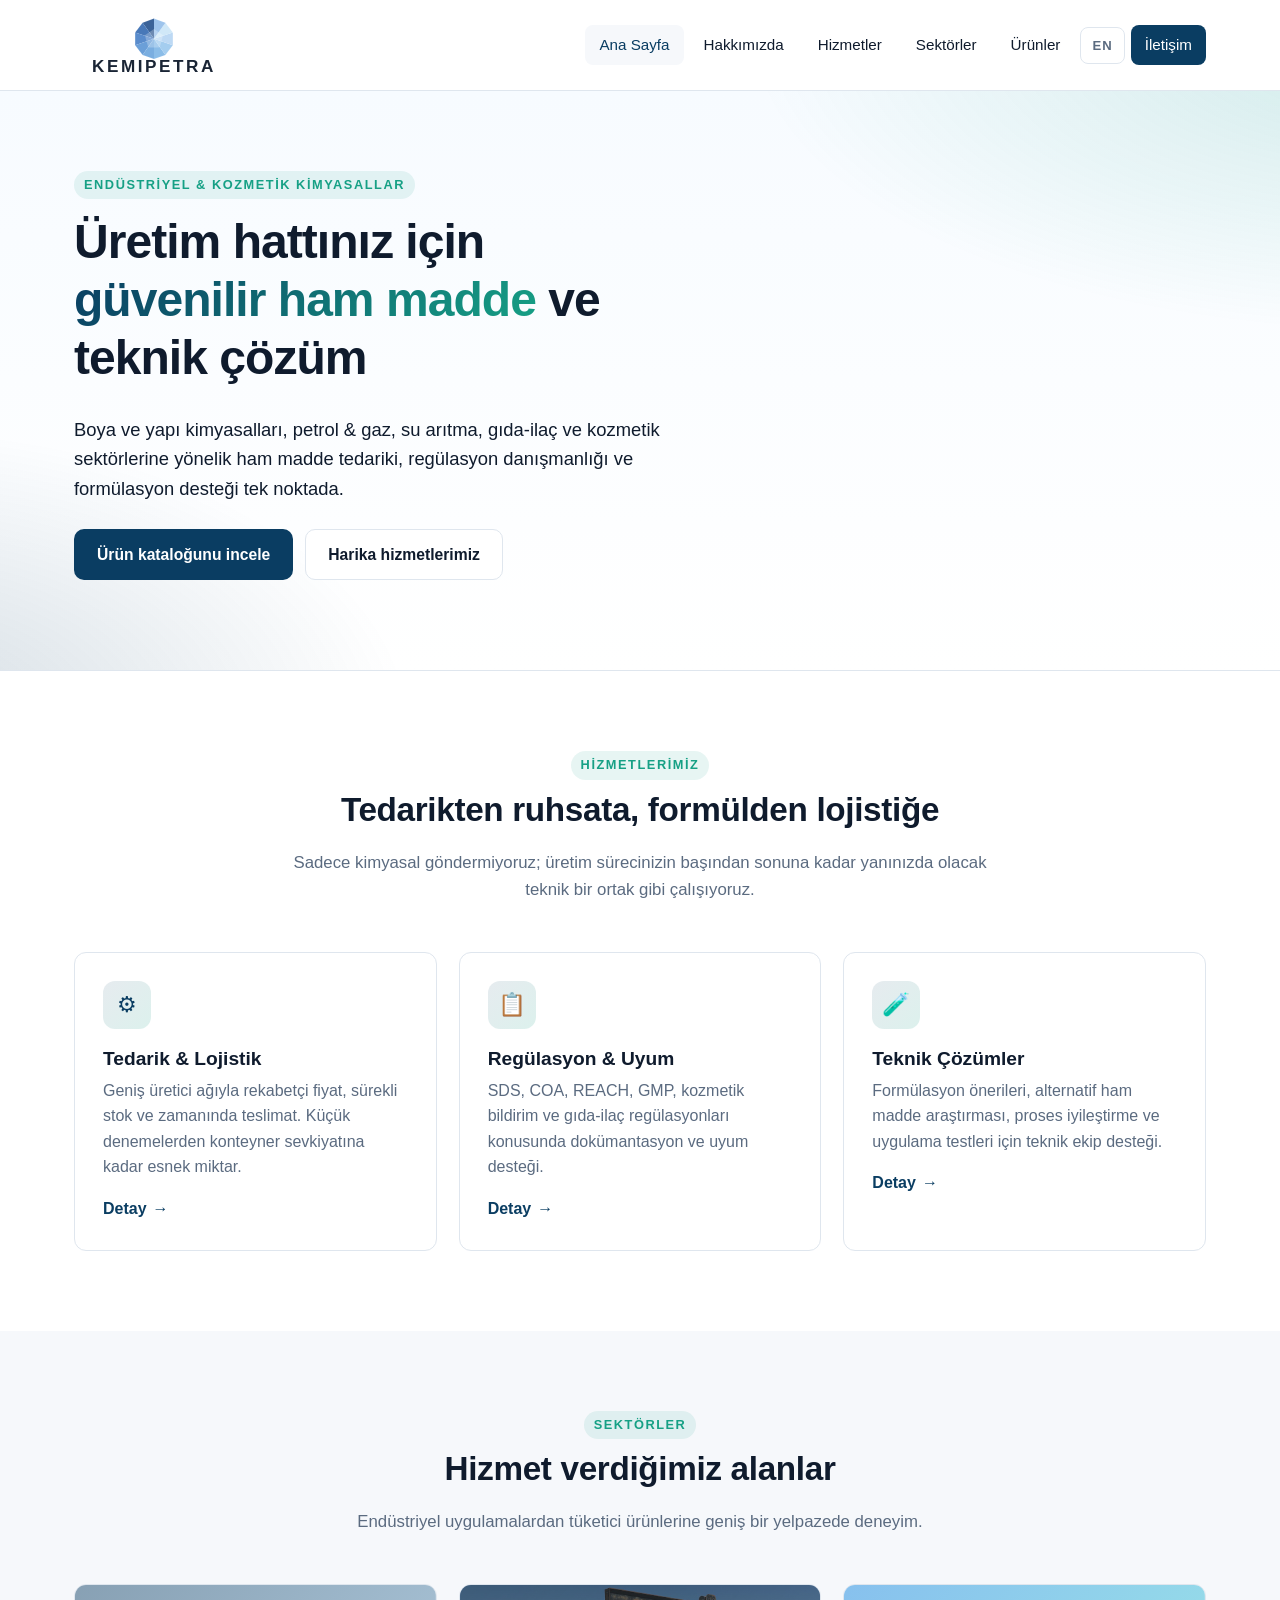
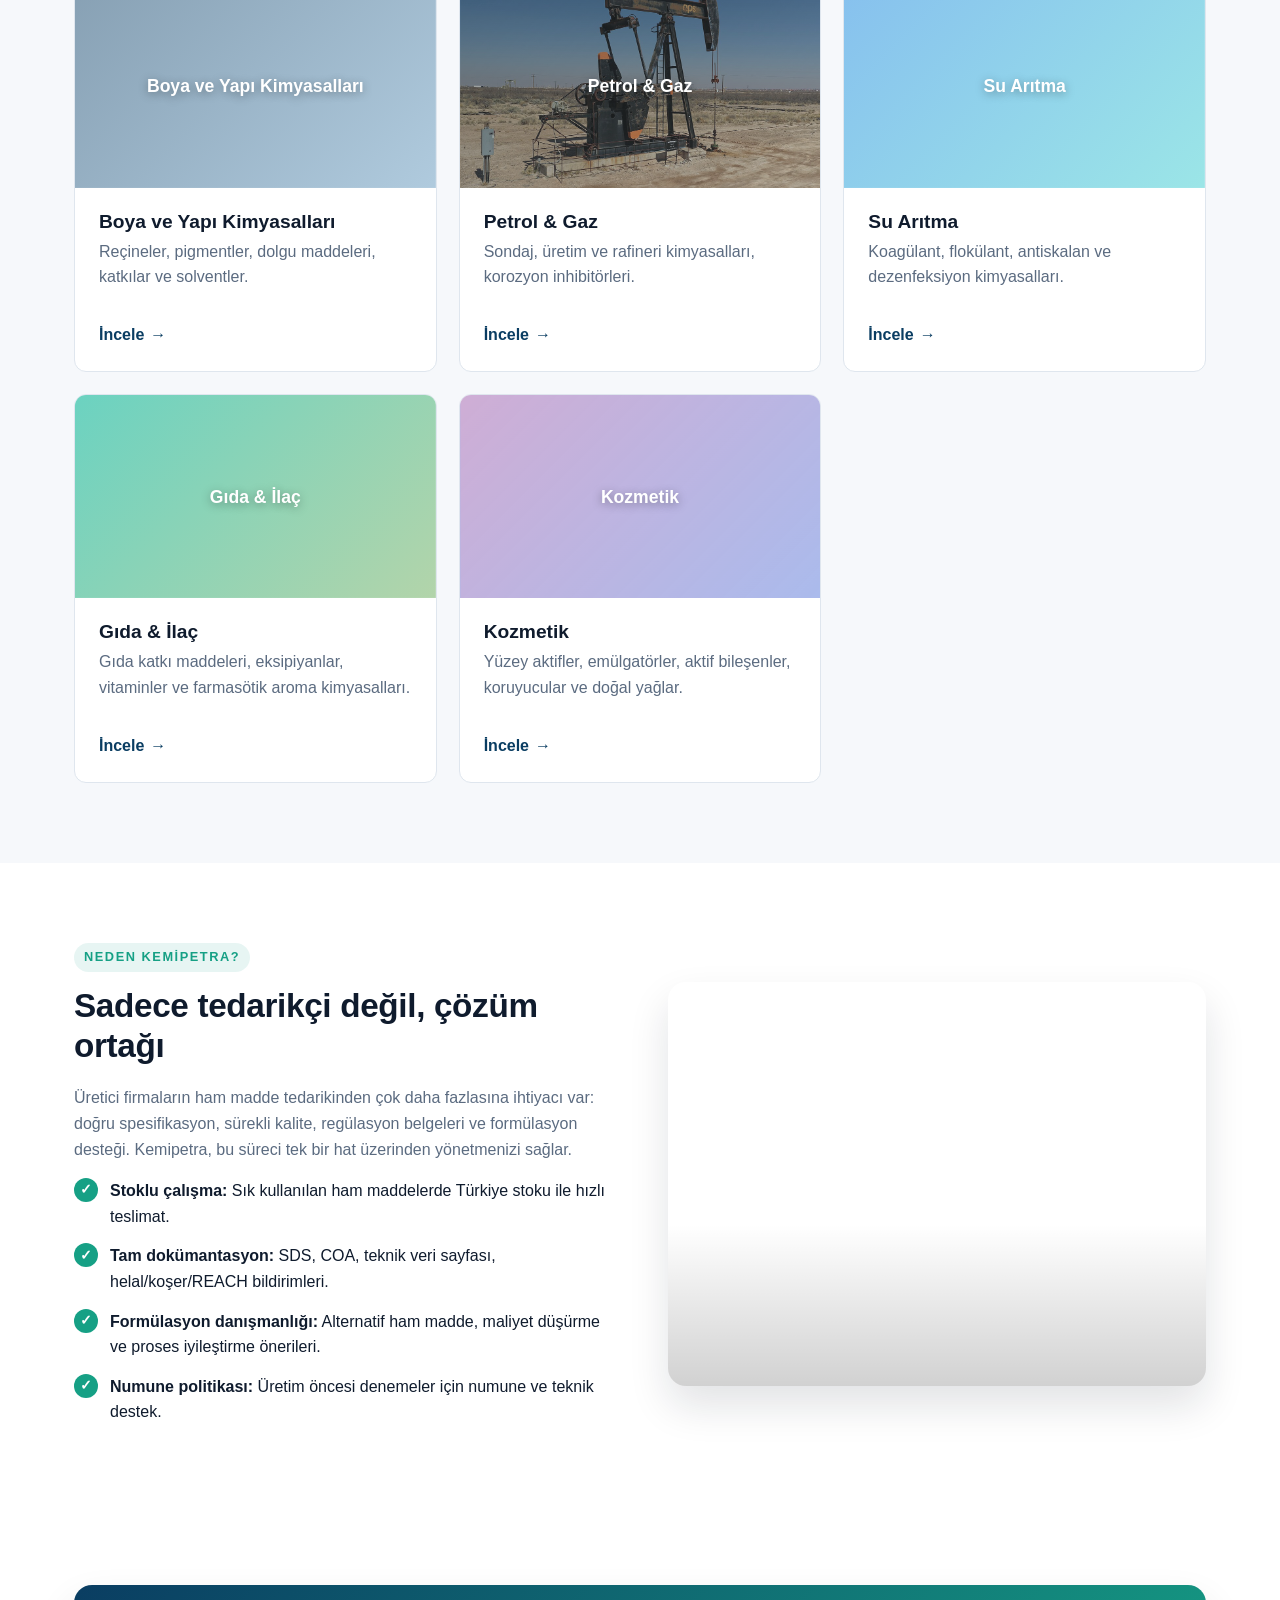
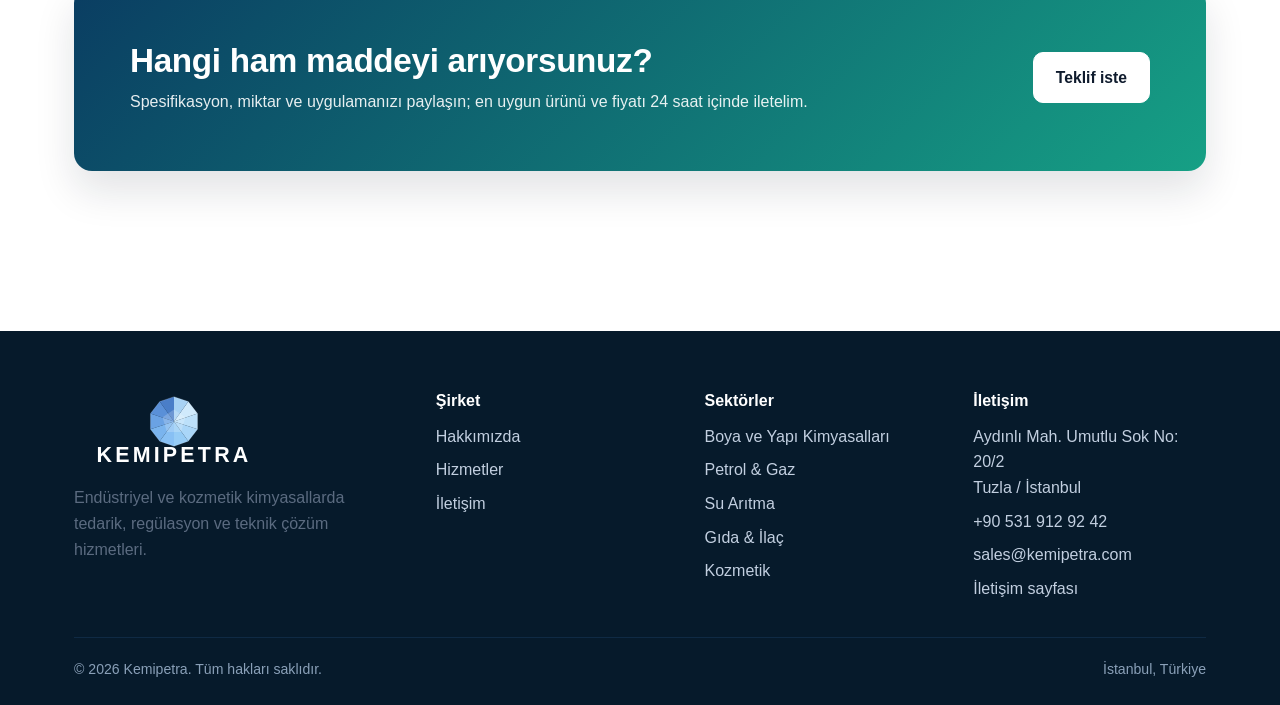
<file: index.html>
<!DOCTYPE html>
<html lang="tr">
<head>
  <meta charset="UTF-8" />
  <meta name="viewport" content="width=device-width, initial-scale=1" />
  <link rel="canonical" href="https://kemipetra.com/" />
  <title>Kemipetra — Endüstriyel ve Kozmetik Ham Madde Tedariki</title>
  <meta name="description" content="Kemipetra; kaplama, petrol & gaz, su arıtma, gıda-ilaç ve kozmetik sektörleri için ham madde tedariki, regülasyon danışmanlığı ve teknik çözümler sunar." />
  <link rel="stylesheet" href="assets/css/style.css" />
  <script type="application/ld+json">
  {
    "@context": "https://schema.org",
    "@type": ["Organization", "LocalBusiness"],
    "name": "Kemipetra",
    "url": "https://kemipetra.com",
    "description": "Endüstriyel ve kozmetik kimyasallarda ham madde tedariki, regülasyon danışmanlığı ve teknik çözüm hizmetleri. Boya, petrol-gaz, su arıtma, gıda-ilaç ve kozmetik sektörlerine 30+ ülkeden 200+ ham madde.",
    "address": {
      "@type": "PostalAddress",
      "streetAddress": "Aydınlı Mah. Umutlu Sok No: 20/2",
      "addressLocality": "Tuzla",
      "addressRegion": "İstanbul",
      "addressCountry": "TR"
    },
    "telephone": "+905319129242",
    "email": "sales@kemipetra.com",
    "areaServed": "TR",
    "knowsAbout": [
      "ham madde tedariki",
      "REACH uyumu",
      "kozmetik ham maddeleri",
      "su arıtma kimyasalları",
      "boya reçineleri",
      "petrol gaz kimyasalları",
      "gıda katkı maddeleri",
      "regülasyon danışmanlığı"
    ]
  }
  </script>
</head>
<body>

<header class="site-header">
  <div class="container nav">
    <a href="index.html" class="brand">
      <img src="logo.svg" alt="Kemipetra" class="brand-logo" style="width:160px;height:auto;max-width:none;display:block;" />
    </a>
    <button class="nav-toggle" aria-label="Menüyü aç/kapat" aria-expanded="false"><span></span></button>
    <ul class="nav-links">
      <li><a href="index.html" class="active">Ana Sayfa</a></li>
      <li><a href="hakkimizda.html">Hakkımızda</a></li>
      <li><a href="hizmetler.html">Hizmetler</a></li>
      <li><a href="sektorler.html">Sektörler</a></li>
      <li><a href="urunler.html">Ürünler</a></li>
      <li class="nav-lang"><a href="en/index.html" aria-label="English">EN</a></li>
      <li><a href="iletisim.html" class="nav-cta">İletişim</a></li>
    </ul>
  </div>
</header>

<section class="hero">
  <div class="container hero-grid">
    <div>
      <span class="eyebrow">Endüstriyel &amp; Kozmetik Kimyasallar</span>
      <h1>Üretim hattınız için <strong>güvenilir ham madde</strong> ve teknik çözüm</h1>
      <p class="lead">Boya ve yapı kimyasalları, petrol &amp; gaz, su arıtma, gıda-ilaç ve kozmetik sektörlerine yönelik ham madde tedariki, regülasyon danışmanlığı ve formülasyon desteği tek noktada.</p>
      <div class="hero-cta">
        <a href="urunler.html" class="btn btn-primary">Ürün kataloğunu incele</a>
        <a href="hizmetler.html" class="btn btn-outline">Harika hizmetlerimiz</a>
      </div>
    </div>
    <div class="hero-visual" aria-hidden="true">
      <div class="badges">
        <div class="badge"><div class="num">5</div><div class="lbl">Sektör</div></div>
        <div class="badge"><div class="num">200+</div><div class="lbl">Ham madde</div></div>
        <div class="badge"><div class="num">30+</div><div class="lbl">Tedarikçi ülke</div></div>
        <div class="badge"><div class="num">7/24</div><div class="lbl">Teknik destek</div></div>
      </div>
    </div>
  </div>
</section>

<section class="section">
  <div class="container">
    <div class="section-head">
      <span class="eyebrow">Hizmetlerimiz</span>
      <h2>Tedarikten ruhsata, formülden lojistiğe</h2>
      <p>Sadece kimyasal göndermiyoruz; üretim sürecinizin başından sonuna kadar yanınızda olacak teknik bir ortak gibi çalışıyoruz.</p>
    </div>
    <div class="grid cols-3">
      <article class="card">
        <div class="icon">⚙</div>
        <h3>Tedarik &amp; Lojistik</h3>
        <p>Geniş üretici ağıyla rekabetçi fiyat, sürekli stok ve zamanında teslimat. Küçük denemelerden konteyner sevkiyatına kadar esnek miktar.</p>
        <a class="card-link" href="hizmetler.html#tedarik">Detay</a>
      </article>
      <article class="card">
        <div class="icon">📋</div>
        <h3>Regülasyon &amp; Uyum</h3>
        <p>SDS, COA, REACH, GMP, kozmetik bildirim ve gıda-ilaç regülasyonları konusunda dokümantasyon ve uyum desteği.</p>
        <a class="card-link" href="hizmetler.html#regulasyon">Detay</a>
      </article>
      <article class="card">
        <div class="icon">🧪</div>
        <h3>Teknik Çözümler</h3>
        <p>Formülasyon önerileri, alternatif ham madde araştırması, proses iyileştirme ve uygulama testleri için teknik ekip desteği.</p>
        <a class="card-link" href="hizmetler.html#teknik">Detay</a>
      </article>
    </div>
  </div>
</section>

<section class="section alt">
  <div class="container">
    <div class="section-head">
      <span class="eyebrow">Sektörler</span>
      <h2>Hizmet verdiğimiz alanlar</h2>
      <p>Endüstriyel uygulamalardan tüketici ürünlerine geniş bir yelpazede deneyim.</p>
    </div>
    <div class="grid cols-3">
      <article class="tile">
        <div class="tile-banner coating">Boya ve Yapı Kimyasalları</div>
        <div class="tile-body">
          <h3>Boya ve Yapı Kimyasalları</h3>
          <p>Reçineler, pigmentler, dolgu maddeleri, katkılar ve solventler.</p>
          <a class="card-link" href="sektorler.html#kaplama">İncele</a>
        </div>
      </article>
      <article class="tile">
        <div class="tile-banner oil">Petrol &amp; Gaz</div>
        <div class="tile-body">
          <h3>Petrol &amp; Gaz</h3>
          <p>Sondaj, üretim ve rafineri kimyasalları, korozyon inhibitörleri.</p>
          <a class="card-link" href="sektorler.html#petrol">İncele</a>
        </div>
      </article>
      <article class="tile">
        <div class="tile-banner water">Su Arıtma</div>
        <div class="tile-body">
          <h3>Su Arıtma</h3>
          <p>Koagülant, flokülant, antiskalan ve dezenfeksiyon kimyasalları.</p>
          <a class="card-link" href="sektorler.html#su">İncele</a>
        </div>
      </article>
      <article class="tile">
        <div class="tile-banner food">Gıda &amp; İlaç</div>
        <div class="tile-body">
          <h3>Gıda &amp; İlaç</h3>
          <p>Gıda katkı maddeleri, eksipiyanlar, vitaminler ve farmasötik aroma kimyasalları.</p>
          <a class="card-link" href="sektorler.html#gida">İncele</a>
        </div>
      </article>
      <article class="tile">
        <div class="tile-banner cosmetic">Kozmetik</div>
        <div class="tile-body">
          <h3>Kozmetik</h3>
          <p>Yüzey aktifler, emülgatörler, aktif bileşenler, koruyucular ve doğal yağlar.</p>
          <a class="card-link" href="sektorler.html#kozmetik">İncele</a>
        </div>
      </article>
    </div>
  </div>
</section>

<section class="section">
  <div class="container two-col">
    <div>
      <span class="eyebrow">Neden Kemipetra?</span>
      <h2>Sadece tedarikçi değil, çözüm ortağı</h2>
      <p>Üretici firmaların ham madde tedarikinden çok daha fazlasına ihtiyacı var: doğru spesifikasyon, sürekli kalite, regülasyon belgeleri ve formülasyon desteği. Kemipetra, bu süreci tek bir hat üzerinden yönetmenizi sağlar.</p>
      <ul class="feature-list">
        <li><span class="check">✓</span><div><strong>Stoklu çalışma:</strong> Sık kullanılan ham maddelerde Türkiye stoku ile hızlı teslimat.</div></li>
        <li><span class="check">✓</span><div><strong>Tam dokümantasyon:</strong> SDS, COA, teknik veri sayfası, helal/koşer/REACH bildirimleri.</div></li>
        <li><span class="check">✓</span><div><strong>Formülasyon danışmanlığı:</strong> Alternatif ham madde, maliyet düşürme ve proses iyileştirme önerileri.</div></li>
        <li><span class="check">✓</span><div><strong>Numune politikası:</strong> Üretim öncesi denemeler için numune ve teknik destek.</div></li>
      </ul>
    </div>
    <div class="image-block lab" aria-hidden="true"></div>
  </div>
</section>

<section class="section">
  <div class="container">
    <div class="cta-banner">
      <div>
        <h2>Hangi ham maddeyi arıyorsunuz?</h2>
        <p>Spesifikasyon, miktar ve uygulamanızı paylaşın; en uygun ürünü ve fiyatı 24 saat içinde iletelim.</p>
      </div>
      <a href="iletisim.html" class="btn btn-outline">Teklif iste</a>
    </div>
  </div>
</section>

<footer class="site-footer">
  <div class="container">
    <div class="footer-grid">
      <div>
        <a href="index.html"><img src="logo-light.svg" alt="Kemipetra" class="footer-logo" /></a>
        <p>Endüstriyel ve kozmetik kimyasallarda tedarik, regülasyon ve teknik çözüm hizmetleri.</p>
      </div>
      <div>
        <h4>Şirket</h4>
        <ul>
          <li><a href="hakkimizda.html">Hakkımızda</a></li>
          <li><a href="hizmetler.html">Hizmetler</a></li>
          <li><a href="iletisim.html">İletişim</a></li>
        </ul>
      </div>
      <div>
        <h4>Sektörler</h4>
        <ul>
          <li><a href="sektorler.html#kaplama">Boya ve Yapı Kimyasalları</a></li>
          <li><a href="sektorler.html#petrol">Petrol &amp; Gaz</a></li>
          <li><a href="sektorler.html#su">Su Arıtma</a></li>
          <li><a href="sektorler.html#gida">Gıda &amp; İlaç</a></li>
          <li><a href="sektorler.html#kozmetik">Kozmetik</a></li>
        </ul>
      </div>
      <div>
        <h4>İletişim</h4>
        <ul>
          <li>Aydınlı Mah. Umutlu Sok No: 20/2<br/>Tuzla / İstanbul</li>
          <li><a href="tel:+905319129242">+90 531 912 92 42</a></li>
          <li><a href="mailto:sales@kemipetra.com">sales@kemipetra.com</a></li>
          <li><a href="iletisim.html">İletişim sayfası</a></li>
        </ul>
      </div>
    </div>
    <div class="footer-bottom">
      <span>&copy; <span id="year">2026</span> Kemipetra. Tüm hakları saklıdır.</span>
      <span>İstanbul, Türkiye</span>
    </div>
  </div>
</footer>

<script src="assets/js/main.js"></script>
</body>
</html>
</file>
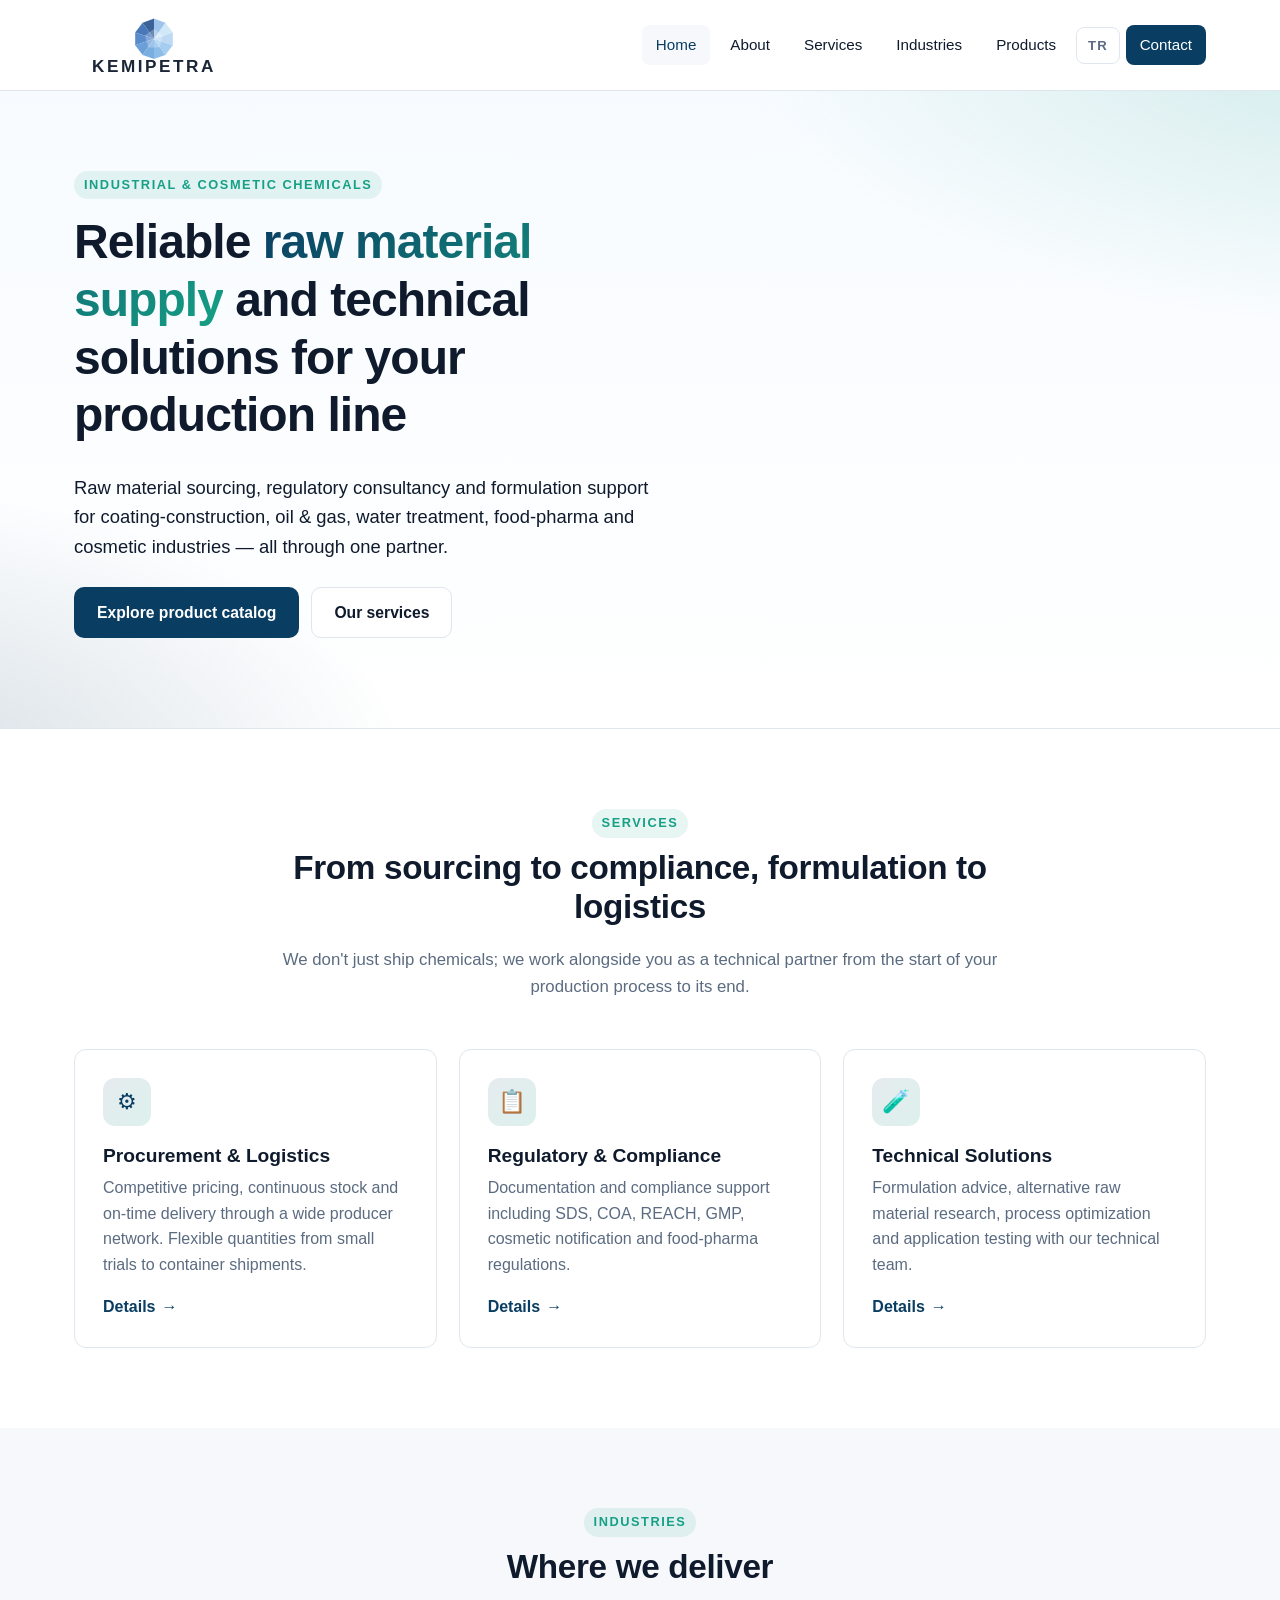
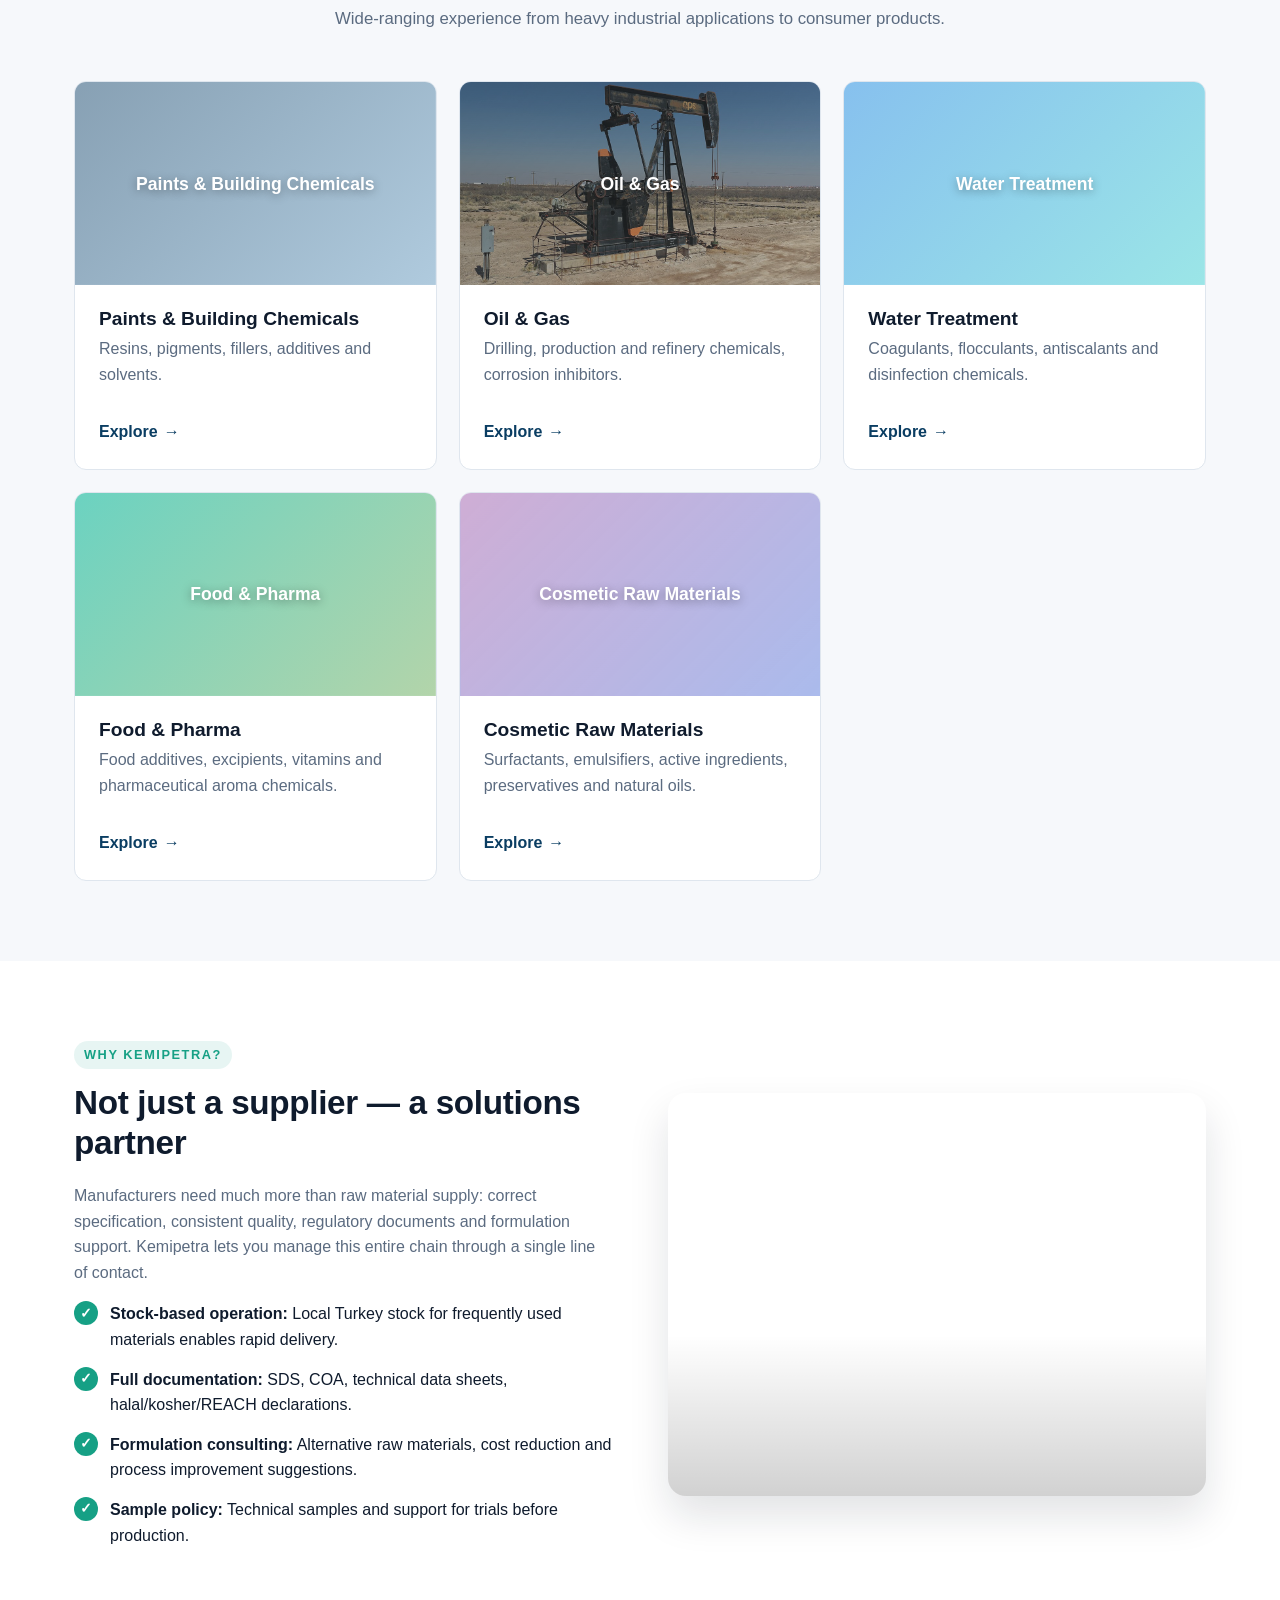
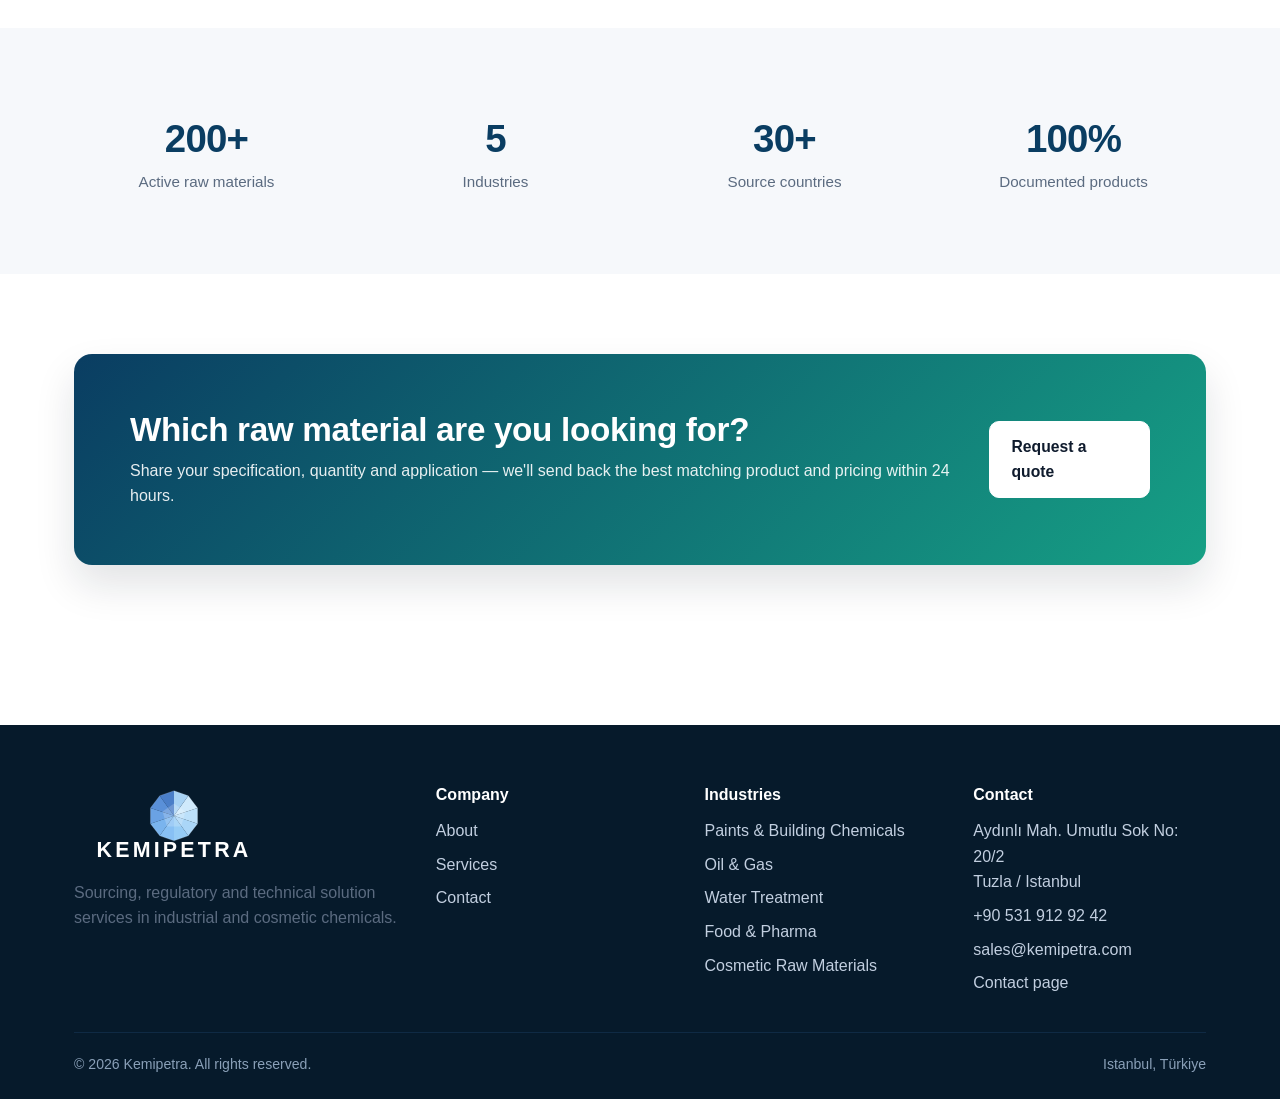
<file: en/index.html>
<!DOCTYPE html>
<html lang="en">
<head>
  <meta charset="UTF-8" />
  <meta name="viewport" content="width=device-width, initial-scale=1" />
  <link rel="canonical" href="https://kemipetra.com/en/" />
  <title>Kemipetra — Industrial &amp; Cosmetic Raw Materials</title>
  <meta name="description" content="Kemipetra supplies raw materials, regulatory consulting and technical solutions for coating, oil &amp; gas, water treatment, food-pharma and cosmetic industries." />
  <link rel="stylesheet" href="../assets/css/style.css" />
  <script type="application/ld+json">
  {
    "@context": "https://schema.org",
    "@type": ["Organization", "LocalBusiness"],
    "name": "Kemipetra",
    "url": "https://kemipetra.com",
    "description": "Raw material sourcing, regulatory consulting and technical solutions for industrial and cosmetic chemical industries. Serving paints, oil & gas, water treatment, food-pharma and cosmetics sectors with 200+ materials from 30+ countries.",
    "address": {
      "@type": "PostalAddress",
      "streetAddress": "Aydınlı Mah. Umutlu Sok No: 20/2",
      "addressLocality": "Tuzla",
      "addressRegion": "İstanbul",
      "addressCountry": "TR"
    },
    "telephone": "+905319129242",
    "email": "sales@kemipetra.com",
    "areaServed": ["TR", "EU"],
    "knowsAbout": [
      "raw material sourcing",
      "REACH compliance",
      "cosmetic raw materials",
      "water treatment chemicals",
      "paint resins",
      "oil gas chemicals",
      "food additives",
      "regulatory consulting"
    ]
  }
  </script>
</head>
<body>

<header class="site-header">
  <div class="container nav">
    <a href="index.html" class="brand">
      <img src="../logo.svg" alt="Kemipetra" class="brand-logo" style="width:160px;height:auto;max-width:none;display:block;" />
    </a>
    <button class="nav-toggle" aria-label="Toggle menu" aria-expanded="false"><span></span></button>
    <ul class="nav-links">
      <li><a href="index.html" class="active">Home</a></li>
      <li><a href="about.html">About</a></li>
      <li><a href="services.html">Services</a></li>
      <li><a href="industries.html">Industries</a></li>
      <li><a href="products.html">Products</a></li>
      <li class="nav-lang"><a href="../index.html" aria-label="Türkçe">TR</a></li>
      <li><a href="contact.html" class="nav-cta">Contact</a></li>
    </ul>
  </div>
</header>

<section class="hero">
  <div class="container hero-grid">
    <div>
      <span class="eyebrow">Industrial &amp; Cosmetic Chemicals</span>
      <h1>Reliable <strong>raw material supply</strong> and technical solutions for your production line</h1>
      <p class="lead">Raw material sourcing, regulatory consultancy and formulation support for coating-construction, oil &amp; gas, water treatment, food-pharma and cosmetic industries — all through one partner.</p>
      <div class="hero-cta">
        <a href="products.html" class="btn btn-primary">Explore product catalog</a>
        <a href="services.html" class="btn btn-outline">Our services</a>
      </div>
    </div>
    <div class="hero-visual" aria-hidden="true">
      <div class="badges">
        <div class="badge"><div class="num">5</div><div class="lbl">Industries</div></div>
        <div class="badge"><div class="num">200+</div><div class="lbl">Raw materials</div></div>
        <div class="badge"><div class="num">30+</div><div class="lbl">Source countries</div></div>
        <div class="badge"><div class="num">24/7</div><div class="lbl">Technical support</div></div>
      </div>
    </div>
  </div>
</section>

<section class="section">
  <div class="container">
    <div class="section-head">
      <span class="eyebrow">Services</span>
      <h2>From sourcing to compliance, formulation to logistics</h2>
      <p>We don't just ship chemicals; we work alongside you as a technical partner from the start of your production process to its end.</p>
    </div>
    <div class="grid cols-3">
      <article class="card">
        <div class="icon">⚙</div>
        <h3>Procurement &amp; Logistics</h3>
        <p>Competitive pricing, continuous stock and on-time delivery through a wide producer network. Flexible quantities from small trials to container shipments.</p>
        <a class="card-link" href="services.html#procurement">Details</a>
      </article>
      <article class="card">
        <div class="icon">📋</div>
        <h3>Regulatory &amp; Compliance</h3>
        <p>Documentation and compliance support including SDS, COA, REACH, GMP, cosmetic notification and food-pharma regulations.</p>
        <a class="card-link" href="services.html#regulatory">Details</a>
      </article>
      <article class="card">
        <div class="icon">🧪</div>
        <h3>Technical Solutions</h3>
        <p>Formulation advice, alternative raw material research, process optimization and application testing with our technical team.</p>
        <a class="card-link" href="services.html#technical">Details</a>
      </article>
    </div>
  </div>
</section>

<section class="section alt">
  <div class="container">
    <div class="section-head">
      <span class="eyebrow">Industries</span>
      <h2>Where we deliver</h2>
      <p>Wide-ranging experience from heavy industrial applications to consumer products.</p>
    </div>
    <div class="grid cols-3">
      <article class="tile">
        <div class="tile-banner coating">Paints &amp; Building Chemicals</div>
        <div class="tile-body">
          <h3>Paints &amp; Building Chemicals</h3>
          <p>Resins, pigments, fillers, additives and solvents.</p>
          <a class="card-link" href="industries.html#coating">Explore</a>
        </div>
      </article>
      <article class="tile">
        <div class="tile-banner oil">Oil &amp; Gas</div>
        <div class="tile-body">
          <h3>Oil &amp; Gas</h3>
          <p>Drilling, production and refinery chemicals, corrosion inhibitors.</p>
          <a class="card-link" href="industries.html#oil-gas">Explore</a>
        </div>
      </article>
      <article class="tile">
        <div class="tile-banner water">Water Treatment</div>
        <div class="tile-body">
          <h3>Water Treatment</h3>
          <p>Coagulants, flocculants, antiscalants and disinfection chemicals.</p>
          <a class="card-link" href="industries.html#water">Explore</a>
        </div>
      </article>
      <article class="tile">
        <div class="tile-banner food">Food &amp; Pharma</div>
        <div class="tile-body">
          <h3>Food &amp; Pharma</h3>
          <p>Food additives, excipients, vitamins and pharmaceutical aroma chemicals.</p>
          <a class="card-link" href="industries.html#food-pharma">Explore</a>
        </div>
      </article>
      <article class="tile">
        <div class="tile-banner cosmetic">Cosmetic Raw Materials</div>
        <div class="tile-body">
          <h3>Cosmetic Raw Materials</h3>
          <p>Surfactants, emulsifiers, active ingredients, preservatives and natural oils.</p>
          <a class="card-link" href="industries.html#cosmetic">Explore</a>
        </div>
      </article>
    </div>
  </div>
</section>

<section class="section">
  <div class="container two-col">
    <div>
      <span class="eyebrow">Why Kemipetra?</span>
      <h2>Not just a supplier — a solutions partner</h2>
      <p>Manufacturers need much more than raw material supply: correct specification, consistent quality, regulatory documents and formulation support. Kemipetra lets you manage this entire chain through a single line of contact.</p>
      <ul class="feature-list">
        <li><span class="check">✓</span><div><strong>Stock-based operation:</strong> Local Turkey stock for frequently used materials enables rapid delivery.</div></li>
        <li><span class="check">✓</span><div><strong>Full documentation:</strong> SDS, COA, technical data sheets, halal/kosher/REACH declarations.</div></li>
        <li><span class="check">✓</span><div><strong>Formulation consulting:</strong> Alternative raw materials, cost reduction and process improvement suggestions.</div></li>
        <li><span class="check">✓</span><div><strong>Sample policy:</strong> Technical samples and support for trials before production.</div></li>
      </ul>
    </div>
    <div class="image-block lab" aria-hidden="true"></div>
  </div>
</section>

<section class="section alt">
  <div class="container">
    <div class="stats">
      <div class="stat"><div class="num">200+</div><div class="lbl">Active raw materials</div></div>
      <div class="stat"><div class="num">5</div><div class="lbl">Industries</div></div>
      <div class="stat"><div class="num">30+</div><div class="lbl">Source countries</div></div>
      <div class="stat"><div class="num">100%</div><div class="lbl">Documented products</div></div>
    </div>
  </div>
</section>

<section class="section">
  <div class="container">
    <div class="cta-banner">
      <div>
        <h2>Which raw material are you looking for?</h2>
        <p>Share your specification, quantity and application — we'll send back the best matching product and pricing within 24 hours.</p>
      </div>
      <a href="contact.html" class="btn btn-outline">Request a quote</a>
    </div>
  </div>
</section>

<footer class="site-footer">
  <div class="container">
    <div class="footer-grid">
      <div>
        <a href="index.html"><img src="../logo-light.svg" alt="Kemipetra" class="footer-logo" /></a>
        <p>Sourcing, regulatory and technical solution services in industrial and cosmetic chemicals.</p>
      </div>
      <div>
        <h4>Company</h4>
        <ul>
          <li><a href="about.html">About</a></li>
          <li><a href="services.html">Services</a></li>
          <li><a href="contact.html">Contact</a></li>
        </ul>
      </div>
      <div>
        <h4>Industries</h4>
        <ul>
          <li><a href="industries.html#coating">Paints &amp; Building Chemicals</a></li>
          <li><a href="industries.html#oil-gas">Oil &amp; Gas</a></li>
          <li><a href="industries.html#water">Water Treatment</a></li>
          <li><a href="industries.html#food-pharma">Food &amp; Pharma</a></li>
          <li><a href="industries.html#cosmetic">Cosmetic Raw Materials</a></li>
        </ul>
      </div>
      <div>
        <h4>Contact</h4>
        <ul>
          <li>Aydınlı Mah. Umutlu Sok No: 20/2<br/>Tuzla / Istanbul</li>
          <li><a href="tel:+905319129242">+90 531 912 92 42</a></li>
          <li><a href="mailto:sales@kemipetra.com">sales@kemipetra.com</a></li>
          <li><a href="contact.html">Contact page</a></li>
        </ul>
      </div>
    </div>
    <div class="footer-bottom">
      <span>&copy; <span id="year">2026</span> Kemipetra. All rights reserved.</span>
      <span>Istanbul, Türkiye</span>
    </div>
  </div>
</footer>

<script src="../assets/js/main.js"></script>
</body>
</html>
</file>
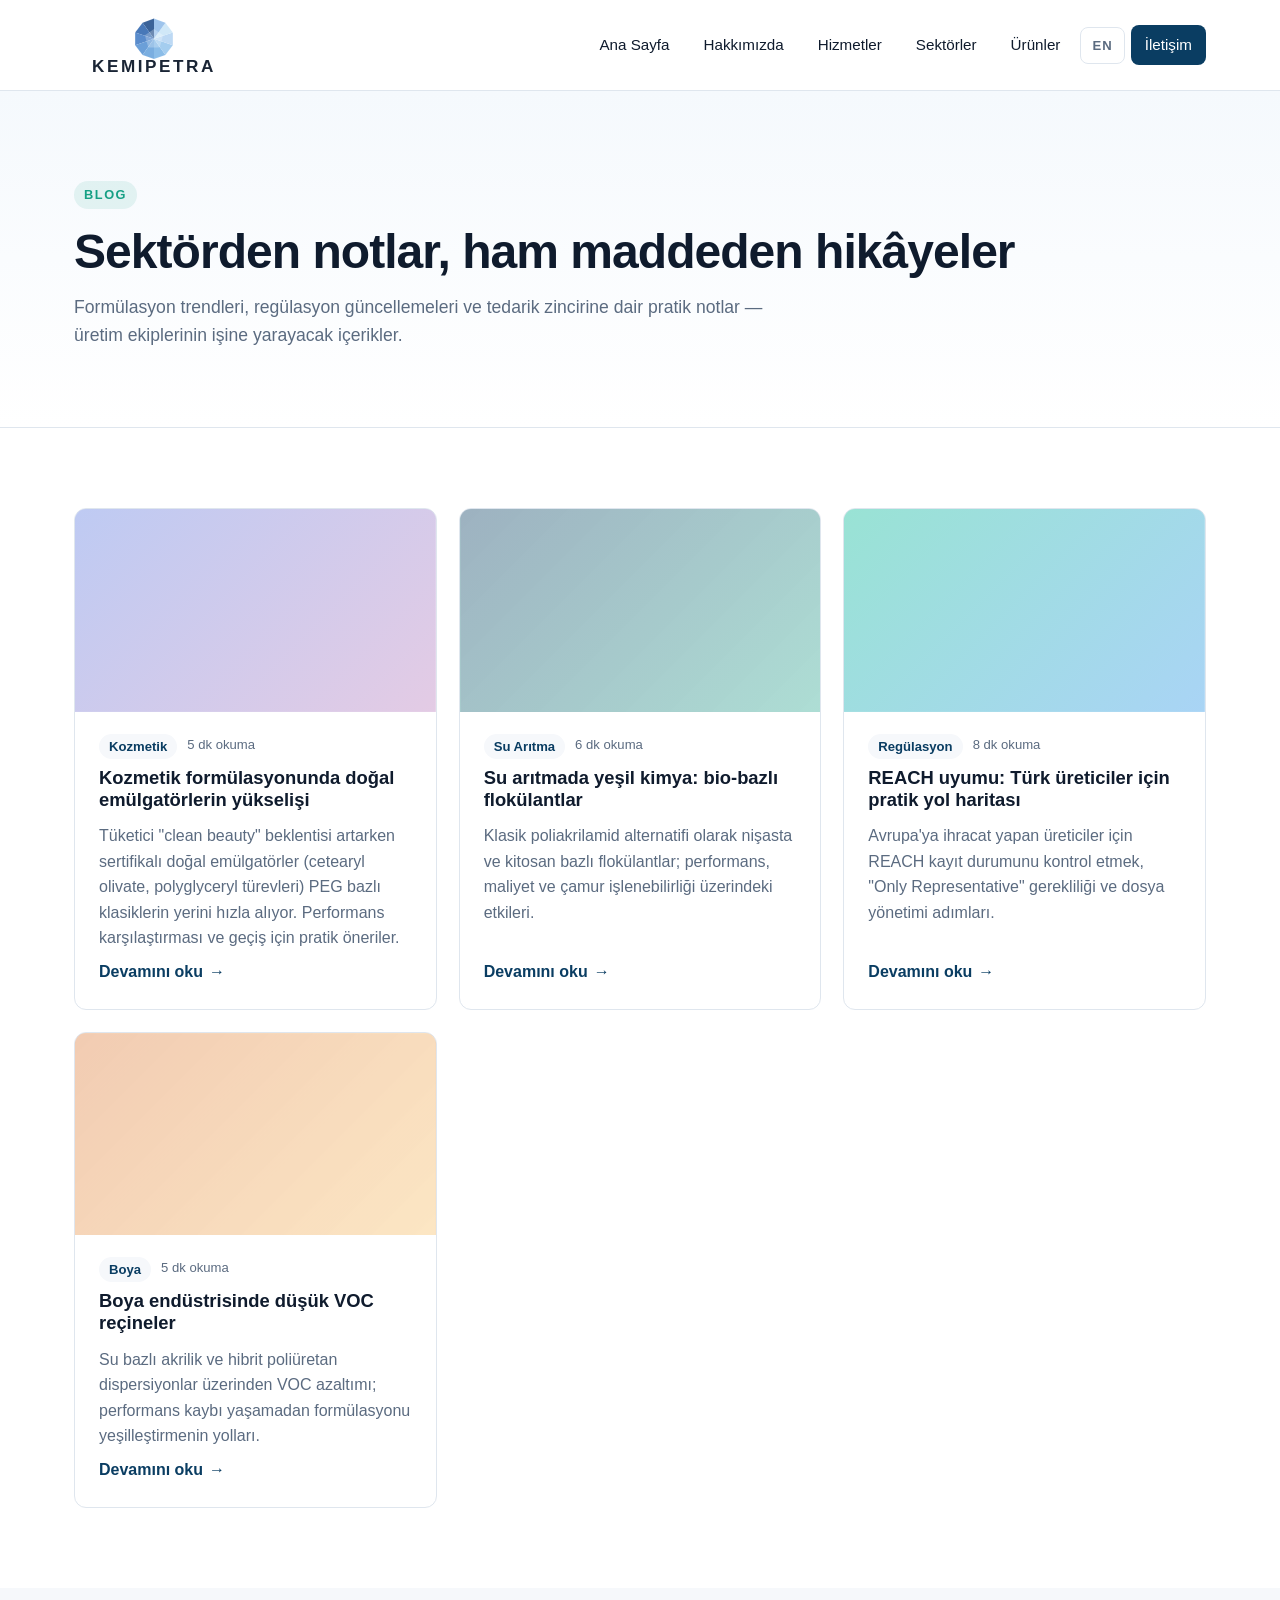
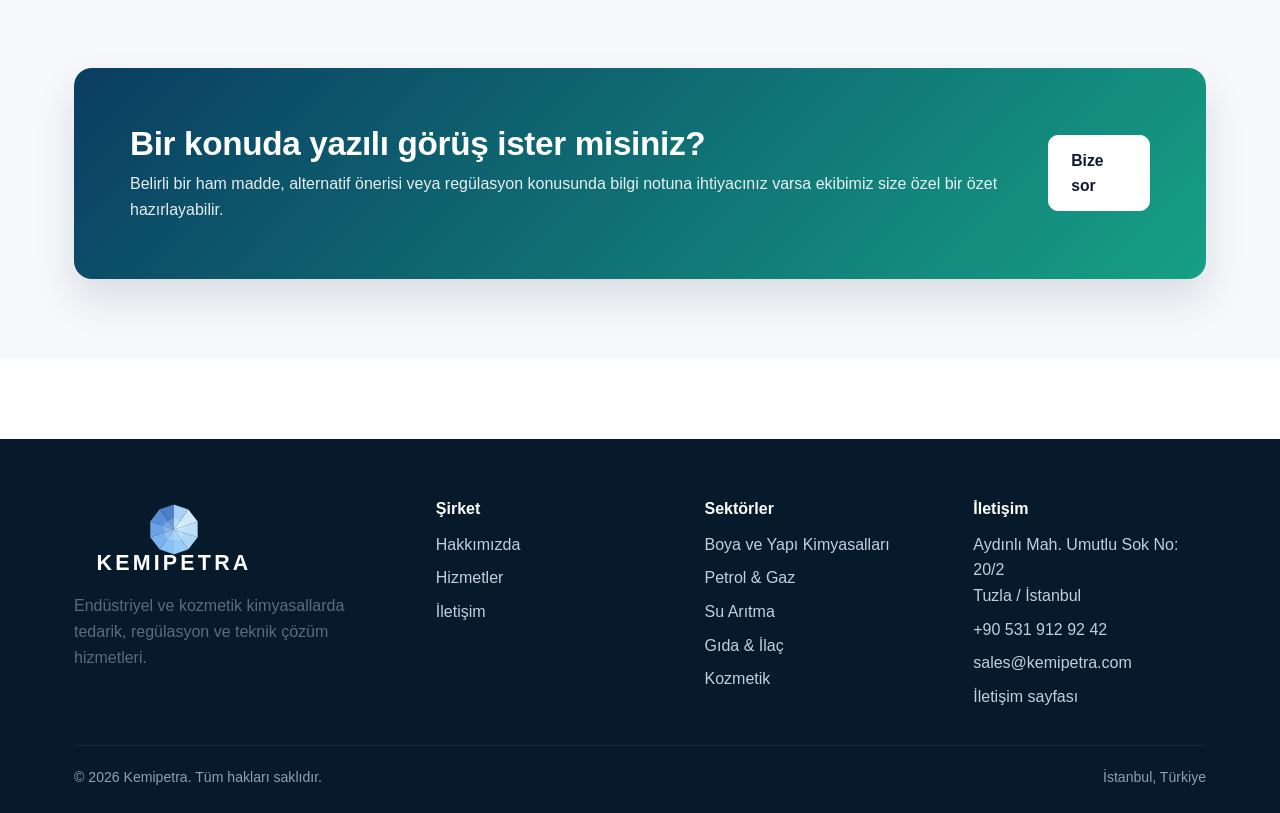
<file: blog.html>
<!DOCTYPE html>
<html lang="tr">
<head>
  <meta charset="UTF-8" />
  <meta name="viewport" content="width=device-width, initial-scale=1" />
  <link rel="canonical" href="https://kemipetra.com/blog.html" />
  <title>Blog — Kemipetra</title>
  <meta name="description" content="Kozmetik formülasyon, su arıtmada yeşil kimya, REACH uyumu, düşük VOC kaplamalar — Kemipetra blogundan sektör yazıları." />
  <link rel="stylesheet" href="assets/css/style.css" />
</head>
<body>

<header class="site-header">
  <div class="container nav">
    <a href="index.html" class="brand">
      <img src="logo.svg" alt="Kemipetra" class="brand-logo" style="width:160px;height:auto;max-width:none;display:block;" />
    </a>
    <button class="nav-toggle" aria-label="Menüyü aç/kapat" aria-expanded="false"><span></span></button>
    <ul class="nav-links">
      <li><a href="index.html">Ana Sayfa</a></li>
      <li><a href="hakkimizda.html">Hakkımızda</a></li>
      <li><a href="hizmetler.html">Hizmetler</a></li>
      <li><a href="sektorler.html">Sektörler</a></li>
      <li><a href="urunler.html">Ürünler</a></li>
      <li class="nav-lang"><a href="en/blog.html" aria-label="English">EN</a></li>
      <li><a href="iletisim.html" class="nav-cta">İletişim</a></li>
    </ul>
  </div>
</header>

<section class="page-hero">
  <div class="container">
    <span class="eyebrow">Blog</span>
    <h1>Sektörden notlar, ham maddeden hikâyeler</h1>
    <p>Formülasyon trendleri, regülasyon güncellemeleri ve tedarik zincirine dair pratik notlar — üretim ekiplerinin işine yarayacak içerikler.</p>
  </div>
</section>

<section class="section">
  <div class="container">
    <div class="grid cols-3">
      <article class="blog-card">
        <div class="blog-cover c1"></div>
        <div class="blog-body">
          <div class="blog-meta"><span class="tag">Kozmetik</span><span>5 dk okuma</span></div>
          <h3>Kozmetik formülasyonunda doğal emülgatörlerin yükselişi</h3>
          <p>Tüketici "clean beauty" beklentisi artarken sertifikalı doğal emülgatörler (cetearyl olivate, polyglyceryl türevleri) PEG bazlı klasiklerin yerini hızla alıyor. Performans karşılaştırması ve geçiş için pratik öneriler.</p>
          <a class="card-link" href="#">Devamını oku</a>
        </div>
      </article>

      <article class="blog-card">
        <div class="blog-cover c2"></div>
        <div class="blog-body">
          <div class="blog-meta"><span class="tag">Su Arıtma</span><span>6 dk okuma</span></div>
          <h3>Su arıtmada yeşil kimya: bio-bazlı flokülantlar</h3>
          <p>Klasik poliakrilamid alternatifi olarak nişasta ve kitosan bazlı flokülantlar; performans, maliyet ve çamur işlenebilirliği üzerindeki etkileri.</p>
          <a class="card-link" href="#">Devamını oku</a>
        </div>
      </article>

      <article class="blog-card">
        <div class="blog-cover c3"></div>
        <div class="blog-body">
          <div class="blog-meta"><span class="tag">Regülasyon</span><span>8 dk okuma</span></div>
          <h3>REACH uyumu: Türk üreticiler için pratik yol haritası</h3>
          <p>Avrupa'ya ihracat yapan üreticiler için REACH kayıt durumunu kontrol etmek, "Only Representative" gerekliliği ve dosya yönetimi adımları.</p>
          <a class="card-link" href="#">Devamını oku</a>
        </div>
      </article>

      <article class="blog-card">
        <div class="blog-cover c4"></div>
        <div class="blog-body">
          <div class="blog-meta"><span class="tag">Boya</span><span>5 dk okuma</span></div>
          <h3>Boya endüstrisinde düşük VOC reçineler</h3>
          <p>Su bazlı akrilik ve hibrit poliüretan dispersiyonlar üzerinden VOC azaltımı; performans kaybı yaşamadan formülasyonu yeşilleştirmenin yolları.</p>
          <a class="card-link" href="#">Devamını oku</a>
        </div>
      </article>
    </div>
  </div>
</section>

<section class="section alt">
  <div class="container">
    <div class="cta-banner">
      <div>
        <h2>Bir konuda yazılı görüş ister misiniz?</h2>
        <p>Belirli bir ham madde, alternatif önerisi veya regülasyon konusunda bilgi notuna ihtiyacınız varsa ekibimiz size özel bir özet hazırlayabilir.</p>
      </div>
      <a href="iletisim.html" class="btn btn-outline">Bize sor</a>
    </div>
  </div>
</section>

<footer class="site-footer">
  <div class="container">
    <div class="footer-grid">
      <div>
        <a href="index.html"><img src="logo-light.svg" alt="Kemipetra" class="footer-logo" /></a>
        <p>Endüstriyel ve kozmetik kimyasallarda tedarik, regülasyon ve teknik çözüm hizmetleri.</p>
      </div>
      <div>
        <h4>Şirket</h4>
        <ul>
          <li><a href="hakkimizda.html">Hakkımızda</a></li>
          <li><a href="hizmetler.html">Hizmetler</a></li>
          <li><a href="iletisim.html">İletişim</a></li>
        </ul>
      </div>
      <div>
        <h4>Sektörler</h4>
        <ul>
          <li><a href="sektorler.html#kaplama">Boya ve Yapı Kimyasalları</a></li>
          <li><a href="sektorler.html#petrol">Petrol &amp; Gaz</a></li>
          <li><a href="sektorler.html#su">Su Arıtma</a></li>
          <li><a href="sektorler.html#gida">Gıda &amp; İlaç</a></li>
          <li><a href="sektorler.html#kozmetik">Kozmetik</a></li>
        </ul>
      </div>
      <div>
        <h4>İletişim</h4>
        <ul>
          <li>Aydınlı Mah. Umutlu Sok No: 20/2<br/>Tuzla / İstanbul</li>
          <li><a href="tel:+905319129242">+90 531 912 92 42</a></li>
          <li><a href="mailto:sales@kemipetra.com">sales@kemipetra.com</a></li>
          <li><a href="iletisim.html">İletişim sayfası</a></li>
        </ul>
      </div>
    </div>
    <div class="footer-bottom">
      <span>&copy; <span id="year">2026</span> Kemipetra. Tüm hakları saklıdır.</span>
      <span>İstanbul, Türkiye</span>
    </div>
  </div>
</footer>

<script src="assets/js/main.js"></script>
</body>
</html>
</file>
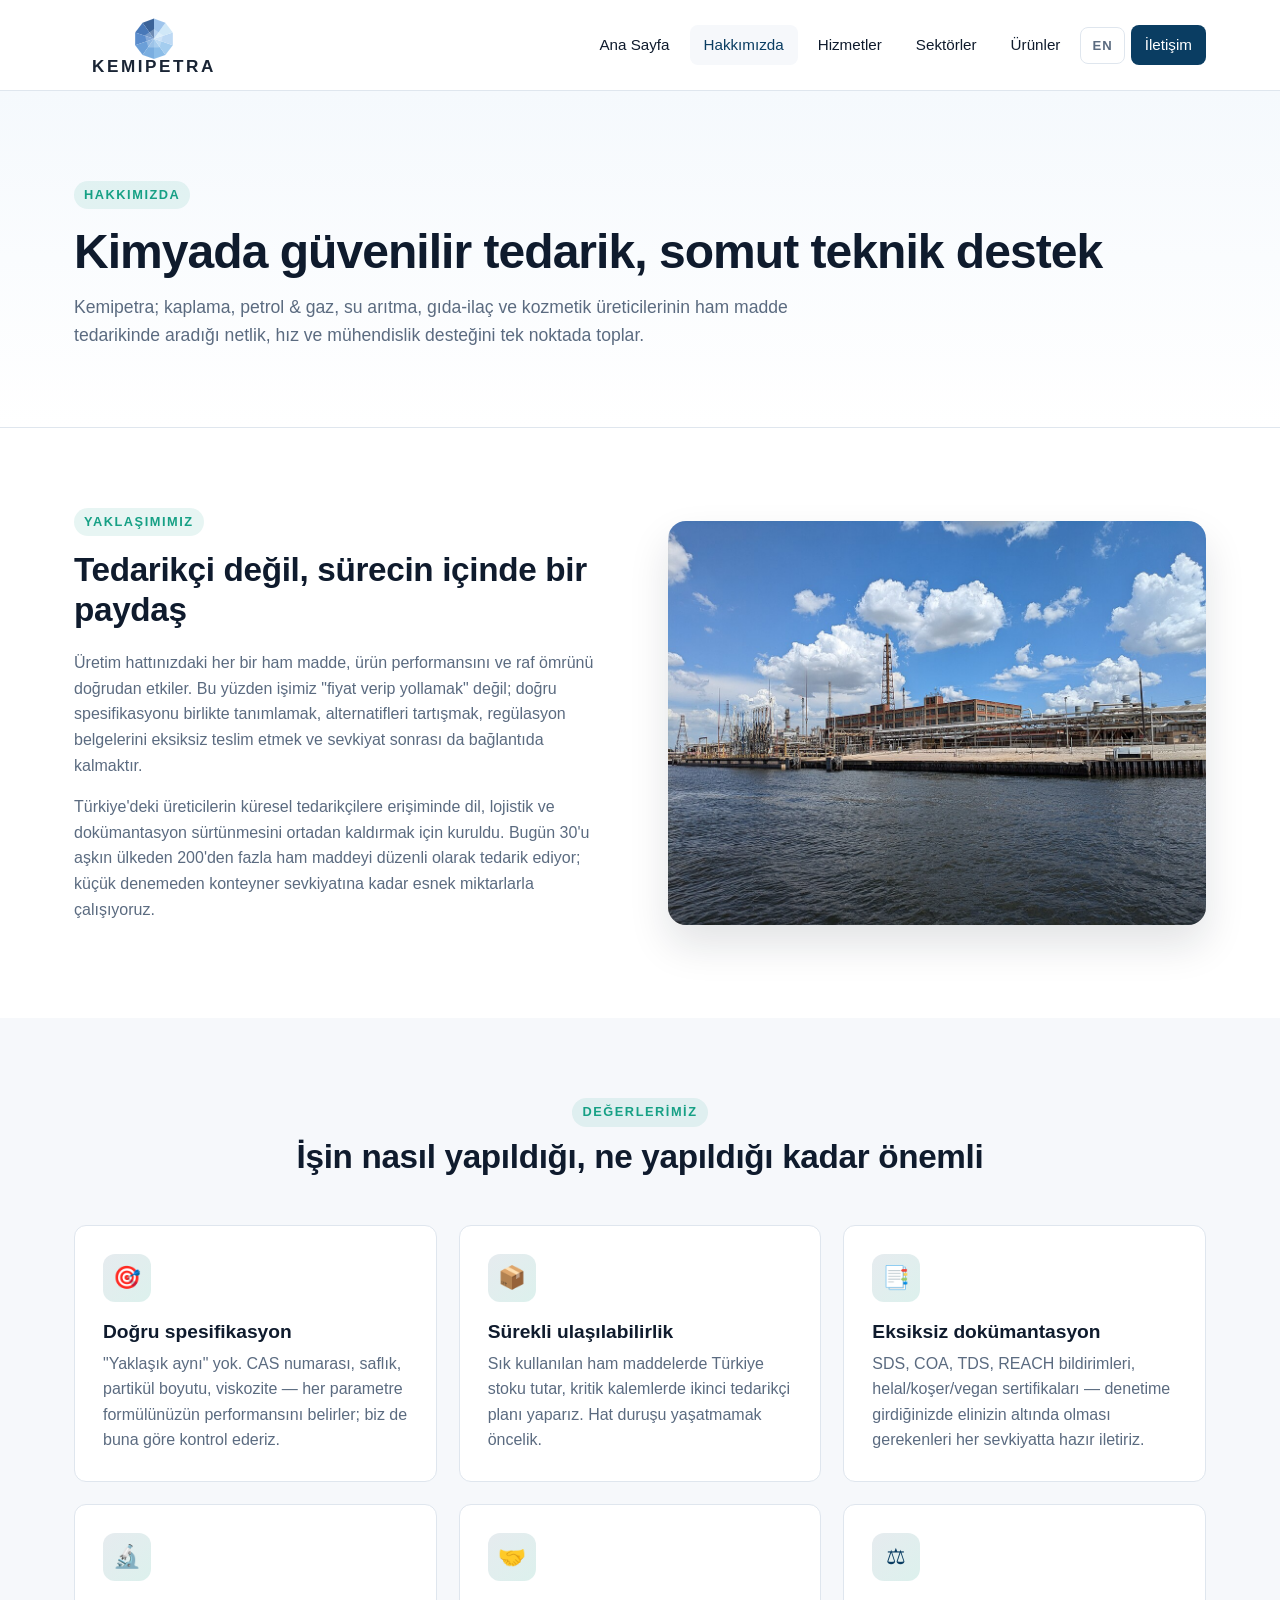
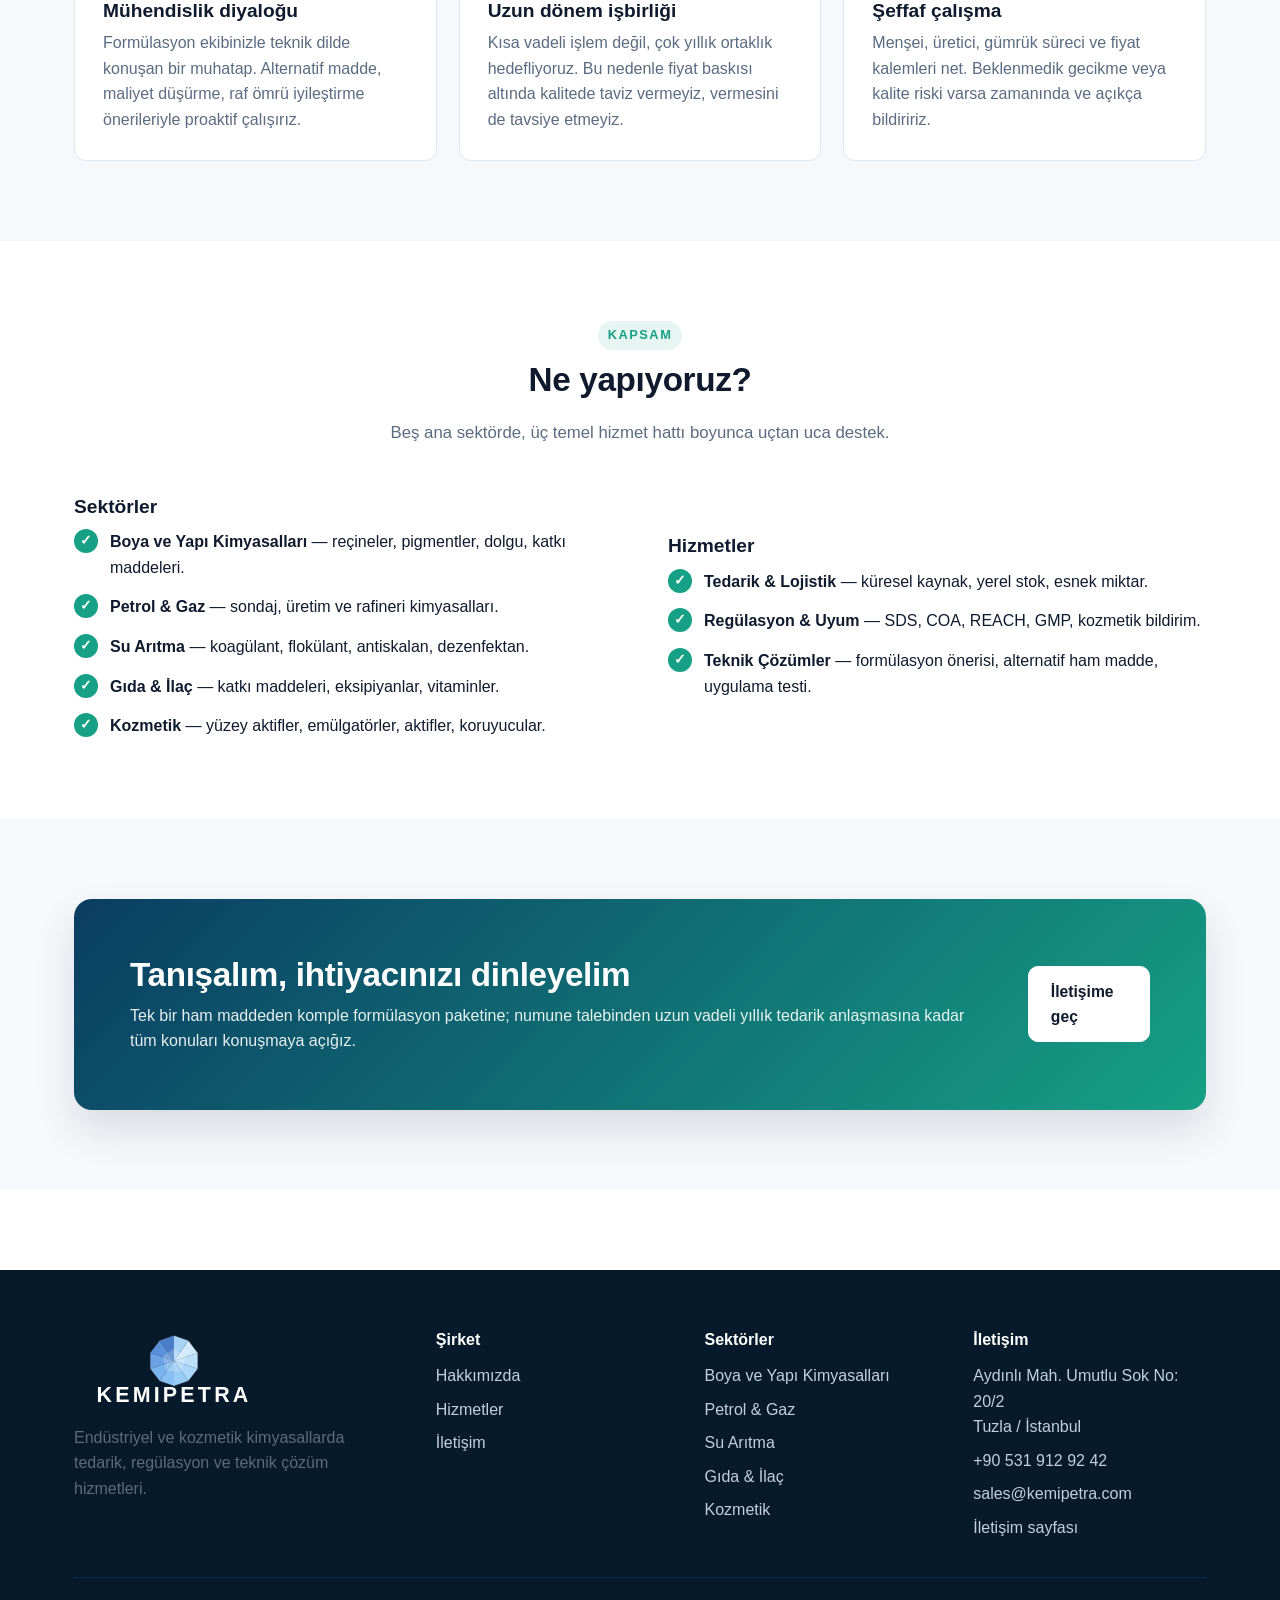
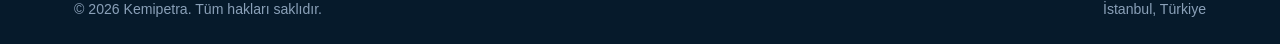
<file: hakkimizda.html>
<!DOCTYPE html>
<html lang="tr">
<head>
  <meta charset="UTF-8" />
  <meta name="viewport" content="width=device-width, initial-scale=1" />
  <link rel="canonical" href="https://kemipetra.com/hakkimizda.html" />
  <title>Hakkımızda — Kemipetra</title>
  <meta name="description" content="Kemipetra; endüstriyel ve kozmetik ham madde tedarikinde, regülasyon süreçlerinde ve teknik çözümlerde uzman bir çözüm ortağıdır." />
  <link rel="stylesheet" href="assets/css/style.css" />
</head>
<body>

<header class="site-header">
  <div class="container nav">
    <a href="index.html" class="brand">
      <img src="logo.svg" alt="Kemipetra" class="brand-logo" style="width:160px;height:auto;max-width:none;display:block;" />
    </a>
    <button class="nav-toggle" aria-label="Menüyü aç/kapat" aria-expanded="false"><span></span></button>
    <ul class="nav-links">
      <li><a href="index.html">Ana Sayfa</a></li>
      <li><a href="hakkimizda.html" class="active">Hakkımızda</a></li>
      <li><a href="hizmetler.html">Hizmetler</a></li>
      <li><a href="sektorler.html">Sektörler</a></li>
      <li><a href="urunler.html">Ürünler</a></li>
      <li class="nav-lang"><a href="en/about.html" aria-label="English">EN</a></li>
      <li><a href="iletisim.html" class="nav-cta">İletişim</a></li>
    </ul>
  </div>
</header>

<section class="page-hero">
  <div class="container">
    <span class="eyebrow">Hakkımızda</span>
    <h1>Kimyada güvenilir tedarik, somut teknik destek</h1>
    <p>Kemipetra; kaplama, petrol &amp; gaz, su arıtma, gıda-ilaç ve kozmetik üreticilerinin ham madde tedarikinde aradığı netlik, hız ve mühendislik desteğini tek noktada toplar.</p>
  </div>
</section>

<section class="section">
  <div class="container two-col">
    <div>
      <span class="eyebrow">Yaklaşımımız</span>
      <h2>Tedarikçi değil, sürecin içinde bir paydaş</h2>
      <p>Üretim hattınızdaki her bir ham madde, ürün performansını ve raf ömrünü doğrudan etkiler. Bu yüzden işimiz "fiyat verip yollamak" değil; doğru spesifikasyonu birlikte tanımlamak, alternatifleri tartışmak, regülasyon belgelerini eksiksiz teslim etmek ve sevkiyat sonrası da bağlantıda kalmaktır.</p>
      <p>Türkiye'deki üreticilerin küresel tedarikçilere erişiminde dil, lojistik ve dokümantasyon sürtünmesini ortadan kaldırmak için kuruldu. Bugün 30'u aşkın ülkeden 200'den fazla ham maddeyi düzenli olarak tedarik ediyor; küçük denemeden konteyner sevkiyatına kadar esnek miktarlarla çalışıyoruz.</p>
    </div>
    <div class="image-block team" aria-hidden="true"></div>
  </div>
</section>

<section class="section alt">
  <div class="container">
    <div class="section-head">
      <span class="eyebrow">Değerlerimiz</span>
      <h2>İşin nasıl yapıldığı, ne yapıldığı kadar önemli</h2>
    </div>
    <div class="grid cols-3">
      <article class="card">
        <div class="icon">🎯</div>
        <h3>Doğru spesifikasyon</h3>
        <p>"Yaklaşık aynı" yok. CAS numarası, saflık, partikül boyutu, viskozite — her parametre formülünüzün performansını belirler; biz de buna göre kontrol ederiz.</p>
      </article>
      <article class="card">
        <div class="icon">📦</div>
        <h3>Sürekli ulaşılabilirlik</h3>
        <p>Sık kullanılan ham maddelerde Türkiye stoku tutar, kritik kalemlerde ikinci tedarikçi planı yaparız. Hat duruşu yaşatmamak öncelik.</p>
      </article>
      <article class="card">
        <div class="icon">📑</div>
        <h3>Eksiksiz dokümantasyon</h3>
        <p>SDS, COA, TDS, REACH bildirimleri, helal/koşer/vegan sertifikaları — denetime girdiğinizde elinizin altında olması gerekenleri her sevkiyatta hazır iletiriz.</p>
      </article>
      <article class="card">
        <div class="icon">🔬</div>
        <h3>Mühendislik diyaloğu</h3>
        <p>Formülasyon ekibinizle teknik dilde konuşan bir muhatap. Alternatif madde, maliyet düşürme, raf ömrü iyileştirme önerileriyle proaktif çalışırız.</p>
      </article>
      <article class="card">
        <div class="icon">🤝</div>
        <h3>Uzun dönem işbirliği</h3>
        <p>Kısa vadeli işlem değil, çok yıllık ortaklık hedefliyoruz. Bu nedenle fiyat baskısı altında kalitede taviz vermeyiz, vermesini de tavsiye etmeyiz.</p>
      </article>
      <article class="card">
        <div class="icon">⚖</div>
        <h3>Şeffaf çalışma</h3>
        <p>Menşei, üretici, gümrük süreci ve fiyat kalemleri net. Beklenmedik gecikme veya kalite riski varsa zamanında ve açıkça bildiririz.</p>
      </article>
    </div>
  </div>
</section>

<section class="section">
  <div class="container">
    <div class="section-head">
      <span class="eyebrow">Kapsam</span>
      <h2>Ne yapıyoruz?</h2>
      <p>Beş ana sektörde, üç temel hizmet hattı boyunca uçtan uca destek.</p>
    </div>
    <div class="two-col">
      <div>
        <h3>Sektörler</h3>
        <ul class="feature-list">
          <li><span class="check">✓</span><div><strong>Boya ve Yapı Kimyasalları</strong> — reçineler, pigmentler, dolgu, katkı maddeleri.</div></li>
          <li><span class="check">✓</span><div><strong>Petrol &amp; Gaz</strong> — sondaj, üretim ve rafineri kimyasalları.</div></li>
          <li><span class="check">✓</span><div><strong>Su Arıtma</strong> — koagülant, flokülant, antiskalan, dezenfektan.</div></li>
          <li><span class="check">✓</span><div><strong>Gıda &amp; İlaç</strong> — katkı maddeleri, eksipiyanlar, vitaminler.</div></li>
          <li><span class="check">✓</span><div><strong>Kozmetik</strong> — yüzey aktifler, emülgatörler, aktifler, koruyucular.</div></li>
        </ul>
      </div>
      <div>
        <h3>Hizmetler</h3>
        <ul class="feature-list">
          <li><span class="check">✓</span><div><strong>Tedarik &amp; Lojistik</strong> — küresel kaynak, yerel stok, esnek miktar.</div></li>
          <li><span class="check">✓</span><div><strong>Regülasyon &amp; Uyum</strong> — SDS, COA, REACH, GMP, kozmetik bildirim.</div></li>
          <li><span class="check">✓</span><div><strong>Teknik Çözümler</strong> — formülasyon önerisi, alternatif ham madde, uygulama testi.</div></li>
        </ul>
      </div>
    </div>
  </div>
</section>

<section class="section alt">
  <div class="container">
    <div class="cta-banner">
      <div>
        <h2>Tanışalım, ihtiyacınızı dinleyelim</h2>
        <p>Tek bir ham maddeden komple formülasyon paketine; numune talebinden uzun vadeli yıllık tedarik anlaşmasına kadar tüm konuları konuşmaya açığız.</p>
      </div>
      <a href="iletisim.html" class="btn btn-outline">İletişime geç</a>
    </div>
  </div>
</section>

<footer class="site-footer">
  <div class="container">
    <div class="footer-grid">
      <div>
        <a href="index.html"><img src="logo-light.svg" alt="Kemipetra" class="footer-logo" /></a>
        <p>Endüstriyel ve kozmetik kimyasallarda tedarik, regülasyon ve teknik çözüm hizmetleri.</p>
      </div>
      <div>
        <h4>Şirket</h4>
        <ul>
          <li><a href="hakkimizda.html">Hakkımızda</a></li>
          <li><a href="hizmetler.html">Hizmetler</a></li>
          <li><a href="iletisim.html">İletişim</a></li>
        </ul>
      </div>
      <div>
        <h4>Sektörler</h4>
        <ul>
          <li><a href="sektorler.html#kaplama">Boya ve Yapı Kimyasalları</a></li>
          <li><a href="sektorler.html#petrol">Petrol &amp; Gaz</a></li>
          <li><a href="sektorler.html#su">Su Arıtma</a></li>
          <li><a href="sektorler.html#gida">Gıda &amp; İlaç</a></li>
          <li><a href="sektorler.html#kozmetik">Kozmetik</a></li>
        </ul>
      </div>
      <div>
        <h4>İletişim</h4>
        <ul>
          <li>Aydınlı Mah. Umutlu Sok No: 20/2<br/>Tuzla / İstanbul</li>
          <li><a href="tel:+905319129242">+90 531 912 92 42</a></li>
          <li><a href="mailto:sales@kemipetra.com">sales@kemipetra.com</a></li>
          <li><a href="iletisim.html">İletişim sayfası</a></li>
        </ul>
      </div>
    </div>
    <div class="footer-bottom">
      <span>&copy; <span id="year">2026</span> Kemipetra. Tüm hakları saklıdır.</span>
      <span>İstanbul, Türkiye</span>
    </div>
  </div>
</footer>

<script src="assets/js/main.js"></script>
</body>
</html>
</file>
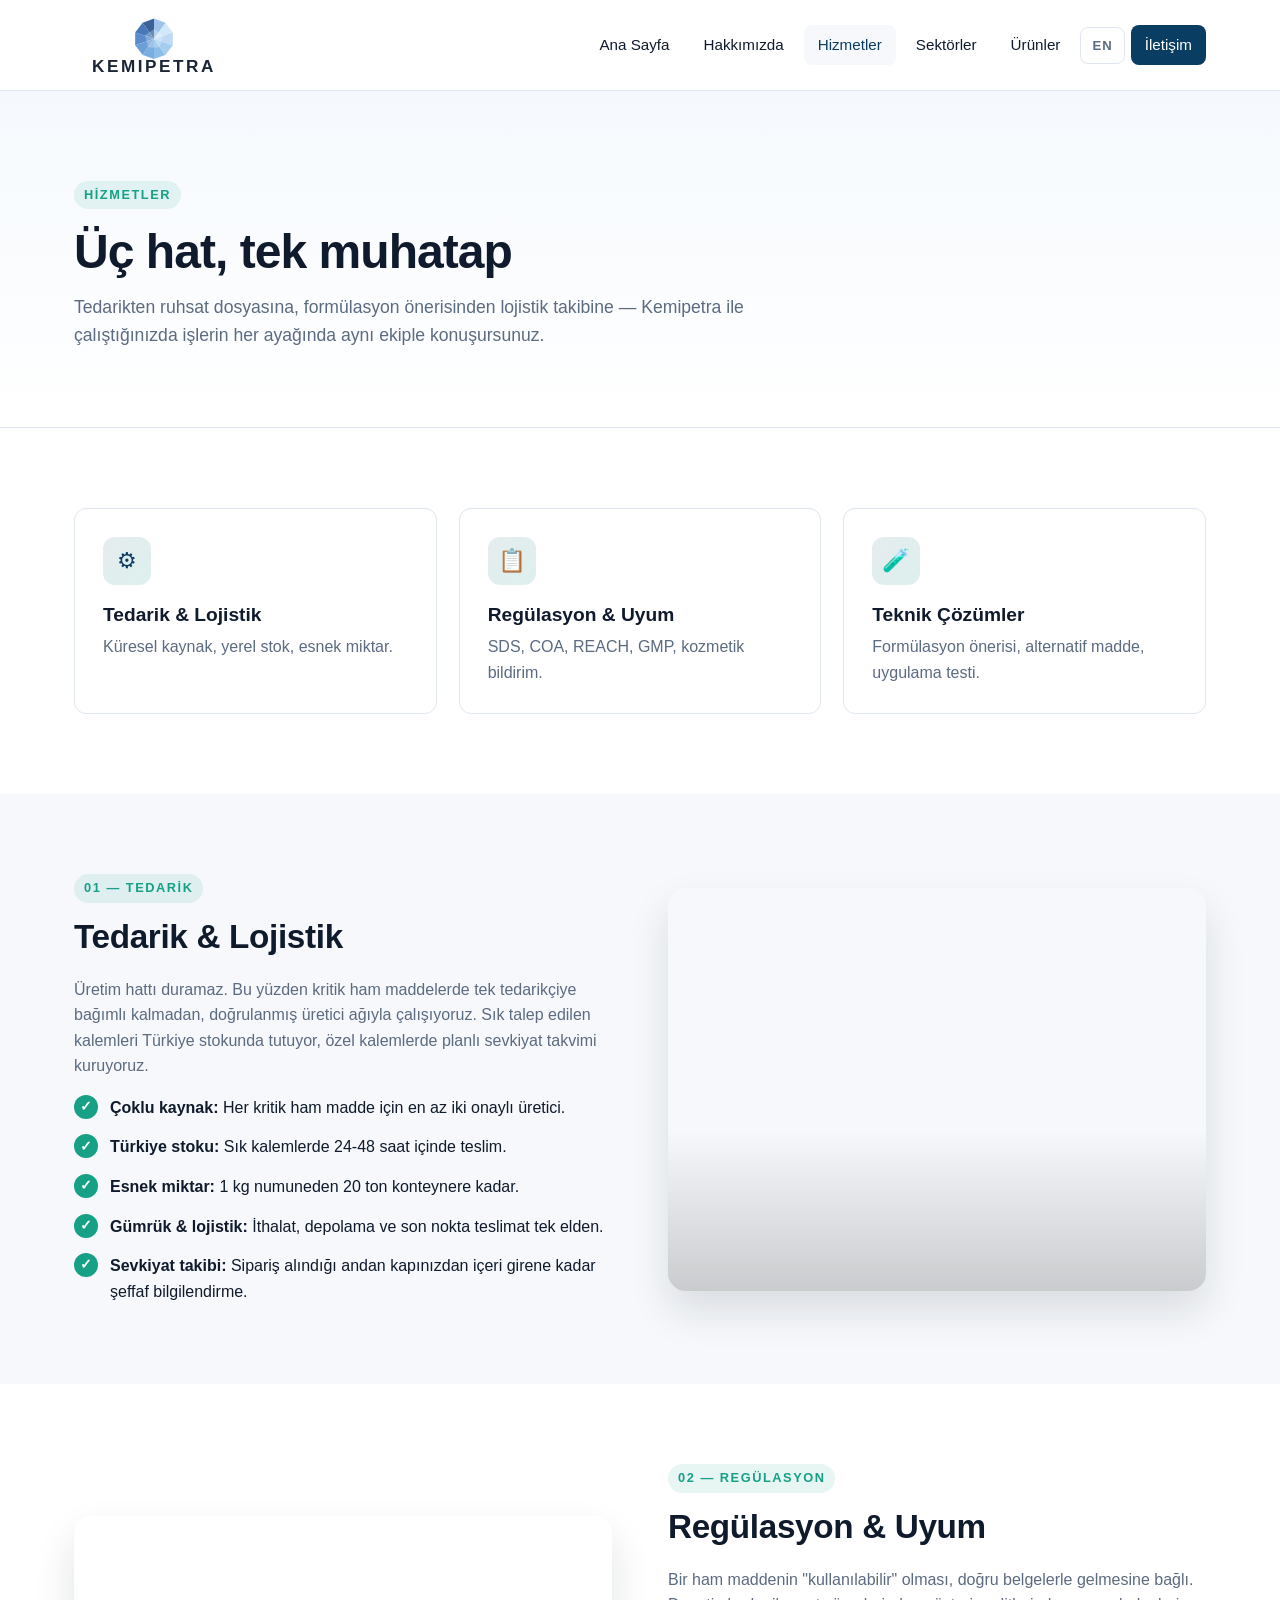
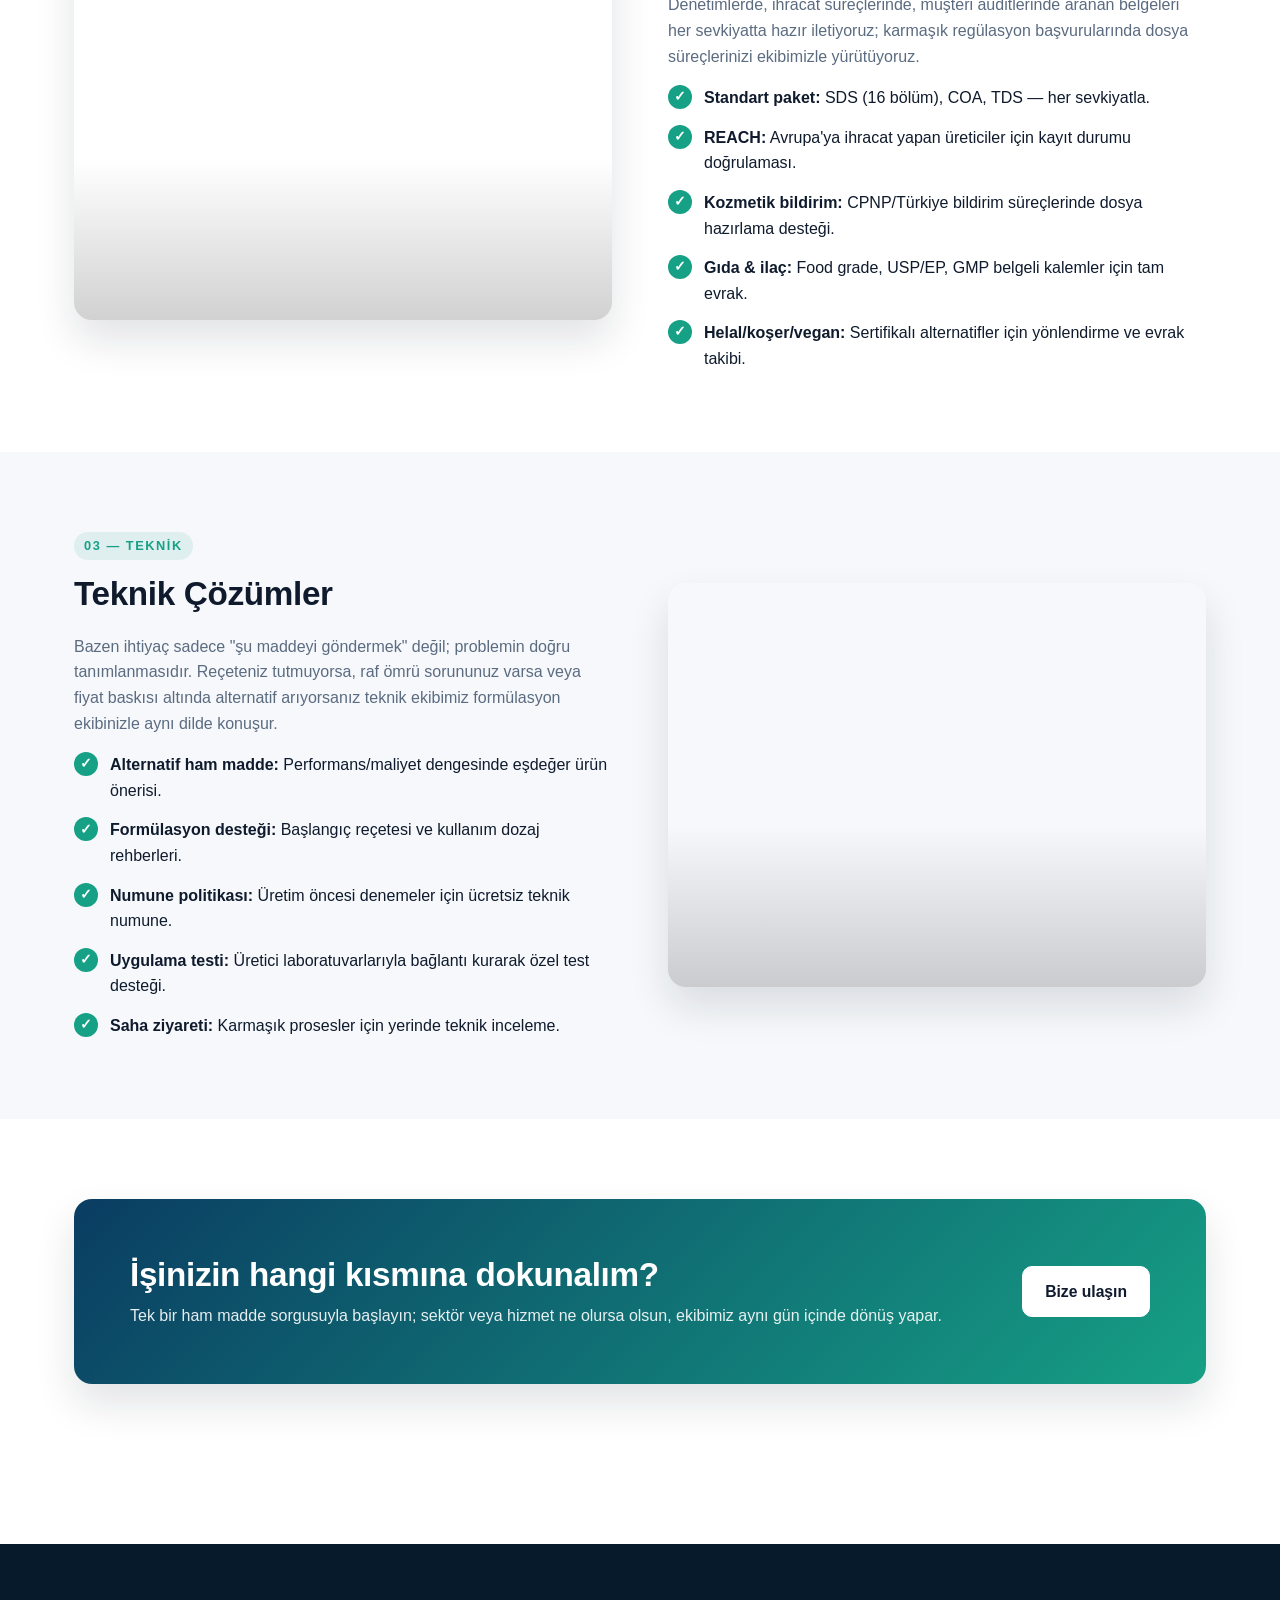
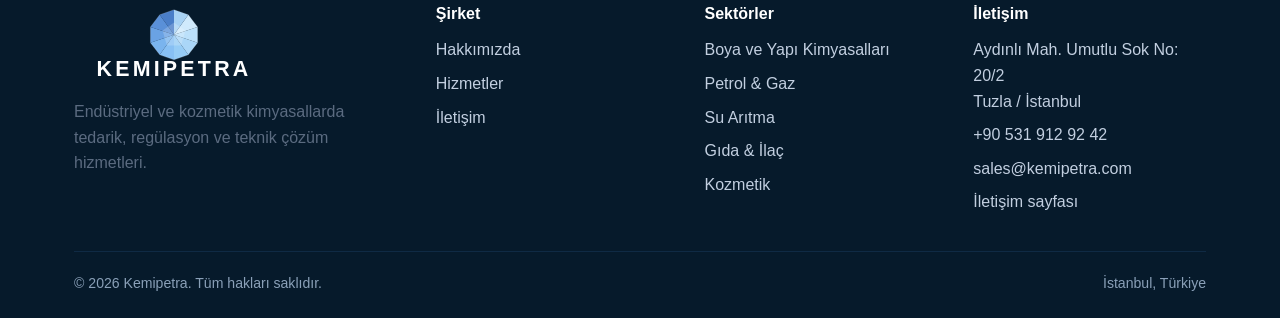
<file: hizmetler.html>
<!DOCTYPE html>
<html lang="tr">
<head>
  <meta charset="UTF-8" />
  <meta name="viewport" content="width=device-width, initial-scale=1" />
  <link rel="canonical" href="https://kemipetra.com/hizmetler.html" />
  <title>Hizmetler — Kemipetra</title>
  <meta name="description" content="Tedarik &amp; lojistik, regülasyon &amp; uyum ve teknik çözümler — Kemipetra'nın üreticilere sunduğu üç ana hizmet hattı." />
  <link rel="stylesheet" href="assets/css/style.css" />
</head>
<body>

<header class="site-header">
  <div class="container nav">
    <a href="index.html" class="brand">
      <img src="logo.svg" alt="Kemipetra" class="brand-logo" style="width:160px;height:auto;max-width:none;display:block;" />
    </a>
    <button class="nav-toggle" aria-label="Menüyü aç/kapat" aria-expanded="false"><span></span></button>
    <ul class="nav-links">
      <li><a href="index.html">Ana Sayfa</a></li>
      <li><a href="hakkimizda.html">Hakkımızda</a></li>
      <li><a href="hizmetler.html" class="active">Hizmetler</a></li>
      <li><a href="sektorler.html">Sektörler</a></li>
      <li><a href="urunler.html">Ürünler</a></li>
      <li class="nav-lang"><a href="en/services.html" aria-label="English">EN</a></li>
      <li><a href="iletisim.html" class="nav-cta">İletişim</a></li>
    </ul>
  </div>
</header>

<section class="page-hero">
  <div class="container">
    <span class="eyebrow">Hizmetler</span>
    <h1>Üç hat, tek muhatap</h1>
    <p>Tedarikten ruhsat dosyasına, formülasyon önerisinden lojistik takibine — Kemipetra ile çalıştığınızda işlerin her ayağında aynı ekiple konuşursunuz.</p>
  </div>
</section>

<section class="section">
  <div class="container">
    <div class="grid cols-3">
      <a class="card" href="#tedarik">
        <div class="icon">⚙</div>
        <h3>Tedarik &amp; Lojistik</h3>
        <p>Küresel kaynak, yerel stok, esnek miktar.</p>
      </a>
      <a class="card" href="#regulasyon">
        <div class="icon">📋</div>
        <h3>Regülasyon &amp; Uyum</h3>
        <p>SDS, COA, REACH, GMP, kozmetik bildirim.</p>
      </a>
      <a class="card" href="#teknik">
        <div class="icon">🧪</div>
        <h3>Teknik Çözümler</h3>
        <p>Formülasyon önerisi, alternatif madde, uygulama testi.</p>
      </a>
    </div>
  </div>
</section>

<section class="section alt" id="tedarik">
  <div class="container two-col">
    <div>
      <span class="eyebrow">01 — Tedarik</span>
      <h2>Tedarik &amp; Lojistik</h2>
      <p>Üretim hattı duramaz. Bu yüzden kritik ham maddelerde tek tedarikçiye bağımlı kalmadan, doğrulanmış üretici ağıyla çalışıyoruz. Sık talep edilen kalemleri Türkiye stokunda tutuyor, özel kalemlerde planlı sevkiyat takvimi kuruyoruz.</p>
      <ul class="feature-list">
        <li><span class="check">✓</span><div><strong>Çoklu kaynak:</strong> Her kritik ham madde için en az iki onaylı üretici.</div></li>
        <li><span class="check">✓</span><div><strong>Türkiye stoku:</strong> Sık kalemlerde 24-48 saat içinde teslim.</div></li>
        <li><span class="check">✓</span><div><strong>Esnek miktar:</strong> 1 kg numuneden 20 ton konteynere kadar.</div></li>
        <li><span class="check">✓</span><div><strong>Gümrük &amp; lojistik:</strong> İthalat, depolama ve son nokta teslimat tek elden.</div></li>
        <li><span class="check">✓</span><div><strong>Sevkiyat takibi:</strong> Sipariş alındığı andan kapınızdan içeri girene kadar şeffaf bilgilendirme.</div></li>
      </ul>
    </div>
    <div class="image-block warehouse" aria-hidden="true"></div>
  </div>
</section>

<section class="section" id="regulasyon">
  <div class="container two-col">
    <div class="image-block docs" aria-hidden="true"></div>
    <div>
      <span class="eyebrow">02 — Regülasyon</span>
      <h2>Regülasyon &amp; Uyum</h2>
      <p>Bir ham maddenin "kullanılabilir" olması, doğru belgelerle gelmesine bağlı. Denetimlerde, ihracat süreçlerinde, müşteri auditlerinde aranan belgeleri her sevkiyatta hazır iletiyoruz; karmaşık regülasyon başvurularında dosya süreçlerinizi ekibimizle yürütüyoruz.</p>
      <ul class="feature-list">
        <li><span class="check">✓</span><div><strong>Standart paket:</strong> SDS (16 bölüm), COA, TDS — her sevkiyatla.</div></li>
        <li><span class="check">✓</span><div><strong>REACH:</strong> Avrupa'ya ihracat yapan üreticiler için kayıt durumu doğrulaması.</div></li>
        <li><span class="check">✓</span><div><strong>Kozmetik bildirim:</strong> CPNP/Türkiye bildirim süreçlerinde dosya hazırlama desteği.</div></li>
        <li><span class="check">✓</span><div><strong>Gıda &amp; ilaç:</strong> Food grade, USP/EP, GMP belgeli kalemler için tam evrak.</div></li>
        <li><span class="check">✓</span><div><strong>Helal/koşer/vegan:</strong> Sertifikalı alternatifler için yönlendirme ve evrak takibi.</div></li>
      </ul>
    </div>
  </div>
</section>

<section class="section alt" id="teknik">
  <div class="container two-col">
    <div>
      <span class="eyebrow">03 — Teknik</span>
      <h2>Teknik Çözümler</h2>
      <p>Bazen ihtiyaç sadece "şu maddeyi göndermek" değil; problemin doğru tanımlanmasıdır. Reçeteniz tutmuyorsa, raf ömrü sorununuz varsa veya fiyat baskısı altında alternatif arıyorsanız teknik ekibimiz formülasyon ekibinizle aynı dilde konuşur.</p>
      <ul class="feature-list">
        <li><span class="check">✓</span><div><strong>Alternatif ham madde:</strong> Performans/maliyet dengesinde eşdeğer ürün önerisi.</div></li>
        <li><span class="check">✓</span><div><strong>Formülasyon desteği:</strong> Başlangıç reçetesi ve kullanım dozaj rehberleri.</div></li>
        <li><span class="check">✓</span><div><strong>Numune politikası:</strong> Üretim öncesi denemeler için ücretsiz teknik numune.</div></li>
        <li><span class="check">✓</span><div><strong>Uygulama testi:</strong> Üretici laboratuvarlarıyla bağlantı kurarak özel test desteği.</div></li>
        <li><span class="check">✓</span><div><strong>Saha ziyareti:</strong> Karmaşık prosesler için yerinde teknik inceleme.</div></li>
      </ul>
    </div>
    <div class="image-block testing" aria-hidden="true"></div>
  </div>
</section>

<section class="section">
  <div class="container">
    <div class="cta-banner">
      <div>
        <h2>İşinizin hangi kısmına dokunalım?</h2>
        <p>Tek bir ham madde sorgusuyla başlayın; sektör veya hizmet ne olursa olsun, ekibimiz aynı gün içinde dönüş yapar.</p>
      </div>
      <a href="iletisim.html" class="btn btn-outline">Bize ulaşın</a>
    </div>
  </div>
</section>

<footer class="site-footer">
  <div class="container">
    <div class="footer-grid">
      <div>
        <a href="index.html"><img src="logo-light.svg" alt="Kemipetra" class="footer-logo" /></a>
        <p>Endüstriyel ve kozmetik kimyasallarda tedarik, regülasyon ve teknik çözüm hizmetleri.</p>
      </div>
      <div>
        <h4>Şirket</h4>
        <ul>
          <li><a href="hakkimizda.html">Hakkımızda</a></li>
          <li><a href="hizmetler.html">Hizmetler</a></li>
          <li><a href="iletisim.html">İletişim</a></li>
        </ul>
      </div>
      <div>
        <h4>Sektörler</h4>
        <ul>
          <li><a href="sektorler.html#kaplama">Boya ve Yapı Kimyasalları</a></li>
          <li><a href="sektorler.html#petrol">Petrol &amp; Gaz</a></li>
          <li><a href="sektorler.html#su">Su Arıtma</a></li>
          <li><a href="sektorler.html#gida">Gıda &amp; İlaç</a></li>
          <li><a href="sektorler.html#kozmetik">Kozmetik</a></li>
        </ul>
      </div>
      <div>
        <h4>İletişim</h4>
        <ul>
          <li>Aydınlı Mah. Umutlu Sok No: 20/2<br/>Tuzla / İstanbul</li>
          <li><a href="tel:+905319129242">+90 531 912 92 42</a></li>
          <li><a href="mailto:sales@kemipetra.com">sales@kemipetra.com</a></li>
          <li><a href="iletisim.html">İletişim sayfası</a></li>
        </ul>
      </div>
    </div>
    <div class="footer-bottom">
      <span>&copy; <span id="year">2026</span> Kemipetra. Tüm hakları saklıdır.</span>
      <span>İstanbul, Türkiye</span>
    </div>
  </div>
</footer>

<script src="assets/js/main.js"></script>
</body>
</html>
</file>
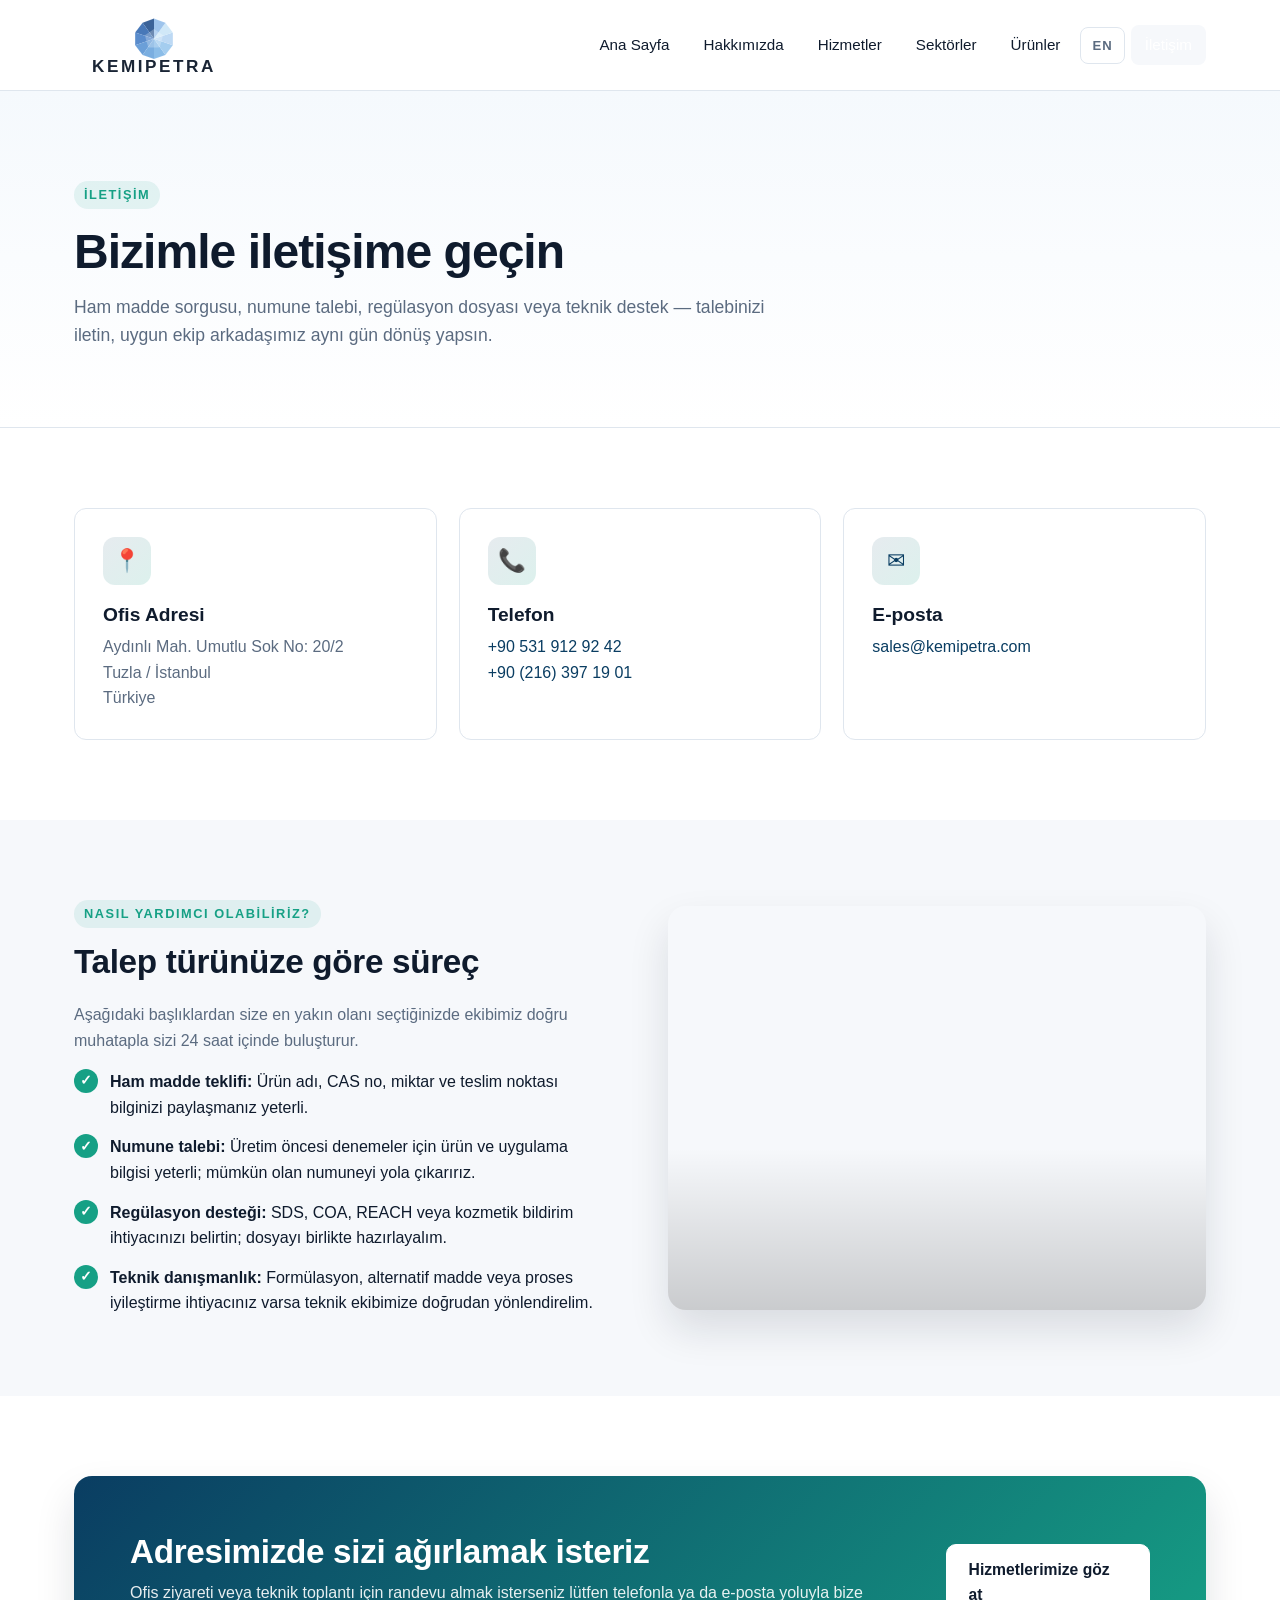
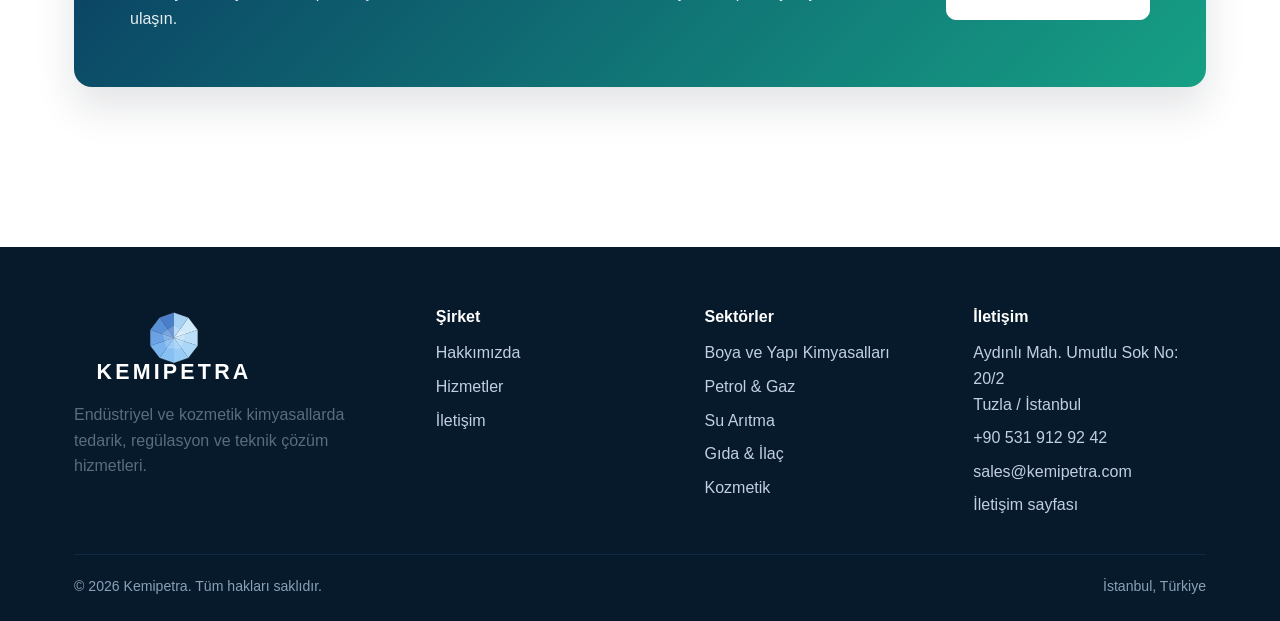
<file: iletisim.html>
<!DOCTYPE html>
<html lang="tr">
<head>
  <meta charset="UTF-8" />
  <meta name="viewport" content="width=device-width, initial-scale=1" />
  <link rel="canonical" href="https://kemipetra.com/iletisim.html" />
  <title>İletişim — Kemipetra</title>
  <meta name="description" content="Kemipetra ile iletişime geçin — ham madde tedariki, regülasyon ve teknik destek talepleriniz için." />
  <link rel="stylesheet" href="assets/css/style.css" />
</head>
<body>

<header class="site-header">
  <div class="container nav">
    <a href="index.html" class="brand">
      <img src="logo.svg" alt="Kemipetra" class="brand-logo" style="width:160px;height:auto;max-width:none;display:block;" />
    </a>
    <button class="nav-toggle" aria-label="Menüyü aç/kapat" aria-expanded="false"><span></span></button>
    <ul class="nav-links">
      <li><a href="index.html">Ana Sayfa</a></li>
      <li><a href="hakkimizda.html">Hakkımızda</a></li>
      <li><a href="hizmetler.html">Hizmetler</a></li>
      <li><a href="sektorler.html">Sektörler</a></li>
      <li><a href="urunler.html">Ürünler</a></li>
      <li class="nav-lang"><a href="en/contact.html" aria-label="English">EN</a></li>
      <li><a href="iletisim.html" class="nav-cta active">İletişim</a></li>
    </ul>
  </div>
</header>

<section class="page-hero">
  <div class="container">
    <span class="eyebrow">İletişim</span>
    <h1>Bizimle iletişime geçin</h1>
    <p>Ham madde sorgusu, numune talebi, regülasyon dosyası veya teknik destek — talebinizi iletin, uygun ekip arkadaşımız aynı gün dönüş yapsın.</p>
  </div>
</section>

<section class="section">
  <div class="container">
    <div class="grid cols-3">
      <article class="card">
        <div class="icon">📍</div>
        <h3>Ofis Adresi</h3>
        <p>Aydınlı Mah. Umutlu Sok No: 20/2<br/>Tuzla / İstanbul<br/>Türkiye</p>
      </article>
      <article class="card">
        <div class="icon">📞</div>
        <h3>Telefon</h3>
        <p>
          <a href="tel:+905319129242">+90 531 912 92 42</a><br/>
          <a href="tel:+902163971901">+90 (216) 397 19 01</a>
        </p>
      </article>
      <article class="card">
        <div class="icon">✉</div>
        <h3>E-posta</h3>
        <p><a href="mailto:sales@kemipetra.com">sales@kemipetra.com</a></p>
      </article>
    </div>
  </div>
</section>

<section class="section alt">
  <div class="container two-col">
    <div>
      <span class="eyebrow">Nasıl yardımcı olabiliriz?</span>
      <h2>Talep türünüze göre süreç</h2>
      <p>Aşağıdaki başlıklardan size en yakın olanı seçtiğinizde ekibimiz doğru muhatapla sizi 24 saat içinde buluşturur.</p>
      <ul class="feature-list">
        <li><span class="check">✓</span><div><strong>Ham madde teklifi:</strong> Ürün adı, CAS no, miktar ve teslim noktası bilginizi paylaşmanız yeterli.</div></li>
        <li><span class="check">✓</span><div><strong>Numune talebi:</strong> Üretim öncesi denemeler için ürün ve uygulama bilgisi yeterli; mümkün olan numuneyi yola çıkarırız.</div></li>
        <li><span class="check">✓</span><div><strong>Regülasyon desteği:</strong> SDS, COA, REACH veya kozmetik bildirim ihtiyacınızı belirtin; dosyayı birlikte hazırlayalım.</div></li>
        <li><span class="check">✓</span><div><strong>Teknik danışmanlık:</strong> Formülasyon, alternatif madde veya proses iyileştirme ihtiyacınız varsa teknik ekibimize doğrudan yönlendirelim.</div></li>
      </ul>
    </div>
    <div class="image-block office" aria-hidden="true"></div>
  </div>
</section>

<section class="section">
  <div class="container">
    <div class="cta-banner">
      <div>
        <h2>Adresimizde sizi ağırlamak isteriz</h2>
        <p>Ofis ziyareti veya teknik toplantı için randevu almak isterseniz lütfen telefonla ya da e-posta yoluyla bize ulaşın.</p>
      </div>
      <a href="hizmetler.html" class="btn btn-outline">Hizmetlerimize göz at</a>
    </div>
  </div>
</section>

<footer class="site-footer">
  <div class="container">
    <div class="footer-grid">
      <div>
        <a href="index.html"><img src="logo-light.svg" alt="Kemipetra" class="footer-logo" /></a>
        <p>Endüstriyel ve kozmetik kimyasallarda tedarik, regülasyon ve teknik çözüm hizmetleri.</p>
      </div>
      <div>
        <h4>Şirket</h4>
        <ul>
          <li><a href="hakkimizda.html">Hakkımızda</a></li>
          <li><a href="hizmetler.html">Hizmetler</a></li>
          <li><a href="iletisim.html">İletişim</a></li>
        </ul>
      </div>
      <div>
        <h4>Sektörler</h4>
        <ul>
          <li><a href="sektorler.html#kaplama">Boya ve Yapı Kimyasalları</a></li>
          <li><a href="sektorler.html#petrol">Petrol &amp; Gaz</a></li>
          <li><a href="sektorler.html#su">Su Arıtma</a></li>
          <li><a href="sektorler.html#gida">Gıda &amp; İlaç</a></li>
          <li><a href="sektorler.html#kozmetik">Kozmetik</a></li>
        </ul>
      </div>
      <div>
        <h4>İletişim</h4>
        <ul>
          <li>Aydınlı Mah. Umutlu Sok No: 20/2<br/>Tuzla / İstanbul</li>
          <li><a href="tel:+905319129242">+90 531 912 92 42</a></li>
          <li><a href="mailto:sales@kemipetra.com">sales@kemipetra.com</a></li>
          <li><a href="iletisim.html">İletişim sayfası</a></li>
        </ul>
      </div>
    </div>
    <div class="footer-bottom">
      <span>&copy; <span id="year">2026</span> Kemipetra. Tüm hakları saklıdır.</span>
      <span>İstanbul, Türkiye</span>
    </div>
  </div>
</footer>

<script src="assets/js/main.js"></script>
</body>
</html>
</file>
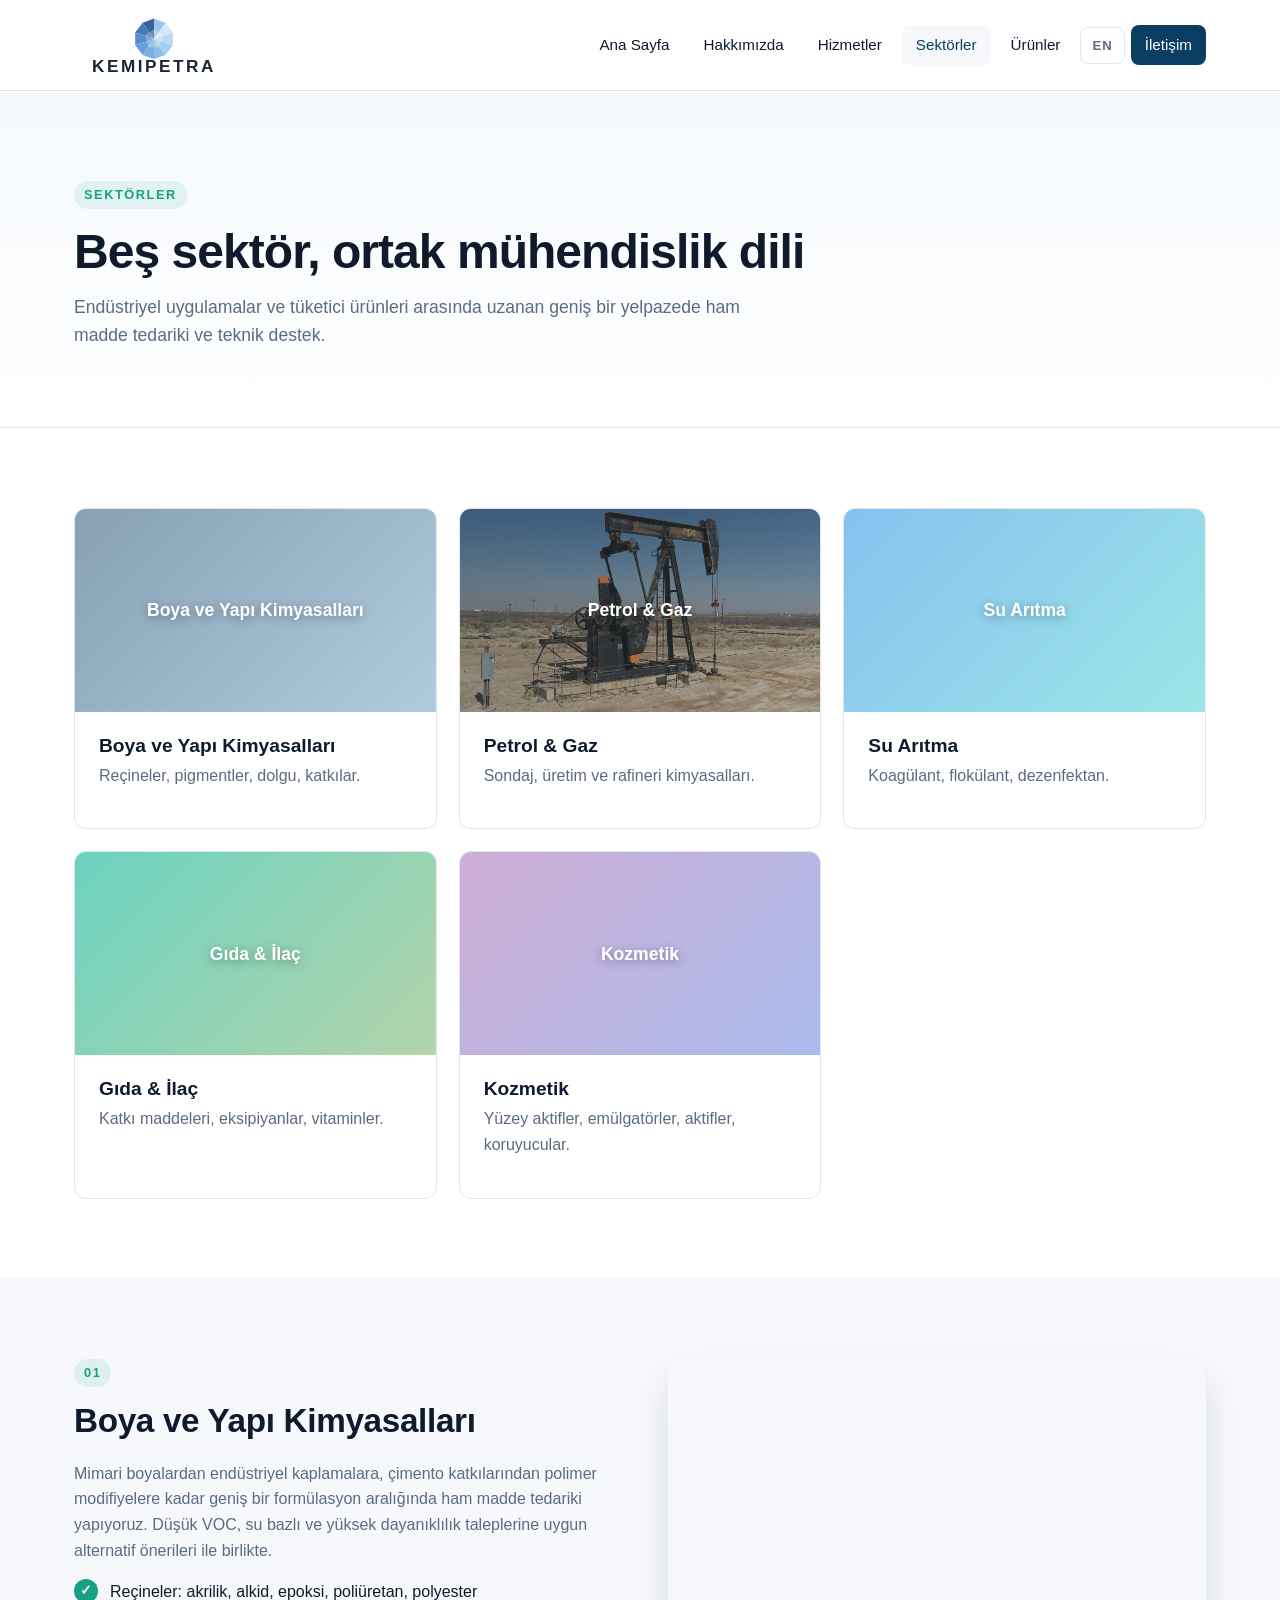
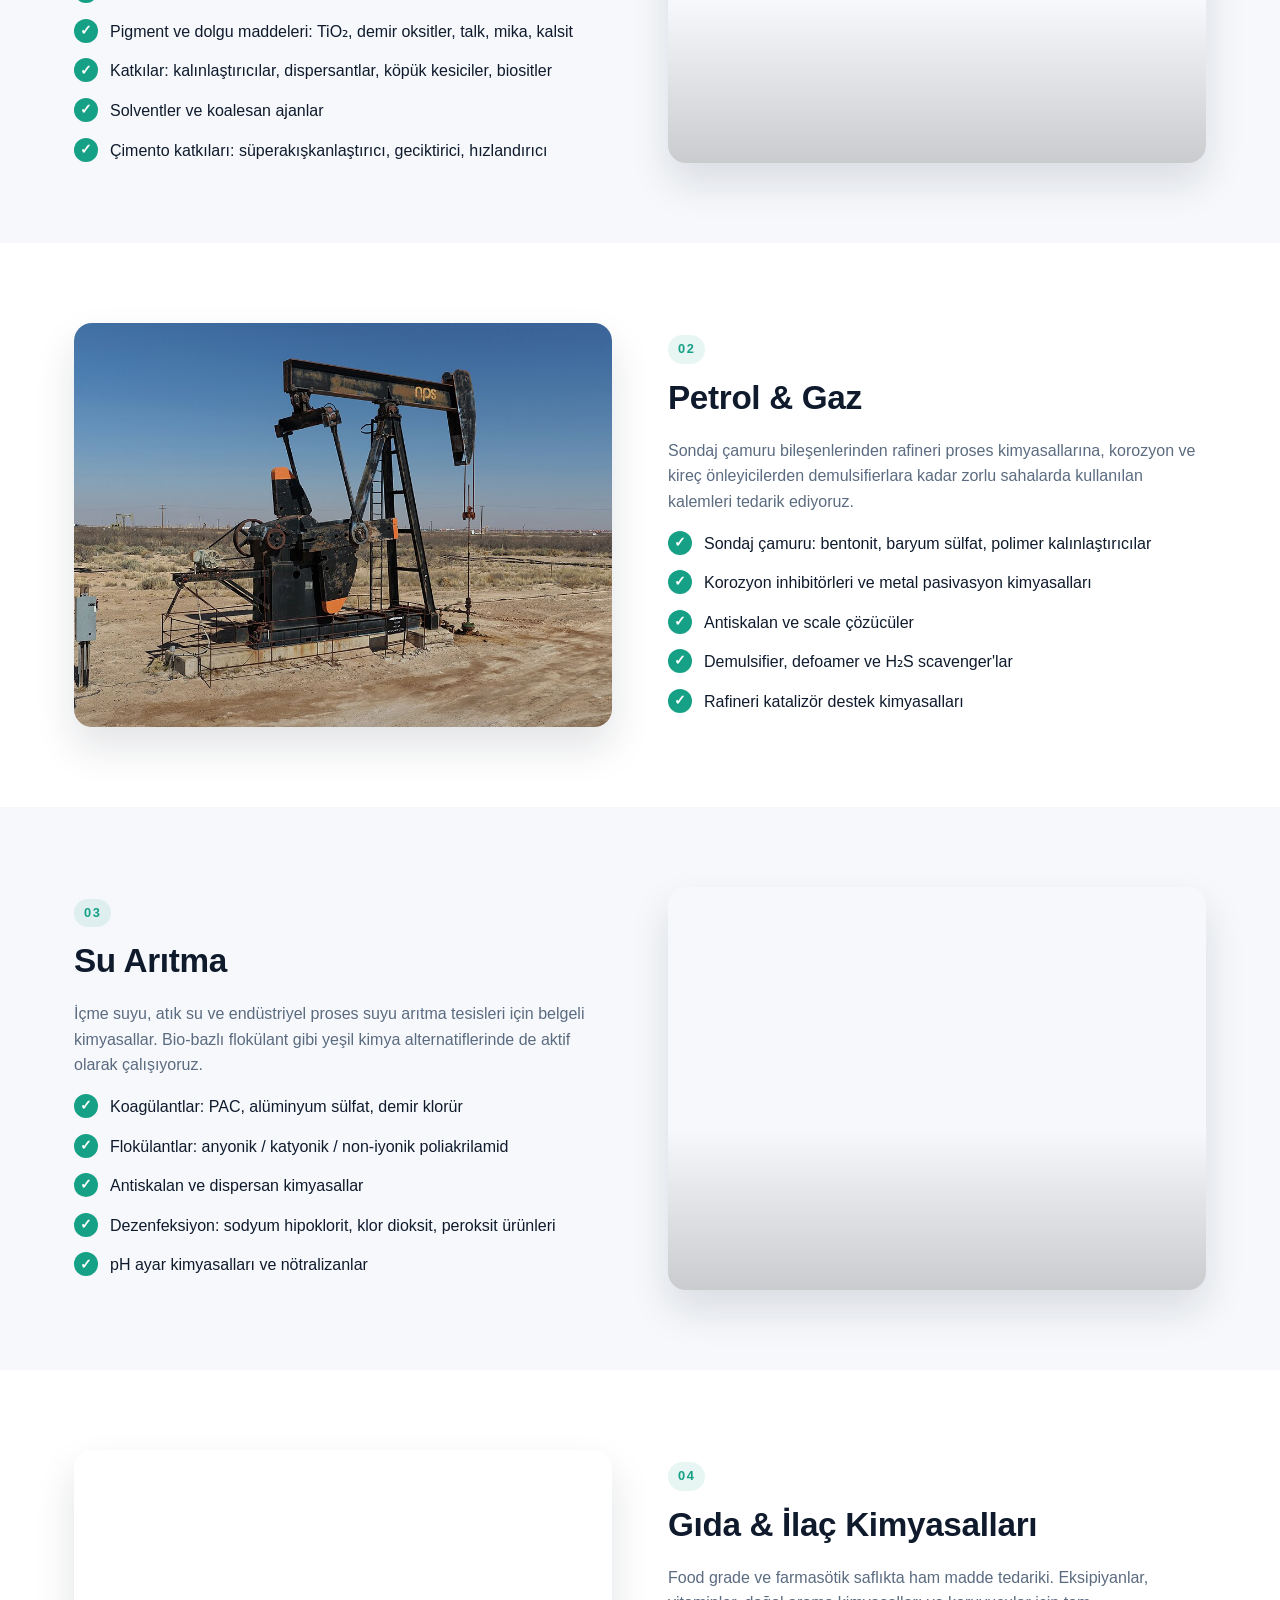
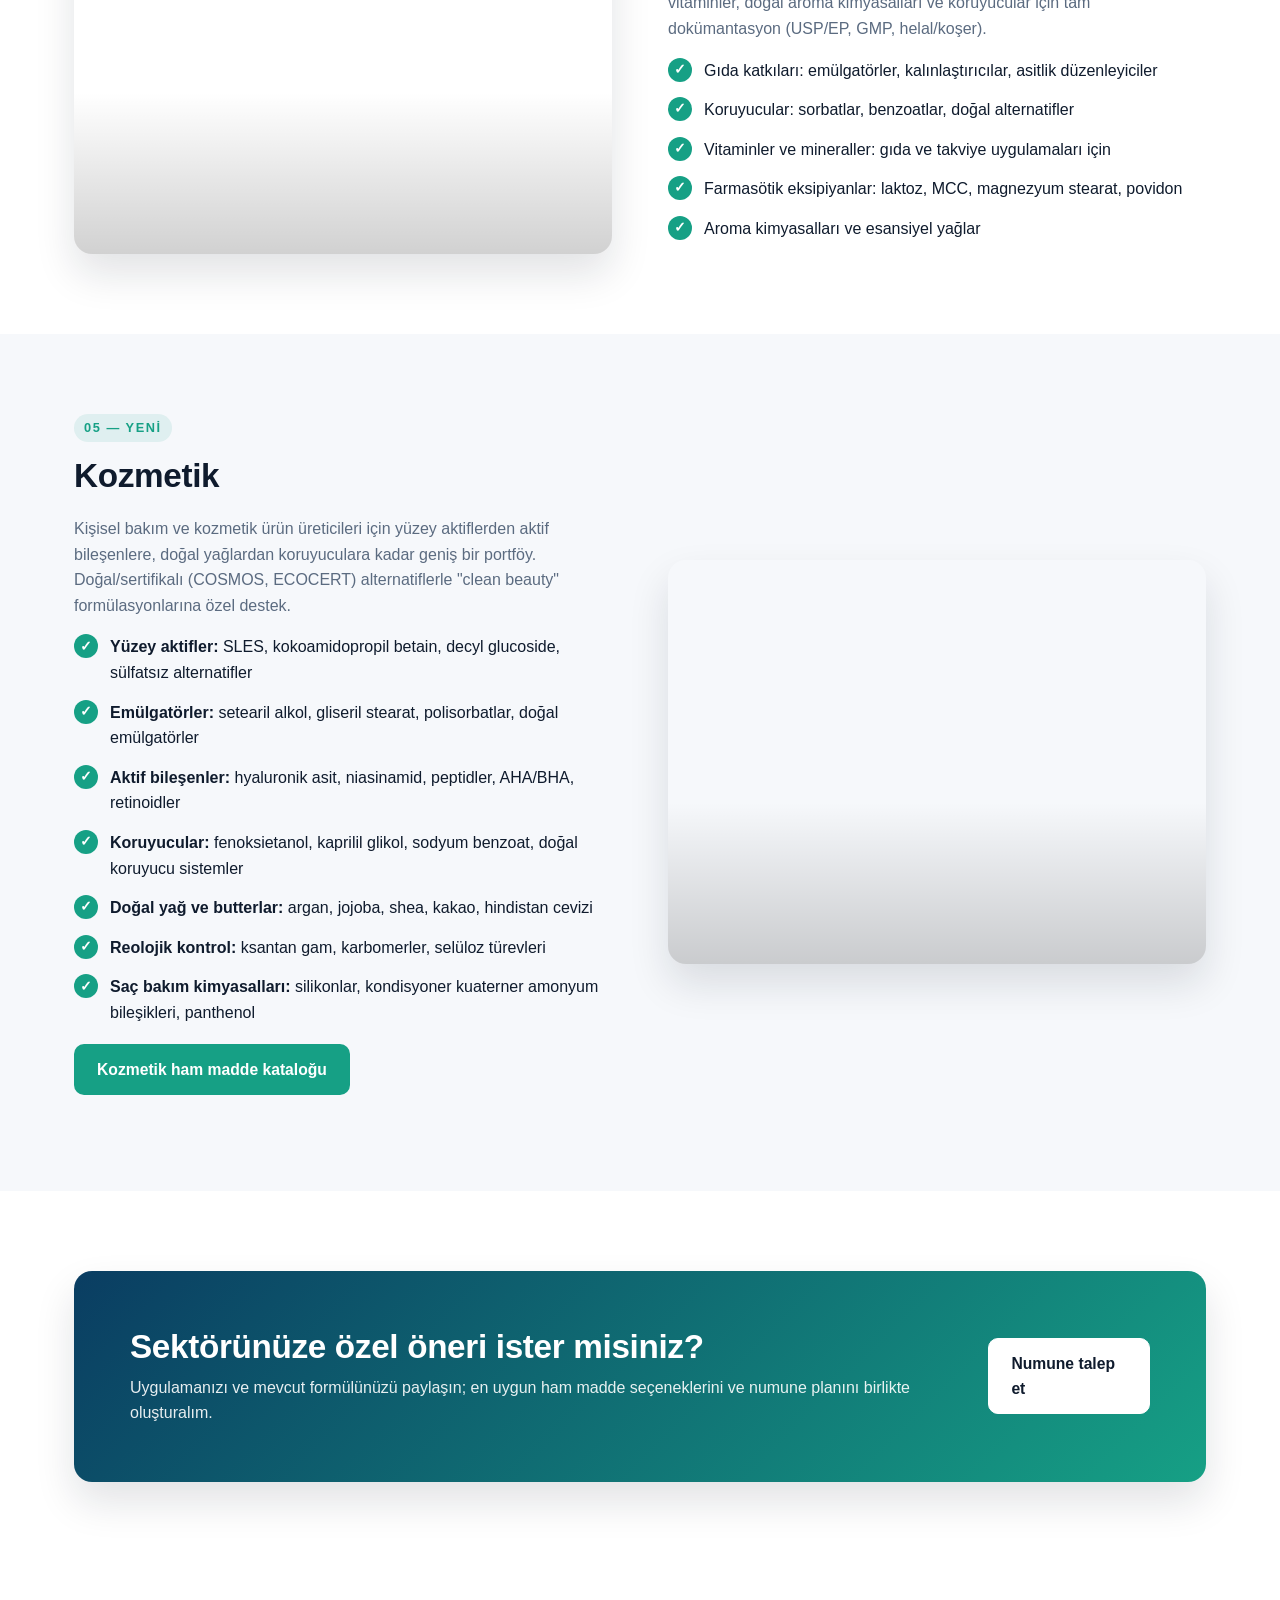
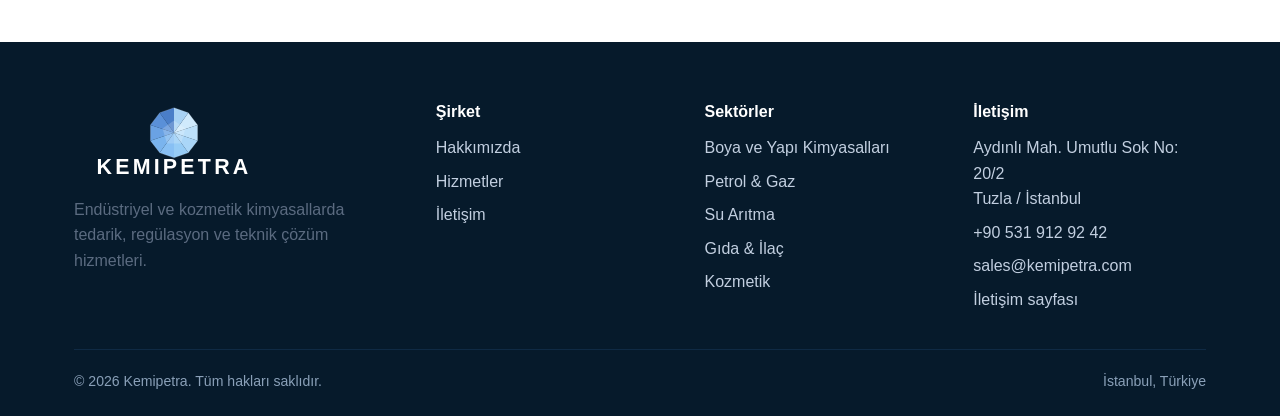
<file: sektorler.html>
<!DOCTYPE html>
<html lang="tr">
<head>
  <meta charset="UTF-8" />
  <meta name="viewport" content="width=device-width, initial-scale=1" />
  <link rel="canonical" href="https://kemipetra.com/sektorler.html" />
  <title>Sektörler — Kemipetra</title>
  <meta name="description" content="Boya ve yapı kimyasalları, petrol &amp; gaz, su arıtma, gıda-ilaç ve kozmetik ham maddeleri — Kemipetra'nın hizmet verdiği beş ana sektör." />
  <link rel="stylesheet" href="assets/css/style.css" />
</head>
<body>

<header class="site-header">
  <div class="container nav">
    <a href="index.html" class="brand">
      <img src="logo.svg" alt="Kemipetra" class="brand-logo" style="width:160px;height:auto;max-width:none;display:block;" />
    </a>
    <button class="nav-toggle" aria-label="Menüyü aç/kapat" aria-expanded="false"><span></span></button>
    <ul class="nav-links">
      <li><a href="index.html">Ana Sayfa</a></li>
      <li><a href="hakkimizda.html">Hakkımızda</a></li>
      <li><a href="hizmetler.html">Hizmetler</a></li>
      <li><a href="sektorler.html" class="active">Sektörler</a></li>
      <li><a href="urunler.html">Ürünler</a></li>
      <li class="nav-lang"><a href="en/industries.html" aria-label="English">EN</a></li>
      <li><a href="iletisim.html" class="nav-cta">İletişim</a></li>
    </ul>
  </div>
</header>

<section class="page-hero">
  <div class="container">
    <span class="eyebrow">Sektörler</span>
    <h1>Beş sektör, ortak mühendislik dili</h1>
    <p>Endüstriyel uygulamalar ve tüketici ürünleri arasında uzanan geniş bir yelpazede ham madde tedariki ve teknik destek.</p>
  </div>
</section>

<section class="section">
  <div class="container">
    <div class="grid cols-3">
      <a class="tile" href="#kaplama"><div class="tile-banner coating">Boya ve Yapı Kimyasalları</div><div class="tile-body"><h3>Boya ve Yapı Kimyasalları</h3><p>Reçineler, pigmentler, dolgu, katkılar.</p></div></a>
      <a class="tile" href="#petrol"><div class="tile-banner oil">Petrol &amp; Gaz</div><div class="tile-body"><h3>Petrol &amp; Gaz</h3><p>Sondaj, üretim ve rafineri kimyasalları.</p></div></a>
      <a class="tile" href="#su"><div class="tile-banner water">Su Arıtma</div><div class="tile-body"><h3>Su Arıtma</h3><p>Koagülant, flokülant, dezenfektan.</p></div></a>
      <a class="tile" href="#gida"><div class="tile-banner food">Gıda &amp; İlaç</div><div class="tile-body"><h3>Gıda &amp; İlaç</h3><p>Katkı maddeleri, eksipiyanlar, vitaminler.</p></div></a>
      <a class="tile" href="#kozmetik"><div class="tile-banner cosmetic">Kozmetik</div><div class="tile-body"><h3>Kozmetik</h3><p>Yüzey aktifler, emülgatörler, aktifler, koruyucular.</p></div></a>
    </div>
  </div>
</section>

<section class="section alt" id="kaplama">
  <div class="container two-col">
    <div>
      <span class="eyebrow">01</span>
      <h2>Boya ve Yapı Kimyasalları</h2>
      <p>Mimari boyalardan endüstriyel kaplamalara, çimento katkılarından polimer modifiyelere kadar geniş bir formülasyon aralığında ham madde tedariki yapıyoruz. Düşük VOC, su bazlı ve yüksek dayanıklılık taleplerine uygun alternatif önerileri ile birlikte.</p>
      <ul class="feature-list">
        <li><span class="check">✓</span><div>Reçineler: akrilik, alkid, epoksi, poliüretan, polyester</div></li>
        <li><span class="check">✓</span><div>Pigment ve dolgu maddeleri: TiO₂, demir oksitler, talk, mika, kalsit</div></li>
        <li><span class="check">✓</span><div>Katkılar: kalınlaştırıcılar, dispersantlar, köpük kesiciler, biositler</div></li>
        <li><span class="check">✓</span><div>Solventler ve koalesan ajanlar</div></li>
        <li><span class="check">✓</span><div>Çimento katkıları: süperakışkanlaştırıcı, geciktirici, hızlandırıcı</div></li>
      </ul>
    </div>
    <div class="image-block coating-img" aria-hidden="true"></div>
  </div>
</section>

<section class="section" id="petrol">
  <div class="container two-col">
    <div class="image-block oil-img" aria-hidden="true"></div>
    <div>
      <span class="eyebrow">02</span>
      <h2>Petrol &amp; Gaz</h2>
      <p>Sondaj çamuru bileşenlerinden rafineri proses kimyasallarına, korozyon ve kireç önleyicilerden demulsifierlara kadar zorlu sahalarda kullanılan kalemleri tedarik ediyoruz.</p>
      <ul class="feature-list">
        <li><span class="check">✓</span><div>Sondaj çamuru: bentonit, baryum sülfat, polimer kalınlaştırıcılar</div></li>
        <li><span class="check">✓</span><div>Korozyon inhibitörleri ve metal pasivasyon kimyasalları</div></li>
        <li><span class="check">✓</span><div>Antiskalan ve scale çözücüler</div></li>
        <li><span class="check">✓</span><div>Demulsifier, defoamer ve H₂S scavenger'lar</div></li>
        <li><span class="check">✓</span><div>Rafineri katalizör destek kimyasalları</div></li>
      </ul>
    </div>
  </div>
</section>

<section class="section alt" id="su">
  <div class="container two-col">
    <div>
      <span class="eyebrow">03</span>
      <h2>Su Arıtma</h2>
      <p>İçme suyu, atık su ve endüstriyel proses suyu arıtma tesisleri için belgeli kimyasallar. Bio-bazlı flokülant gibi yeşil kimya alternatiflerinde de aktif olarak çalışıyoruz.</p>
      <ul class="feature-list">
        <li><span class="check">✓</span><div>Koagülantlar: PAC, alüminyum sülfat, demir klorür</div></li>
        <li><span class="check">✓</span><div>Flokülantlar: anyonik / katyonik / non-iyonik poliakrilamid</div></li>
        <li><span class="check">✓</span><div>Antiskalan ve dispersan kimyasallar</div></li>
        <li><span class="check">✓</span><div>Dezenfeksiyon: sodyum hipoklorit, klor dioksit, peroksit ürünleri</div></li>
        <li><span class="check">✓</span><div>pH ayar kimyasalları ve nötralizanlar</div></li>
      </ul>
    </div>
    <div class="image-block water-img" aria-hidden="true"></div>
  </div>
</section>

<section class="section" id="gida">
  <div class="container two-col">
    <div class="image-block food-img" aria-hidden="true"></div>
    <div>
      <span class="eyebrow">04</span>
      <h2>Gıda &amp; İlaç Kimyasalları</h2>
      <p>Food grade ve farmasötik saflıkta ham madde tedariki. Eksipiyanlar, vitaminler, doğal aroma kimyasalları ve koruyucular için tam dokümantasyon (USP/EP, GMP, helal/koşer).</p>
      <ul class="feature-list">
        <li><span class="check">✓</span><div>Gıda katkıları: emülgatörler, kalınlaştırıcılar, asitlik düzenleyiciler</div></li>
        <li><span class="check">✓</span><div>Koruyucular: sorbatlar, benzoatlar, doğal alternatifler</div></li>
        <li><span class="check">✓</span><div>Vitaminler ve mineraller: gıda ve takviye uygulamaları için</div></li>
        <li><span class="check">✓</span><div>Farmasötik eksipiyanlar: laktoz, MCC, magnezyum stearat, povidon</div></li>
        <li><span class="check">✓</span><div>Aroma kimyasalları ve esansiyel yağlar</div></li>
      </ul>
    </div>
  </div>
</section>

<section class="section alt" id="kozmetik">
  <div class="container two-col">
    <div>
      <span class="eyebrow">05 — Yeni</span>
      <h2>Kozmetik</h2>
      <p>Kişisel bakım ve kozmetik ürün üreticileri için yüzey aktiflerden aktif bileşenlere, doğal yağlardan koruyuculara kadar geniş bir portföy. Doğal/sertifikalı (COSMOS, ECOCERT) alternatiflerle "clean beauty" formülasyonlarına özel destek.</p>
      <ul class="feature-list">
        <li><span class="check">✓</span><div><strong>Yüzey aktifler:</strong> SLES, kokoamidopropil betain, decyl glucoside, sülfatsız alternatifler</div></li>
        <li><span class="check">✓</span><div><strong>Emülgatörler:</strong> setearil alkol, gliseril stearat, polisorbatlar, doğal emülgatörler</div></li>
        <li><span class="check">✓</span><div><strong>Aktif bileşenler:</strong> hyaluronik asit, niasinamid, peptidler, AHA/BHA, retinoidler</div></li>
        <li><span class="check">✓</span><div><strong>Koruyucular:</strong> fenoksietanol, kaprilil glikol, sodyum benzoat, doğal koruyucu sistemler</div></li>
        <li><span class="check">✓</span><div><strong>Doğal yağ ve butterlar:</strong> argan, jojoba, shea, kakao, hindistan cevizi</div></li>
        <li><span class="check">✓</span><div><strong>Reolojik kontrol:</strong> ksantan gam, karbomerler, selüloz türevleri</div></li>
        <li><span class="check">✓</span><div><strong>Saç bakım kimyasalları:</strong> silikonlar, kondisyoner kuaterner amonyum bileşikleri, panthenol</div></li>
      </ul>
      <p style="margin-top:18px"><a class="btn btn-accent" href="urunler.html#kozmetik">Kozmetik ham madde kataloğu</a></p>
    </div>
    <div class="image-block cosmetic-img" aria-hidden="true"></div>
  </div>
</section>

<section class="section">
  <div class="container">
    <div class="cta-banner">
      <div>
        <h2>Sektörünüze özel öneri ister misiniz?</h2>
        <p>Uygulamanızı ve mevcut formülünüzü paylaşın; en uygun ham madde seçeneklerini ve numune planını birlikte oluşturalım.</p>
      </div>
      <a href="iletisim.html" class="btn btn-outline">Numune talep et</a>
    </div>
  </div>
</section>

<footer class="site-footer">
  <div class="container">
    <div class="footer-grid">
      <div>
        <a href="index.html"><img src="logo-light.svg" alt="Kemipetra" class="footer-logo" /></a>
        <p>Endüstriyel ve kozmetik kimyasallarda tedarik, regülasyon ve teknik çözüm hizmetleri.</p>
      </div>
      <div>
        <h4>Şirket</h4>
        <ul>
          <li><a href="hakkimizda.html">Hakkımızda</a></li>
          <li><a href="hizmetler.html">Hizmetler</a></li>
          <li><a href="iletisim.html">İletişim</a></li>
        </ul>
      </div>
      <div>
        <h4>Sektörler</h4>
        <ul>
          <li><a href="sektorler.html#kaplama">Boya ve Yapı Kimyasalları</a></li>
          <li><a href="sektorler.html#petrol">Petrol &amp; Gaz</a></li>
          <li><a href="sektorler.html#su">Su Arıtma</a></li>
          <li><a href="sektorler.html#gida">Gıda &amp; İlaç</a></li>
          <li><a href="sektorler.html#kozmetik">Kozmetik</a></li>
        </ul>
      </div>
      <div>
        <h4>İletişim</h4>
        <ul>
          <li>Aydınlı Mah. Umutlu Sok No: 20/2<br/>Tuzla / İstanbul</li>
          <li><a href="tel:+905319129242">+90 531 912 92 42</a></li>
          <li><a href="mailto:sales@kemipetra.com">sales@kemipetra.com</a></li>
          <li><a href="iletisim.html">İletişim sayfası</a></li>
        </ul>
      </div>
    </div>
    <div class="footer-bottom">
      <span>&copy; <span id="year">2026</span> Kemipetra. Tüm hakları saklıdır.</span>
      <span>İstanbul, Türkiye</span>
    </div>
  </div>
</footer>

<script src="assets/js/main.js"></script>
</body>
</html>
</file>
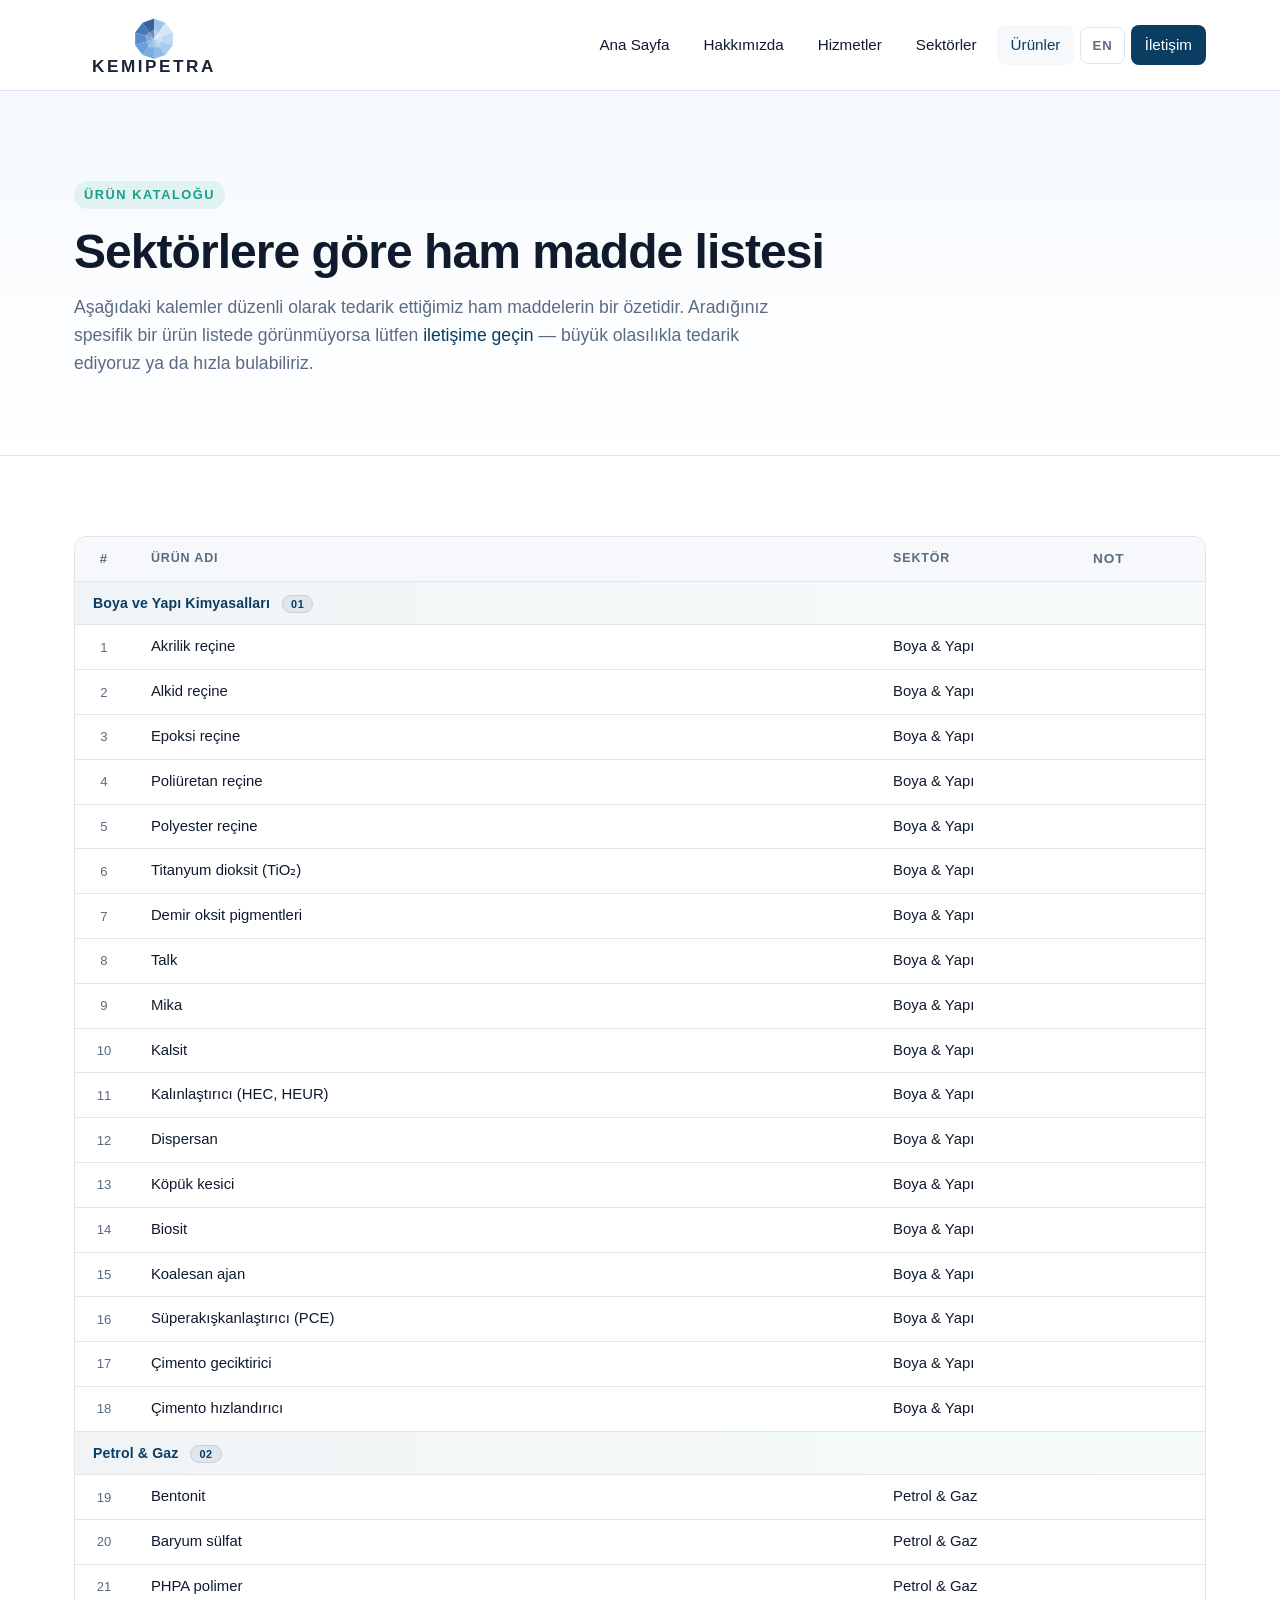
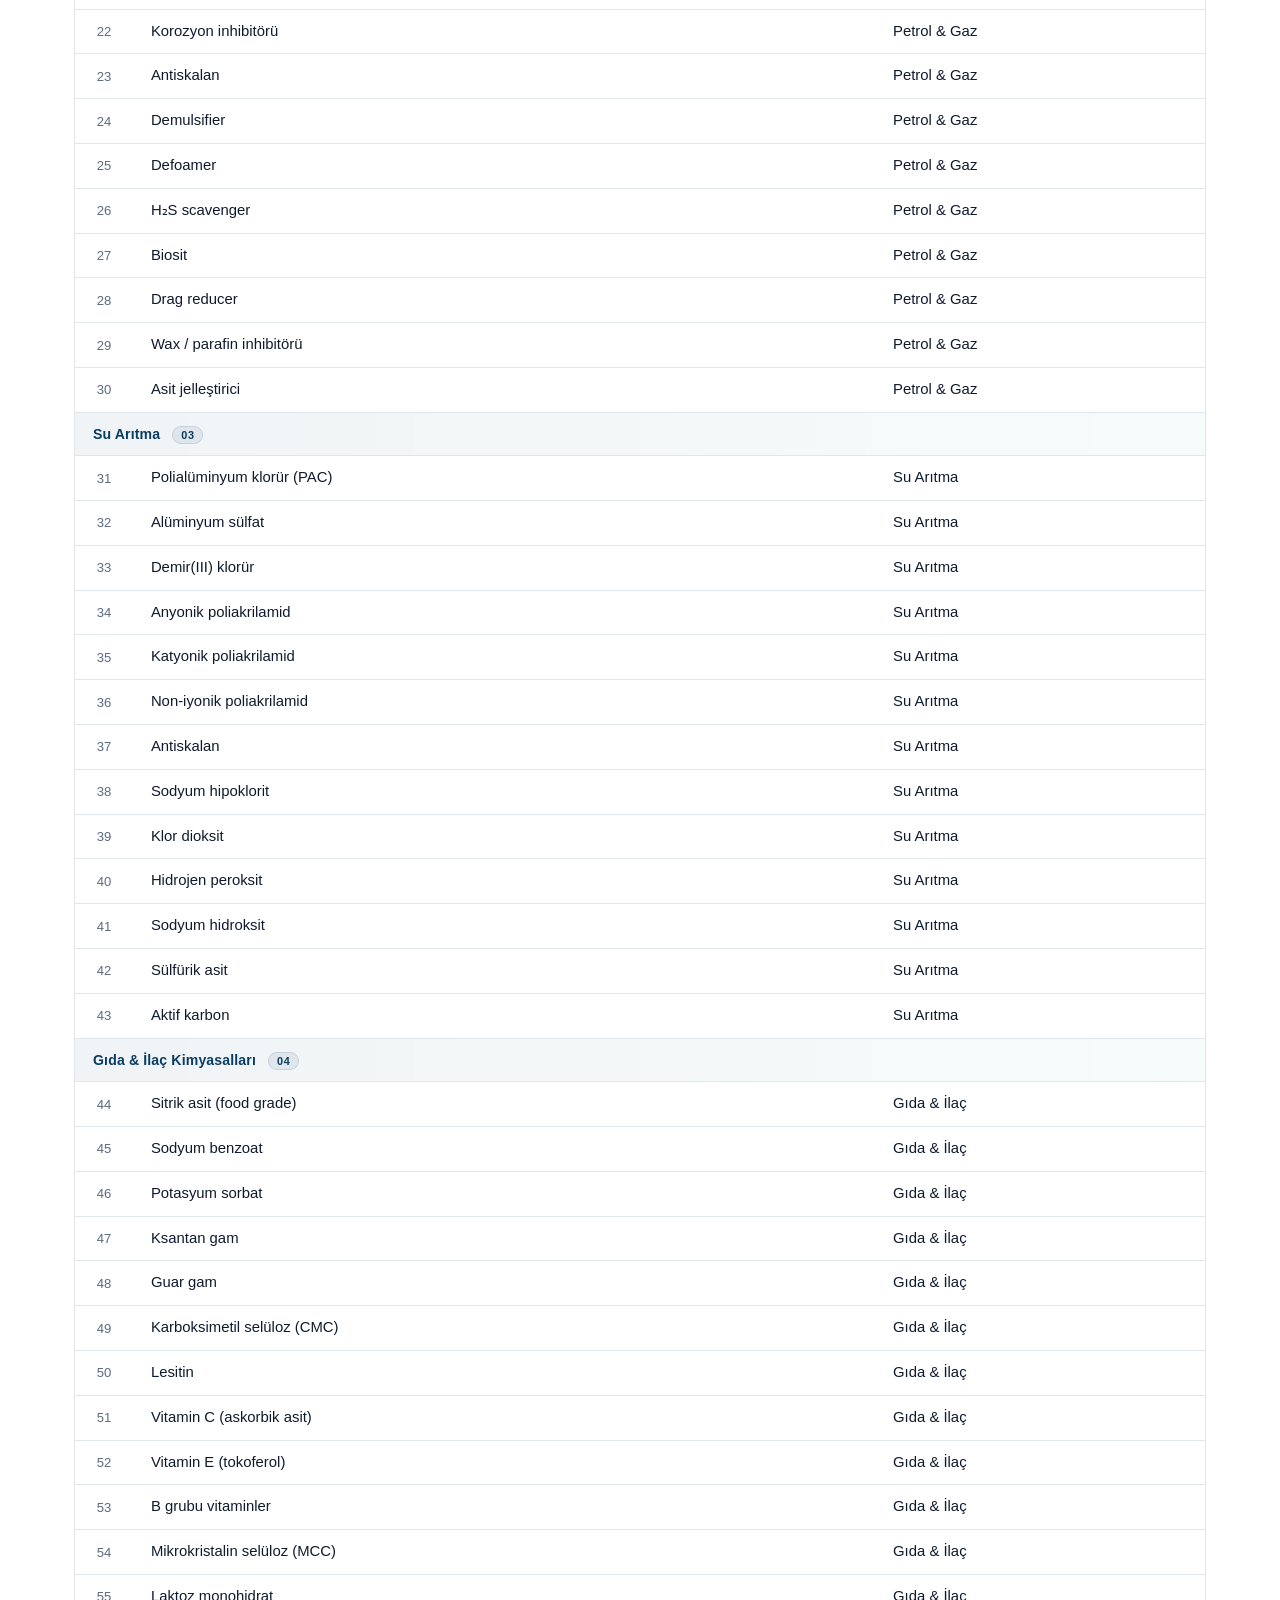
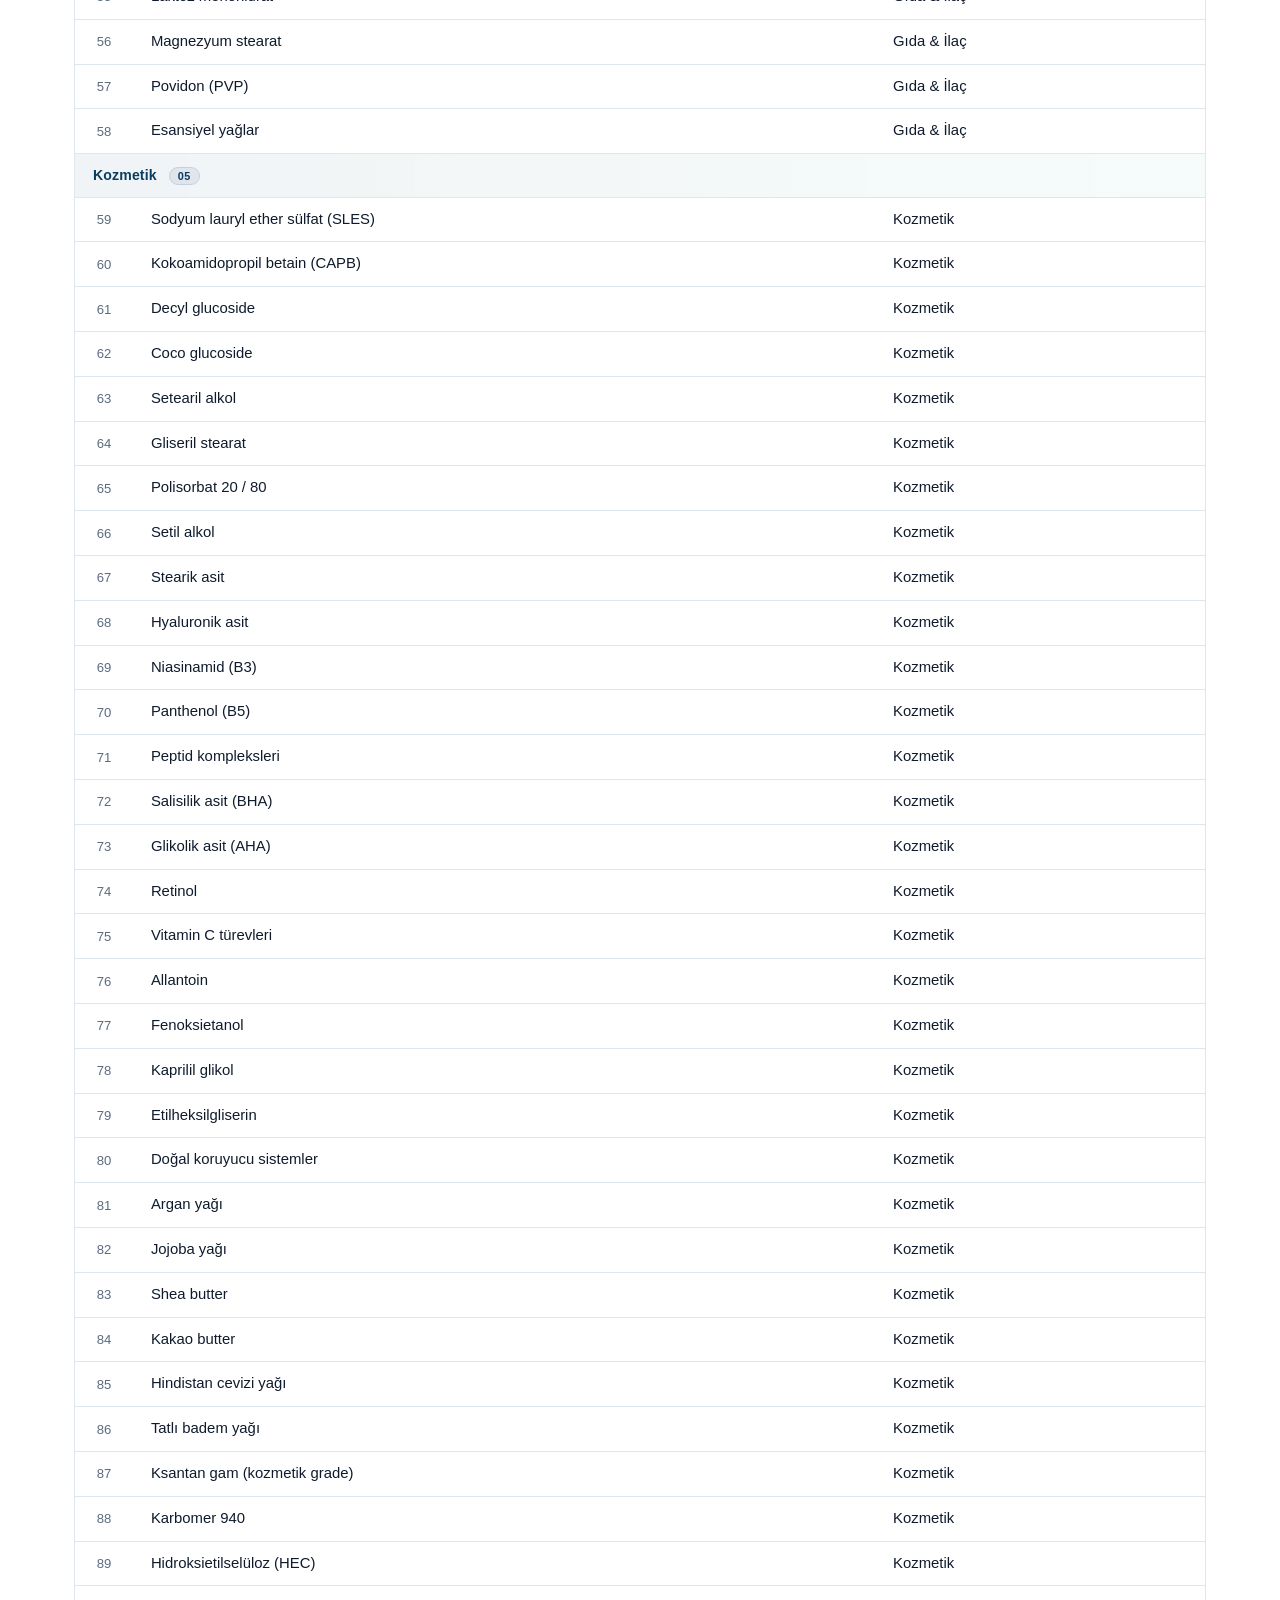
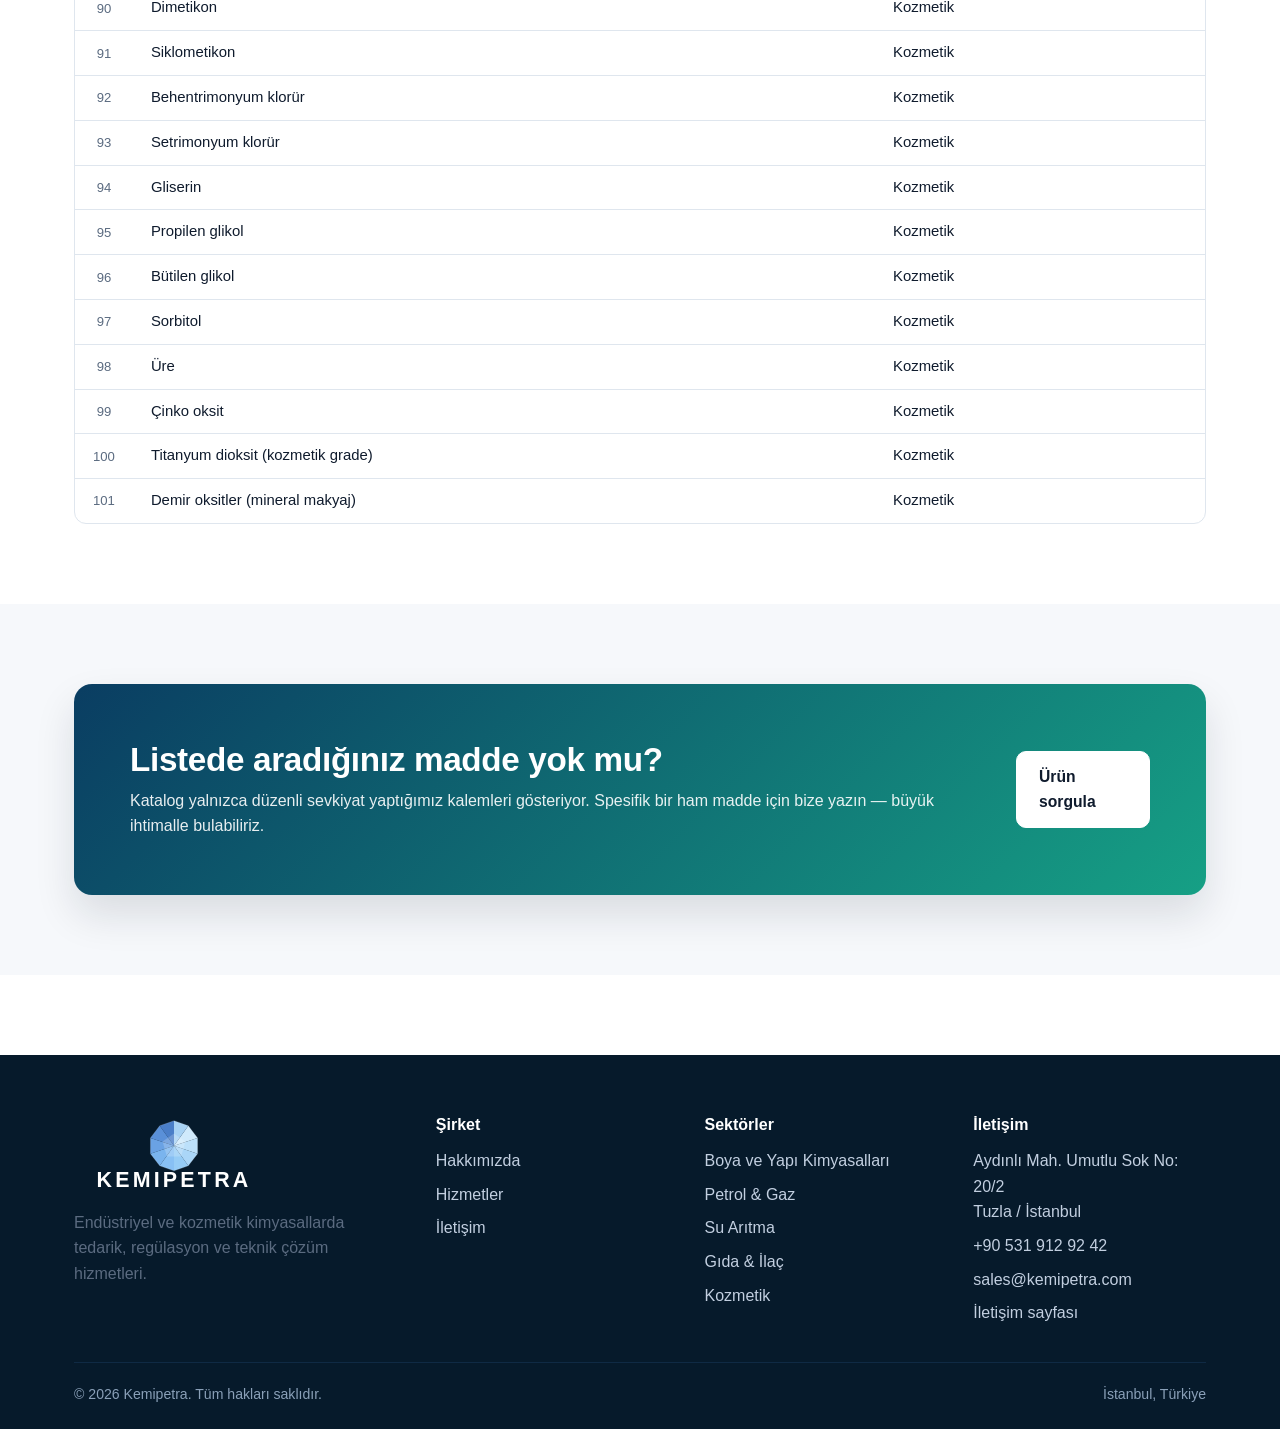
<file: urunler.html>
<!DOCTYPE html>
<html lang="tr">
<head>
  <meta charset="UTF-8" />
  <meta name="viewport" content="width=device-width, initial-scale=1" />
  <link rel="canonical" href="https://kemipetra.com/urunler.html" />
  <title>Ürünler — Kemipetra</title>
  <meta name="description" content="Kemipetra ürün kataloğu — endüstriyel ve kozmetik sektörler için ham madde listesi." />
  <link rel="stylesheet" href="assets/css/style.css" />
</head>
<body>

<header class="site-header">
  <div class="container nav">
    <a href="index.html" class="brand">
      <img src="logo.svg" alt="Kemipetra" class="brand-logo" style="width:160px;height:auto;max-width:none;display:block;" />
    </a>
    <button class="nav-toggle" aria-label="Menüyü aç/kapat" aria-expanded="false"><span></span></button>
    <ul class="nav-links">
      <li><a href="index.html">Ana Sayfa</a></li>
      <li><a href="hakkimizda.html">Hakkımızda</a></li>
      <li><a href="hizmetler.html">Hizmetler</a></li>
      <li><a href="sektorler.html">Sektörler</a></li>
      <li><a href="urunler.html" class="active">Ürünler</a></li>
      <li class="nav-lang"><a href="en/products.html" aria-label="English">EN</a></li>
      <li><a href="iletisim.html" class="nav-cta">İletişim</a></li>
    </ul>
  </div>
</header>

<section class="page-hero">
  <div class="container">
    <span class="eyebrow">Ürün Kataloğu</span>
    <h1>Sektörlere göre ham madde listesi</h1>
    <p>Aşağıdaki kalemler düzenli olarak tedarik ettiğimiz ham maddelerin bir özetidir. Aradığınız spesifik bir ürün listede görünmüyorsa lütfen <a href="iletisim.html">iletişime geçin</a> — büyük olasılıkla tedarik ediyoruz ya da hızla bulabiliriz.</p>
  </div>
</section>

<section class="section">
  <div class="container">
    <div class="product-table-wrap">
      <table class="product-table">
        <thead>
          <tr>
            <th class="num-col">#</th>
            <th>Ürün Adı</th>
            <th class="sector-col">Sektör</th>
            <th class="note-col">Not</th>
          </tr>
        </thead>
        <tbody>

          <tr class="group-row"><td colspan="4">Boya ve Yapı Kimyasalları <span class="pill">01</span></td></tr>
          <tr><td class="num-col">1</td><td>Akrilik reçine</td><td class="sector-col">Boya &amp; Yapı</td><td class="note-col"></td></tr>
          <tr><td class="num-col">2</td><td>Alkid reçine</td><td class="sector-col">Boya &amp; Yapı</td><td class="note-col"></td></tr>
          <tr><td class="num-col">3</td><td>Epoksi reçine</td><td class="sector-col">Boya &amp; Yapı</td><td class="note-col"></td></tr>
          <tr><td class="num-col">4</td><td>Poliüretan reçine</td><td class="sector-col">Boya &amp; Yapı</td><td class="note-col"></td></tr>
          <tr><td class="num-col">5</td><td>Polyester reçine</td><td class="sector-col">Boya &amp; Yapı</td><td class="note-col"></td></tr>
          <tr><td class="num-col">6</td><td>Titanyum dioksit (TiO₂)</td><td class="sector-col">Boya &amp; Yapı</td><td class="note-col"></td></tr>
          <tr><td class="num-col">7</td><td>Demir oksit pigmentleri</td><td class="sector-col">Boya &amp; Yapı</td><td class="note-col"></td></tr>
          <tr><td class="num-col">8</td><td>Talk</td><td class="sector-col">Boya &amp; Yapı</td><td class="note-col"></td></tr>
          <tr><td class="num-col">9</td><td>Mika</td><td class="sector-col">Boya &amp; Yapı</td><td class="note-col"></td></tr>
          <tr><td class="num-col">10</td><td>Kalsit</td><td class="sector-col">Boya &amp; Yapı</td><td class="note-col"></td></tr>
          <tr><td class="num-col">11</td><td>Kalınlaştırıcı (HEC, HEUR)</td><td class="sector-col">Boya &amp; Yapı</td><td class="note-col"></td></tr>
          <tr><td class="num-col">12</td><td>Dispersan</td><td class="sector-col">Boya &amp; Yapı</td><td class="note-col"></td></tr>
          <tr><td class="num-col">13</td><td>Köpük kesici</td><td class="sector-col">Boya &amp; Yapı</td><td class="note-col"></td></tr>
          <tr><td class="num-col">14</td><td>Biosit</td><td class="sector-col">Boya &amp; Yapı</td><td class="note-col"></td></tr>
          <tr><td class="num-col">15</td><td>Koalesan ajan</td><td class="sector-col">Boya &amp; Yapı</td><td class="note-col"></td></tr>
          <tr><td class="num-col">16</td><td>Süperakışkanlaştırıcı (PCE)</td><td class="sector-col">Boya &amp; Yapı</td><td class="note-col"></td></tr>
          <tr><td class="num-col">17</td><td>Çimento geciktirici</td><td class="sector-col">Boya &amp; Yapı</td><td class="note-col"></td></tr>
          <tr><td class="num-col">18</td><td>Çimento hızlandırıcı</td><td class="sector-col">Boya &amp; Yapı</td><td class="note-col"></td></tr>

          <tr class="group-row"><td colspan="4">Petrol &amp; Gaz <span class="pill">02</span></td></tr>
          <tr><td class="num-col">19</td><td>Bentonit</td><td class="sector-col">Petrol &amp; Gaz</td><td class="note-col"></td></tr>
          <tr><td class="num-col">20</td><td>Baryum sülfat</td><td class="sector-col">Petrol &amp; Gaz</td><td class="note-col"></td></tr>
          <tr><td class="num-col">21</td><td>PHPA polimer</td><td class="sector-col">Petrol &amp; Gaz</td><td class="note-col"></td></tr>
          <tr><td class="num-col">22</td><td>Korozyon inhibitörü</td><td class="sector-col">Petrol &amp; Gaz</td><td class="note-col"></td></tr>
          <tr><td class="num-col">23</td><td>Antiskalan</td><td class="sector-col">Petrol &amp; Gaz</td><td class="note-col"></td></tr>
          <tr><td class="num-col">24</td><td>Demulsifier</td><td class="sector-col">Petrol &amp; Gaz</td><td class="note-col"></td></tr>
          <tr><td class="num-col">25</td><td>Defoamer</td><td class="sector-col">Petrol &amp; Gaz</td><td class="note-col"></td></tr>
          <tr><td class="num-col">26</td><td>H₂S scavenger</td><td class="sector-col">Petrol &amp; Gaz</td><td class="note-col"></td></tr>
          <tr><td class="num-col">27</td><td>Biosit</td><td class="sector-col">Petrol &amp; Gaz</td><td class="note-col"></td></tr>
          <tr><td class="num-col">28</td><td>Drag reducer</td><td class="sector-col">Petrol &amp; Gaz</td><td class="note-col"></td></tr>
          <tr><td class="num-col">29</td><td>Wax / parafin inhibitörü</td><td class="sector-col">Petrol &amp; Gaz</td><td class="note-col"></td></tr>
          <tr><td class="num-col">30</td><td>Asit jelleştirici</td><td class="sector-col">Petrol &amp; Gaz</td><td class="note-col"></td></tr>

          <tr class="group-row"><td colspan="4">Su Arıtma <span class="pill">03</span></td></tr>
          <tr><td class="num-col">31</td><td>Polialüminyum klorür (PAC)</td><td class="sector-col">Su Arıtma</td><td class="note-col"></td></tr>
          <tr><td class="num-col">32</td><td>Alüminyum sülfat</td><td class="sector-col">Su Arıtma</td><td class="note-col"></td></tr>
          <tr><td class="num-col">33</td><td>Demir(III) klorür</td><td class="sector-col">Su Arıtma</td><td class="note-col"></td></tr>
          <tr><td class="num-col">34</td><td>Anyonik poliakrilamid</td><td class="sector-col">Su Arıtma</td><td class="note-col"></td></tr>
          <tr><td class="num-col">35</td><td>Katyonik poliakrilamid</td><td class="sector-col">Su Arıtma</td><td class="note-col"></td></tr>
          <tr><td class="num-col">36</td><td>Non-iyonik poliakrilamid</td><td class="sector-col">Su Arıtma</td><td class="note-col"></td></tr>
          <tr><td class="num-col">37</td><td>Antiskalan</td><td class="sector-col">Su Arıtma</td><td class="note-col"></td></tr>
          <tr><td class="num-col">38</td><td>Sodyum hipoklorit</td><td class="sector-col">Su Arıtma</td><td class="note-col"></td></tr>
          <tr><td class="num-col">39</td><td>Klor dioksit</td><td class="sector-col">Su Arıtma</td><td class="note-col"></td></tr>
          <tr><td class="num-col">40</td><td>Hidrojen peroksit</td><td class="sector-col">Su Arıtma</td><td class="note-col"></td></tr>
          <tr><td class="num-col">41</td><td>Sodyum hidroksit</td><td class="sector-col">Su Arıtma</td><td class="note-col"></td></tr>
          <tr><td class="num-col">42</td><td>Sülfürik asit</td><td class="sector-col">Su Arıtma</td><td class="note-col"></td></tr>
          <tr><td class="num-col">43</td><td>Aktif karbon</td><td class="sector-col">Su Arıtma</td><td class="note-col"></td></tr>

          <tr class="group-row"><td colspan="4">Gıda &amp; İlaç Kimyasalları <span class="pill">04</span></td></tr>
          <tr><td class="num-col">44</td><td>Sitrik asit (food grade)</td><td class="sector-col">Gıda &amp; İlaç</td><td class="note-col"></td></tr>
          <tr><td class="num-col">45</td><td>Sodyum benzoat</td><td class="sector-col">Gıda &amp; İlaç</td><td class="note-col"></td></tr>
          <tr><td class="num-col">46</td><td>Potasyum sorbat</td><td class="sector-col">Gıda &amp; İlaç</td><td class="note-col"></td></tr>
          <tr><td class="num-col">47</td><td>Ksantan gam</td><td class="sector-col">Gıda &amp; İlaç</td><td class="note-col"></td></tr>
          <tr><td class="num-col">48</td><td>Guar gam</td><td class="sector-col">Gıda &amp; İlaç</td><td class="note-col"></td></tr>
          <tr><td class="num-col">49</td><td>Karboksimetil selüloz (CMC)</td><td class="sector-col">Gıda &amp; İlaç</td><td class="note-col"></td></tr>
          <tr><td class="num-col">50</td><td>Lesitin</td><td class="sector-col">Gıda &amp; İlaç</td><td class="note-col"></td></tr>
          <tr><td class="num-col">51</td><td>Vitamin C (askorbik asit)</td><td class="sector-col">Gıda &amp; İlaç</td><td class="note-col"></td></tr>
          <tr><td class="num-col">52</td><td>Vitamin E (tokoferol)</td><td class="sector-col">Gıda &amp; İlaç</td><td class="note-col"></td></tr>
          <tr><td class="num-col">53</td><td>B grubu vitaminler</td><td class="sector-col">Gıda &amp; İlaç</td><td class="note-col"></td></tr>
          <tr><td class="num-col">54</td><td>Mikrokristalin selüloz (MCC)</td><td class="sector-col">Gıda &amp; İlaç</td><td class="note-col"></td></tr>
          <tr><td class="num-col">55</td><td>Laktoz monohidrat</td><td class="sector-col">Gıda &amp; İlaç</td><td class="note-col"></td></tr>
          <tr><td class="num-col">56</td><td>Magnezyum stearat</td><td class="sector-col">Gıda &amp; İlaç</td><td class="note-col"></td></tr>
          <tr><td class="num-col">57</td><td>Povidon (PVP)</td><td class="sector-col">Gıda &amp; İlaç</td><td class="note-col"></td></tr>
          <tr><td class="num-col">58</td><td>Esansiyel yağlar</td><td class="sector-col">Gıda &amp; İlaç</td><td class="note-col"></td></tr>

          <tr class="group-row"><td colspan="4">Kozmetik <span class="pill">05</span></td></tr>
          <tr><td class="num-col">59</td><td>Sodyum lauryl ether sülfat (SLES)</td><td class="sector-col">Kozmetik</td><td class="note-col"></td></tr>
          <tr><td class="num-col">60</td><td>Kokoamidopropil betain (CAPB)</td><td class="sector-col">Kozmetik</td><td class="note-col"></td></tr>
          <tr><td class="num-col">61</td><td>Decyl glucoside</td><td class="sector-col">Kozmetik</td><td class="note-col"></td></tr>
          <tr><td class="num-col">62</td><td>Coco glucoside</td><td class="sector-col">Kozmetik</td><td class="note-col"></td></tr>
          <tr><td class="num-col">63</td><td>Setearil alkol</td><td class="sector-col">Kozmetik</td><td class="note-col"></td></tr>
          <tr><td class="num-col">64</td><td>Gliseril stearat</td><td class="sector-col">Kozmetik</td><td class="note-col"></td></tr>
          <tr><td class="num-col">65</td><td>Polisorbat 20 / 80</td><td class="sector-col">Kozmetik</td><td class="note-col"></td></tr>
          <tr><td class="num-col">66</td><td>Setil alkol</td><td class="sector-col">Kozmetik</td><td class="note-col"></td></tr>
          <tr><td class="num-col">67</td><td>Stearik asit</td><td class="sector-col">Kozmetik</td><td class="note-col"></td></tr>
          <tr><td class="num-col">68</td><td>Hyaluronik asit</td><td class="sector-col">Kozmetik</td><td class="note-col"></td></tr>
          <tr><td class="num-col">69</td><td>Niasinamid (B3)</td><td class="sector-col">Kozmetik</td><td class="note-col"></td></tr>
          <tr><td class="num-col">70</td><td>Panthenol (B5)</td><td class="sector-col">Kozmetik</td><td class="note-col"></td></tr>
          <tr><td class="num-col">71</td><td>Peptid kompleksleri</td><td class="sector-col">Kozmetik</td><td class="note-col"></td></tr>
          <tr><td class="num-col">72</td><td>Salisilik asit (BHA)</td><td class="sector-col">Kozmetik</td><td class="note-col"></td></tr>
          <tr><td class="num-col">73</td><td>Glikolik asit (AHA)</td><td class="sector-col">Kozmetik</td><td class="note-col"></td></tr>
          <tr><td class="num-col">74</td><td>Retinol</td><td class="sector-col">Kozmetik</td><td class="note-col"></td></tr>
          <tr><td class="num-col">75</td><td>Vitamin C türevleri</td><td class="sector-col">Kozmetik</td><td class="note-col"></td></tr>
          <tr><td class="num-col">76</td><td>Allantoin</td><td class="sector-col">Kozmetik</td><td class="note-col"></td></tr>
          <tr><td class="num-col">77</td><td>Fenoksietanol</td><td class="sector-col">Kozmetik</td><td class="note-col"></td></tr>
          <tr><td class="num-col">78</td><td>Kaprilil glikol</td><td class="sector-col">Kozmetik</td><td class="note-col"></td></tr>
          <tr><td class="num-col">79</td><td>Etilheksilgliserin</td><td class="sector-col">Kozmetik</td><td class="note-col"></td></tr>
          <tr><td class="num-col">80</td><td>Doğal koruyucu sistemler</td><td class="sector-col">Kozmetik</td><td class="note-col"></td></tr>
          <tr><td class="num-col">81</td><td>Argan yağı</td><td class="sector-col">Kozmetik</td><td class="note-col"></td></tr>
          <tr><td class="num-col">82</td><td>Jojoba yağı</td><td class="sector-col">Kozmetik</td><td class="note-col"></td></tr>
          <tr><td class="num-col">83</td><td>Shea butter</td><td class="sector-col">Kozmetik</td><td class="note-col"></td></tr>
          <tr><td class="num-col">84</td><td>Kakao butter</td><td class="sector-col">Kozmetik</td><td class="note-col"></td></tr>
          <tr><td class="num-col">85</td><td>Hindistan cevizi yağı</td><td class="sector-col">Kozmetik</td><td class="note-col"></td></tr>
          <tr><td class="num-col">86</td><td>Tatlı badem yağı</td><td class="sector-col">Kozmetik</td><td class="note-col"></td></tr>
          <tr><td class="num-col">87</td><td>Ksantan gam (kozmetik grade)</td><td class="sector-col">Kozmetik</td><td class="note-col"></td></tr>
          <tr><td class="num-col">88</td><td>Karbomer 940</td><td class="sector-col">Kozmetik</td><td class="note-col"></td></tr>
          <tr><td class="num-col">89</td><td>Hidroksietilselüloz (HEC)</td><td class="sector-col">Kozmetik</td><td class="note-col"></td></tr>
          <tr><td class="num-col">90</td><td>Dimetikon</td><td class="sector-col">Kozmetik</td><td class="note-col"></td></tr>
          <tr><td class="num-col">91</td><td>Siklometikon</td><td class="sector-col">Kozmetik</td><td class="note-col"></td></tr>
          <tr><td class="num-col">92</td><td>Behentrimonyum klorür</td><td class="sector-col">Kozmetik</td><td class="note-col"></td></tr>
          <tr><td class="num-col">93</td><td>Setrimonyum klorür</td><td class="sector-col">Kozmetik</td><td class="note-col"></td></tr>
          <tr><td class="num-col">94</td><td>Gliserin</td><td class="sector-col">Kozmetik</td><td class="note-col"></td></tr>
          <tr><td class="num-col">95</td><td>Propilen glikol</td><td class="sector-col">Kozmetik</td><td class="note-col"></td></tr>
          <tr><td class="num-col">96</td><td>Bütilen glikol</td><td class="sector-col">Kozmetik</td><td class="note-col"></td></tr>
          <tr><td class="num-col">97</td><td>Sorbitol</td><td class="sector-col">Kozmetik</td><td class="note-col"></td></tr>
          <tr><td class="num-col">98</td><td>Üre</td><td class="sector-col">Kozmetik</td><td class="note-col"></td></tr>
          <tr><td class="num-col">99</td><td>Çinko oksit</td><td class="sector-col">Kozmetik</td><td class="note-col"></td></tr>
          <tr><td class="num-col">100</td><td>Titanyum dioksit (kozmetik grade)</td><td class="sector-col">Kozmetik</td><td class="note-col"></td></tr>
          <tr><td class="num-col">101</td><td>Demir oksitler (mineral makyaj)</td><td class="sector-col">Kozmetik</td><td class="note-col"></td></tr>

        </tbody>
      </table>
    </div>
  </div>
</section>

<section class="section alt">
  <div class="container">
    <div class="cta-banner">
      <div>
        <h2>Listede aradığınız madde yok mu?</h2>
        <p>Katalog yalnızca düzenli sevkiyat yaptığımız kalemleri gösteriyor. Spesifik bir ham madde için bize yazın — büyük ihtimalle bulabiliriz.</p>
      </div>
      <a href="iletisim.html" class="btn btn-outline">Ürün sorgula</a>
    </div>
  </div>
</section>

<footer class="site-footer">
  <div class="container">
    <div class="footer-grid">
      <div>
        <a href="index.html"><img src="logo-light.svg" alt="Kemipetra" class="footer-logo" /></a>
        <p>Endüstriyel ve kozmetik kimyasallarda tedarik, regülasyon ve teknik çözüm hizmetleri.</p>
      </div>
      <div>
        <h4>Şirket</h4>
        <ul>
          <li><a href="hakkimizda.html">Hakkımızda</a></li>
          <li><a href="hizmetler.html">Hizmetler</a></li>
          <li><a href="iletisim.html">İletişim</a></li>
        </ul>
      </div>
      <div>
        <h4>Sektörler</h4>
        <ul>
          <li><a href="sektorler.html#kaplama">Boya ve Yapı Kimyasalları</a></li>
          <li><a href="sektorler.html#petrol">Petrol &amp; Gaz</a></li>
          <li><a href="sektorler.html#su">Su Arıtma</a></li>
          <li><a href="sektorler.html#gida">Gıda &amp; İlaç</a></li>
          <li><a href="sektorler.html#kozmetik">Kozmetik</a></li>
        </ul>
      </div>
      <div>
        <h4>İletişim</h4>
        <ul>
          <li>Aydınlı Mah. Umutlu Sok No: 20/2<br/>Tuzla / İstanbul</li>
          <li><a href="tel:+905319129242">+90 531 912 92 42</a></li>
          <li><a href="mailto:sales@kemipetra.com">sales@kemipetra.com</a></li>
          <li><a href="iletisim.html">İletişim sayfası</a></li>
        </ul>
      </div>
    </div>
    <div class="footer-bottom">
      <span>&copy; <span id="year">2026</span> Kemipetra. Tüm hakları saklıdır.</span>
      <span>İstanbul, Türkiye</span>
    </div>
  </div>
</footer>

<script src="assets/js/main.js"></script>
</body>
</html>
</file>
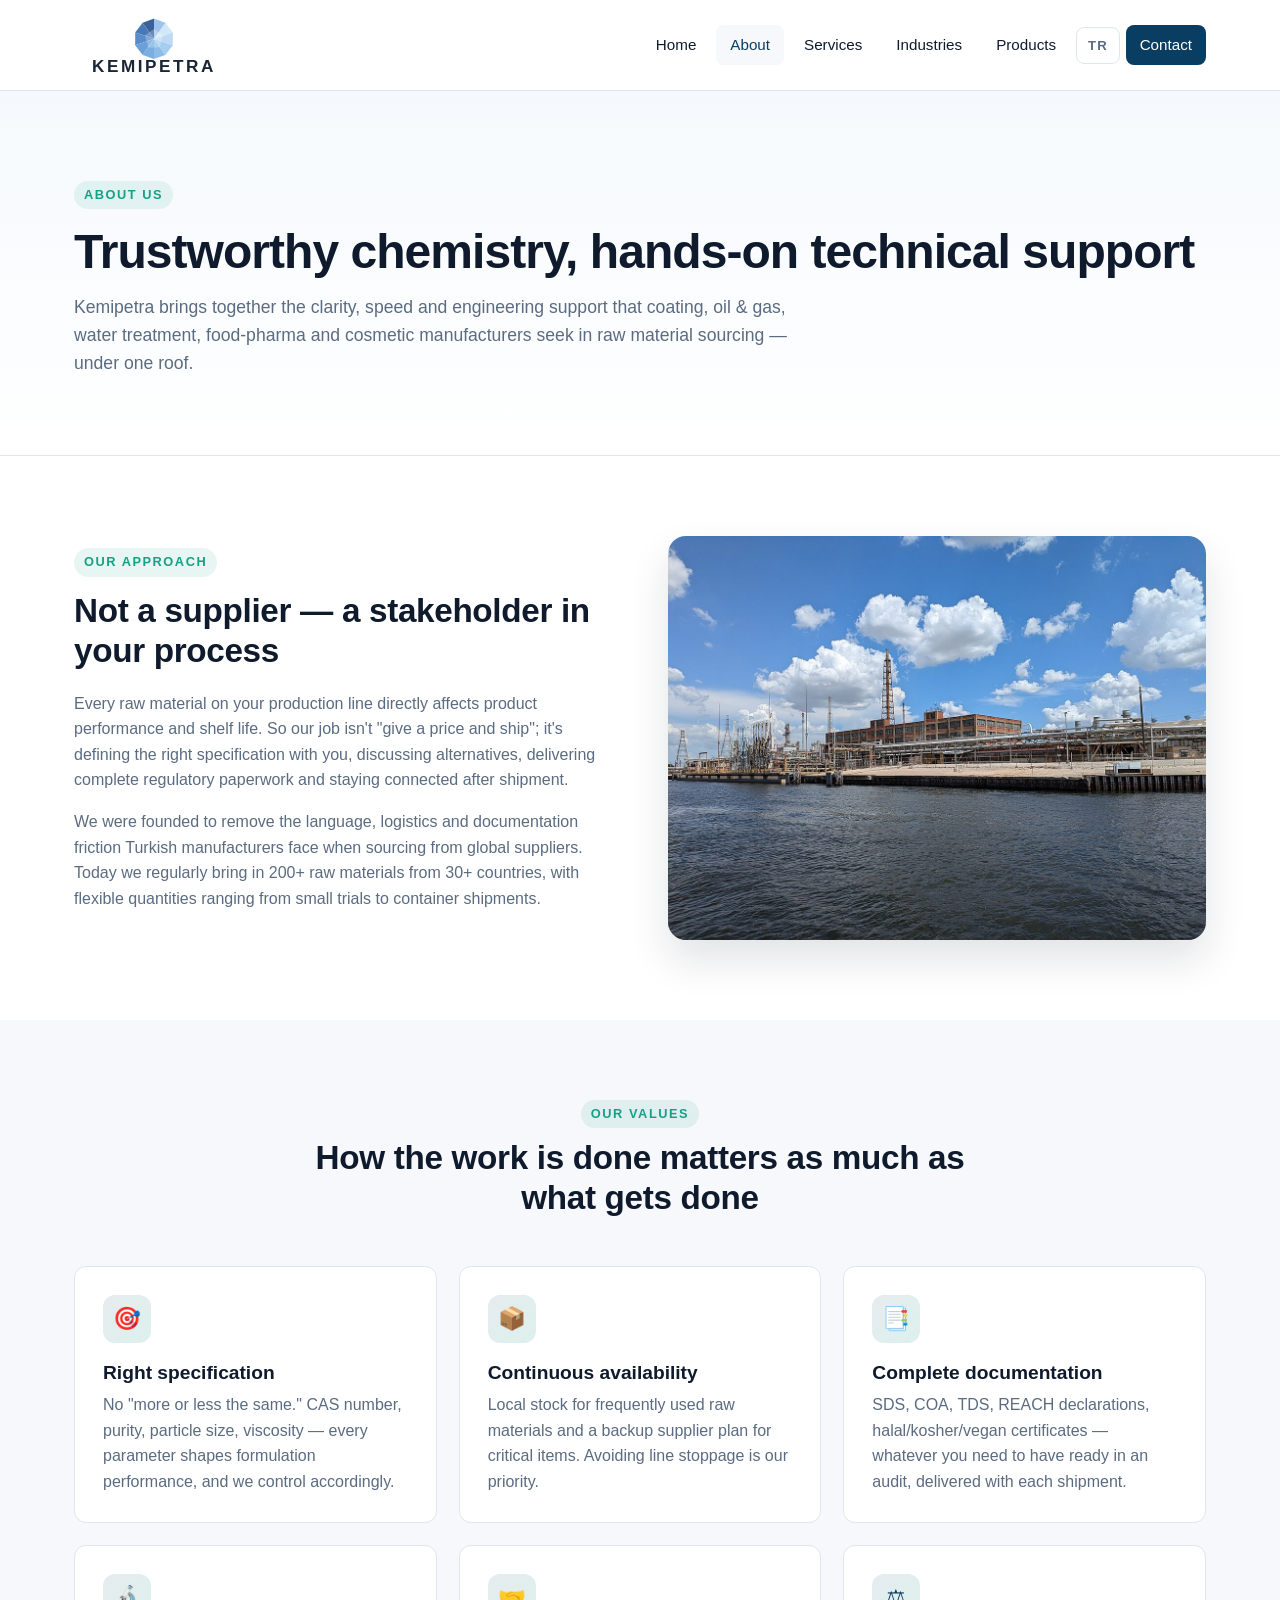
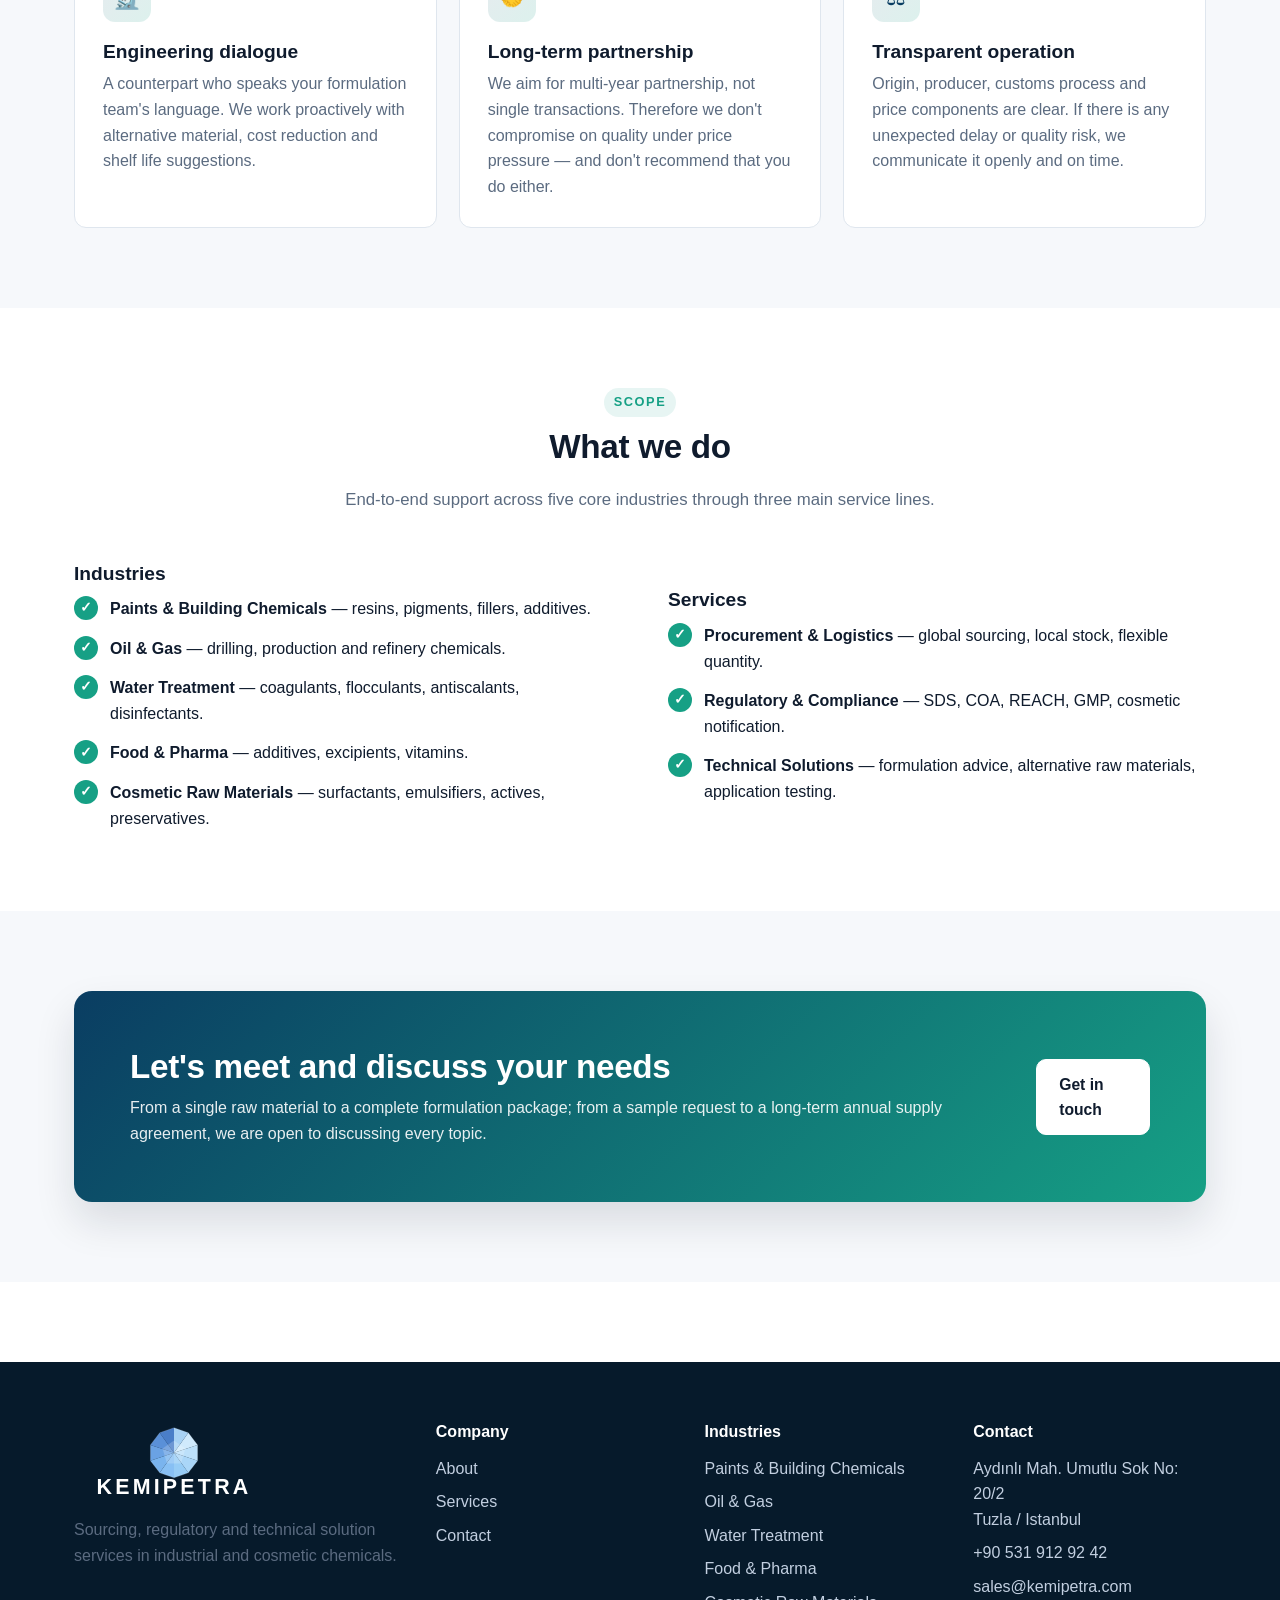
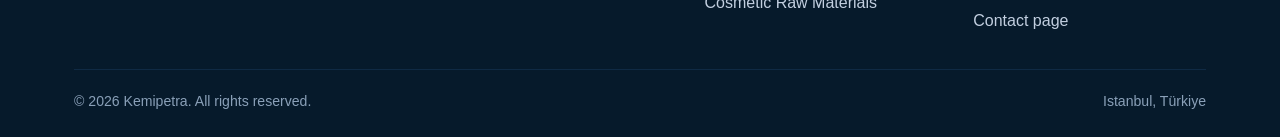
<file: en/about.html>
<!DOCTYPE html>
<html lang="en">
<head>
  <meta charset="UTF-8" />
  <meta name="viewport" content="width=device-width, initial-scale=1" />
  <link rel="canonical" href="https://kemipetra.com/en/about.html" />
  <title>About — Kemipetra</title>
  <meta name="description" content="Kemipetra is a solutions partner specialized in raw material sourcing, regulatory processes and technical solutions for industrial and cosmetic markets." />
  <link rel="stylesheet" href="../assets/css/style.css" />
</head>
<body>

<header class="site-header">
  <div class="container nav">
    <a href="index.html" class="brand">
      <img src="../logo.svg" alt="Kemipetra" class="brand-logo" style="width:160px;height:auto;max-width:none;display:block;" />
    </a>
    <button class="nav-toggle" aria-label="Toggle menu" aria-expanded="false"><span></span></button>
    <ul class="nav-links">
      <li><a href="index.html">Home</a></li>
      <li><a href="about.html" class="active">About</a></li>
      <li><a href="services.html">Services</a></li>
      <li><a href="industries.html">Industries</a></li>
      <li><a href="products.html">Products</a></li>
      <li class="nav-lang"><a href="../hakkimizda.html" aria-label="Türkçe">TR</a></li>
      <li><a href="contact.html" class="nav-cta">Contact</a></li>
    </ul>
  </div>
</header>

<section class="page-hero">
  <div class="container">
    <span class="eyebrow">About Us</span>
    <h1>Trustworthy chemistry, hands-on technical support</h1>
    <p>Kemipetra brings together the clarity, speed and engineering support that coating, oil &amp; gas, water treatment, food-pharma and cosmetic manufacturers seek in raw material sourcing — under one roof.</p>
  </div>
</section>

<section class="section">
  <div class="container two-col">
    <div>
      <span class="eyebrow">Our approach</span>
      <h2>Not a supplier — a stakeholder in your process</h2>
      <p>Every raw material on your production line directly affects product performance and shelf life. So our job isn't "give a price and ship"; it's defining the right specification with you, discussing alternatives, delivering complete regulatory paperwork and staying connected after shipment.</p>
      <p>We were founded to remove the language, logistics and documentation friction Turkish manufacturers face when sourcing from global suppliers. Today we regularly bring in 200+ raw materials from 30+ countries, with flexible quantities ranging from small trials to container shipments.</p>
    </div>
    <div class="image-block team" aria-hidden="true"></div>
  </div>
</section>

<section class="section alt">
  <div class="container">
    <div class="section-head">
      <span class="eyebrow">Our values</span>
      <h2>How the work is done matters as much as what gets done</h2>
    </div>
    <div class="grid cols-3">
      <article class="card">
        <div class="icon">🎯</div>
        <h3>Right specification</h3>
        <p>No "more or less the same." CAS number, purity, particle size, viscosity — every parameter shapes formulation performance, and we control accordingly.</p>
      </article>
      <article class="card">
        <div class="icon">📦</div>
        <h3>Continuous availability</h3>
        <p>Local stock for frequently used raw materials and a backup supplier plan for critical items. Avoiding line stoppage is our priority.</p>
      </article>
      <article class="card">
        <div class="icon">📑</div>
        <h3>Complete documentation</h3>
        <p>SDS, COA, TDS, REACH declarations, halal/kosher/vegan certificates — whatever you need to have ready in an audit, delivered with each shipment.</p>
      </article>
      <article class="card">
        <div class="icon">🔬</div>
        <h3>Engineering dialogue</h3>
        <p>A counterpart who speaks your formulation team's language. We work proactively with alternative material, cost reduction and shelf life suggestions.</p>
      </article>
      <article class="card">
        <div class="icon">🤝</div>
        <h3>Long-term partnership</h3>
        <p>We aim for multi-year partnership, not single transactions. Therefore we don't compromise on quality under price pressure — and don't recommend that you do either.</p>
      </article>
      <article class="card">
        <div class="icon">⚖</div>
        <h3>Transparent operation</h3>
        <p>Origin, producer, customs process and price components are clear. If there is any unexpected delay or quality risk, we communicate it openly and on time.</p>
      </article>
    </div>
  </div>
</section>

<section class="section">
  <div class="container">
    <div class="section-head">
      <span class="eyebrow">Scope</span>
      <h2>What we do</h2>
      <p>End-to-end support across five core industries through three main service lines.</p>
    </div>
    <div class="two-col">
      <div>
        <h3>Industries</h3>
        <ul class="feature-list">
          <li><span class="check">✓</span><div><strong>Paints &amp; Building Chemicals</strong> — resins, pigments, fillers, additives.</div></li>
          <li><span class="check">✓</span><div><strong>Oil &amp; Gas</strong> — drilling, production and refinery chemicals.</div></li>
          <li><span class="check">✓</span><div><strong>Water Treatment</strong> — coagulants, flocculants, antiscalants, disinfectants.</div></li>
          <li><span class="check">✓</span><div><strong>Food &amp; Pharma</strong> — additives, excipients, vitamins.</div></li>
          <li><span class="check">✓</span><div><strong>Cosmetic Raw Materials</strong> — surfactants, emulsifiers, actives, preservatives.</div></li>
        </ul>
      </div>
      <div>
        <h3>Services</h3>
        <ul class="feature-list">
          <li><span class="check">✓</span><div><strong>Procurement &amp; Logistics</strong> — global sourcing, local stock, flexible quantity.</div></li>
          <li><span class="check">✓</span><div><strong>Regulatory &amp; Compliance</strong> — SDS, COA, REACH, GMP, cosmetic notification.</div></li>
          <li><span class="check">✓</span><div><strong>Technical Solutions</strong> — formulation advice, alternative raw materials, application testing.</div></li>
        </ul>
      </div>
    </div>
  </div>
</section>

<section class="section alt">
  <div class="container">
    <div class="cta-banner">
      <div>
        <h2>Let's meet and discuss your needs</h2>
        <p>From a single raw material to a complete formulation package; from a sample request to a long-term annual supply agreement, we are open to discussing every topic.</p>
      </div>
      <a href="contact.html" class="btn btn-outline">Get in touch</a>
    </div>
  </div>
</section>

<footer class="site-footer">
  <div class="container">
    <div class="footer-grid">
      <div>
        <a href="index.html"><img src="../logo-light.svg" alt="Kemipetra" class="footer-logo" /></a>
        <p>Sourcing, regulatory and technical solution services in industrial and cosmetic chemicals.</p>
      </div>
      <div>
        <h4>Company</h4>
        <ul>
          <li><a href="about.html">About</a></li>
          <li><a href="services.html">Services</a></li>
          <li><a href="contact.html">Contact</a></li>
        </ul>
      </div>
      <div>
        <h4>Industries</h4>
        <ul>
          <li><a href="industries.html#coating">Paints &amp; Building Chemicals</a></li>
          <li><a href="industries.html#oil-gas">Oil &amp; Gas</a></li>
          <li><a href="industries.html#water">Water Treatment</a></li>
          <li><a href="industries.html#food-pharma">Food &amp; Pharma</a></li>
          <li><a href="industries.html#cosmetic">Cosmetic Raw Materials</a></li>
        </ul>
      </div>
      <div>
        <h4>Contact</h4>
        <ul>
          <li>Aydınlı Mah. Umutlu Sok No: 20/2<br/>Tuzla / Istanbul</li>
          <li><a href="tel:+905319129242">+90 531 912 92 42</a></li>
          <li><a href="mailto:sales@kemipetra.com">sales@kemipetra.com</a></li>
          <li><a href="contact.html">Contact page</a></li>
        </ul>
      </div>
    </div>
    <div class="footer-bottom">
      <span>&copy; <span id="year">2026</span> Kemipetra. All rights reserved.</span>
      <span>Istanbul, Türkiye</span>
    </div>
  </div>
</footer>

<script src="../assets/js/main.js"></script>
</body>
</html>
</file>
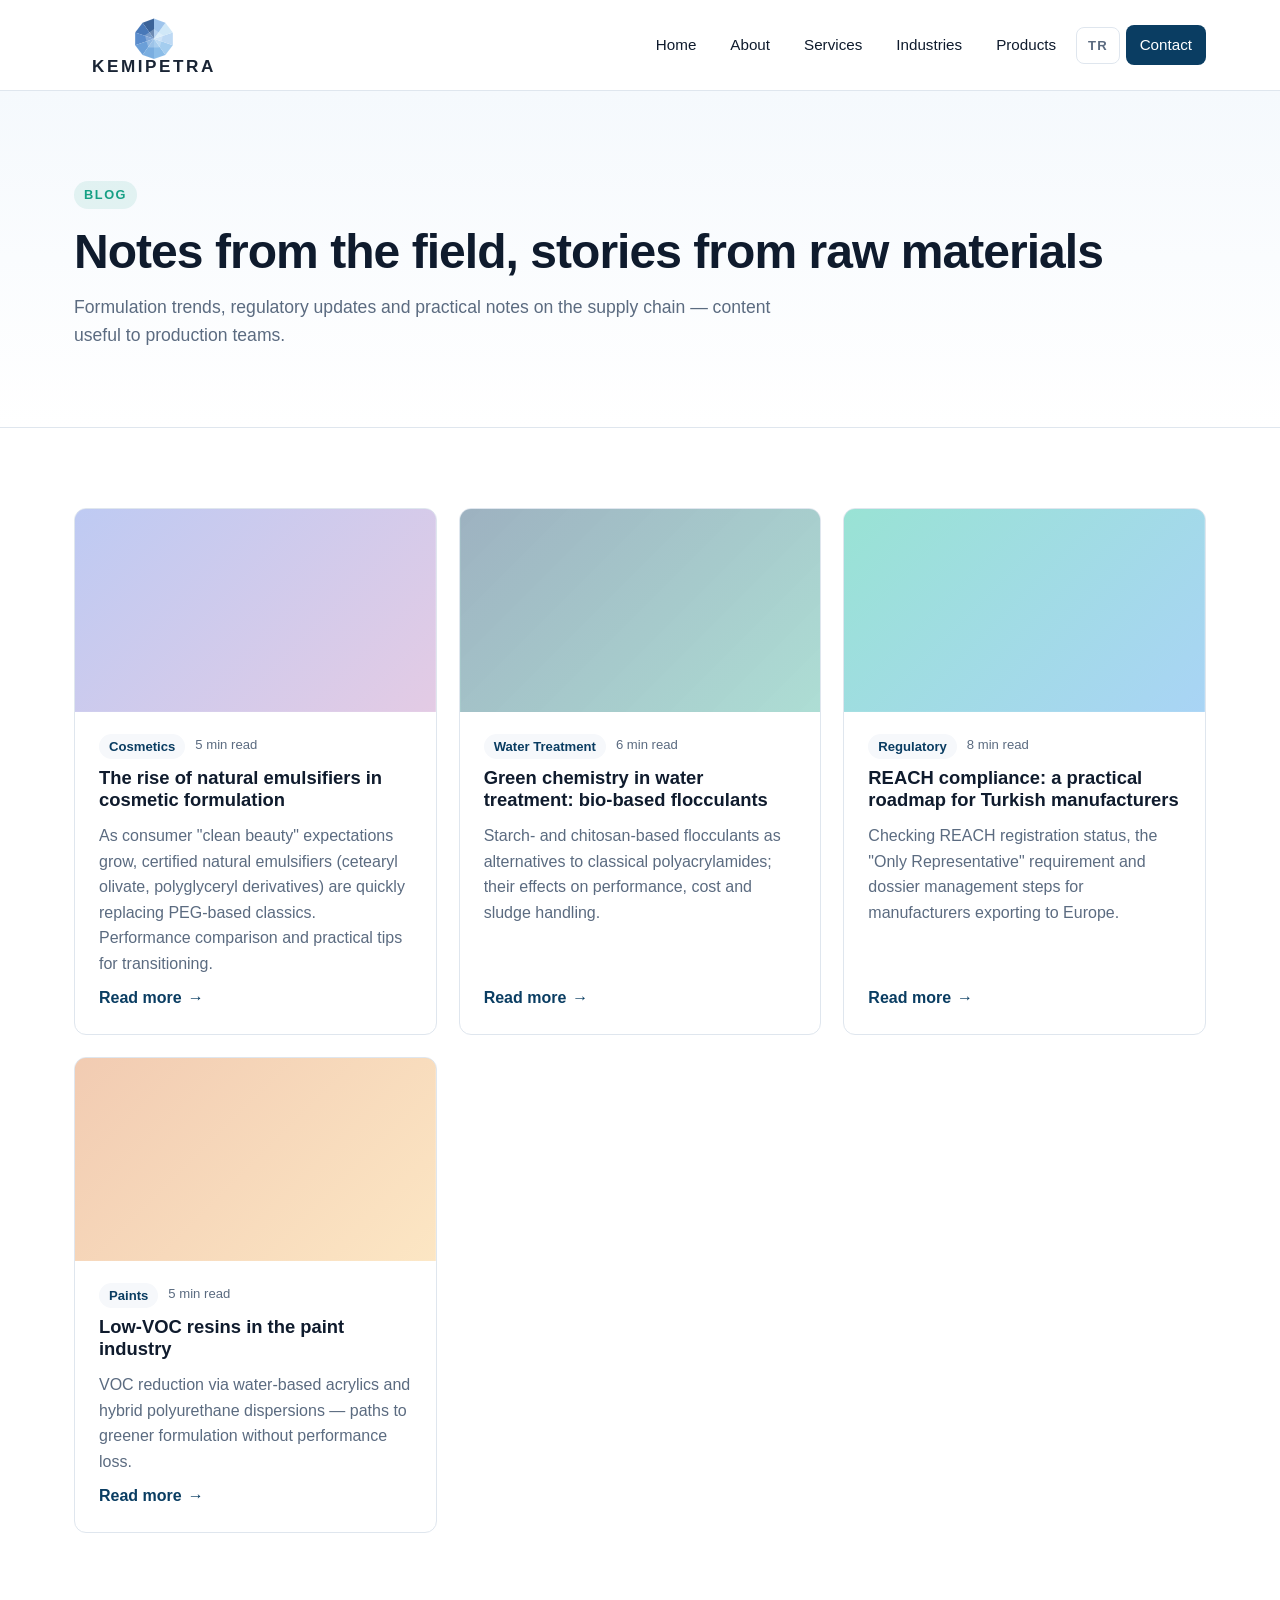
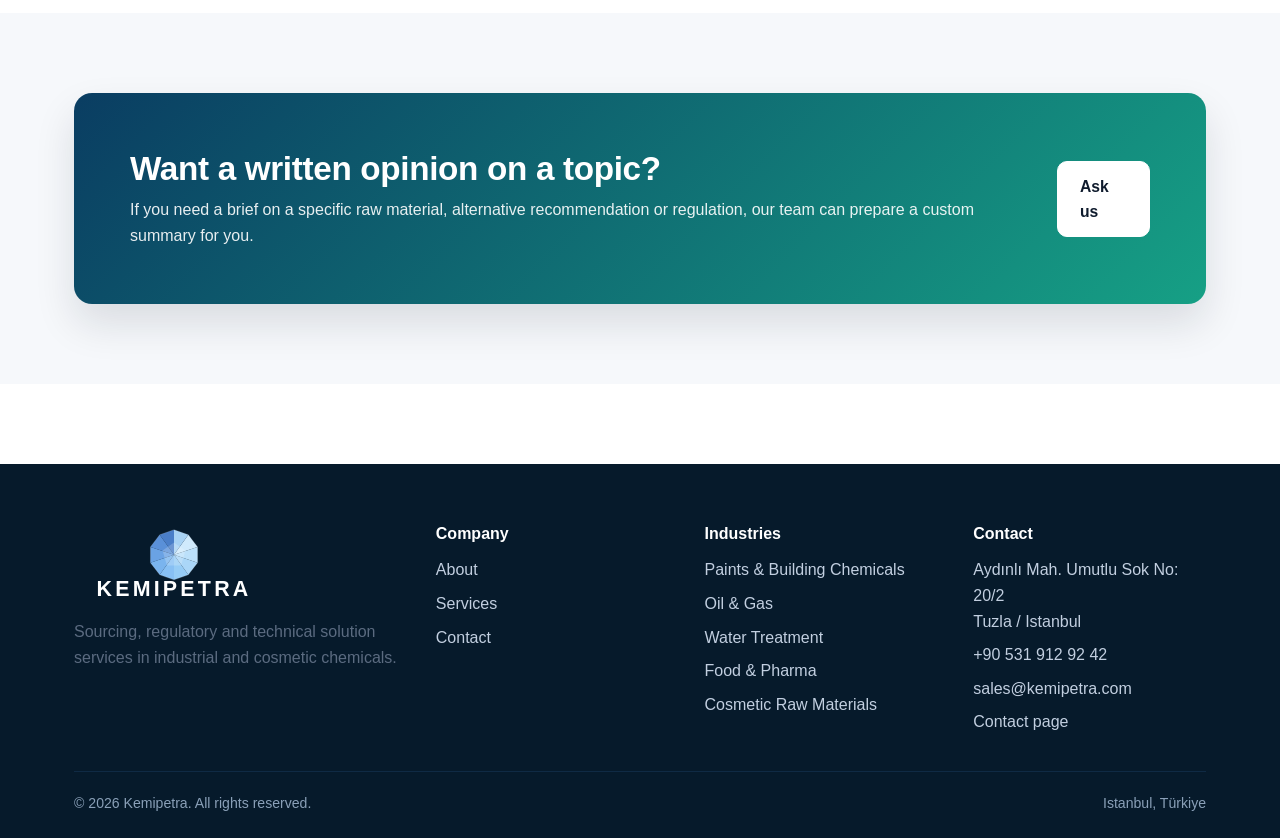
<file: en/blog.html>
<!DOCTYPE html>
<html lang="en">
<head>
  <meta charset="UTF-8" />
  <meta name="viewport" content="width=device-width, initial-scale=1" />
  <link rel="canonical" href="https://kemipetra.com/en/blog.html" />
  <title>Blog — Kemipetra</title>
  <meta name="description" content="Cosmetic formulation, green chemistry in water treatment, REACH compliance, low-VOC coatings — sector articles from the Kemipetra blog." />
  <link rel="stylesheet" href="../assets/css/style.css" />
</head>
<body>

<header class="site-header">
  <div class="container nav">
    <a href="index.html" class="brand">
      <img src="../logo.svg" alt="Kemipetra" class="brand-logo" style="width:160px;height:auto;max-width:none;display:block;" />
    </a>
    <button class="nav-toggle" aria-label="Toggle menu" aria-expanded="false"><span></span></button>
    <ul class="nav-links">
      <li><a href="index.html">Home</a></li>
      <li><a href="about.html">About</a></li>
      <li><a href="services.html">Services</a></li>
      <li><a href="industries.html">Industries</a></li>
      <li><a href="products.html">Products</a></li>
      <li class="nav-lang"><a href="../blog.html" aria-label="Türkçe">TR</a></li>
      <li><a href="contact.html" class="nav-cta">Contact</a></li>
    </ul>
  </div>
</header>

<section class="page-hero">
  <div class="container">
    <span class="eyebrow">Blog</span>
    <h1>Notes from the field, stories from raw materials</h1>
    <p>Formulation trends, regulatory updates and practical notes on the supply chain — content useful to production teams.</p>
  </div>
</section>

<section class="section">
  <div class="container">
    <div class="grid cols-3">
      <article class="blog-card">
        <div class="blog-cover c1"></div>
        <div class="blog-body">
          <div class="blog-meta"><span class="tag">Cosmetics</span><span>5 min read</span></div>
          <h3>The rise of natural emulsifiers in cosmetic formulation</h3>
          <p>As consumer "clean beauty" expectations grow, certified natural emulsifiers (cetearyl olivate, polyglyceryl derivatives) are quickly replacing PEG-based classics. Performance comparison and practical tips for transitioning.</p>
          <a class="card-link" href="#">Read more</a>
        </div>
      </article>

      <article class="blog-card">
        <div class="blog-cover c2"></div>
        <div class="blog-body">
          <div class="blog-meta"><span class="tag">Water Treatment</span><span>6 min read</span></div>
          <h3>Green chemistry in water treatment: bio-based flocculants</h3>
          <p>Starch- and chitosan-based flocculants as alternatives to classical polyacrylamides; their effects on performance, cost and sludge handling.</p>
          <a class="card-link" href="#">Read more</a>
        </div>
      </article>

      <article class="blog-card">
        <div class="blog-cover c3"></div>
        <div class="blog-body">
          <div class="blog-meta"><span class="tag">Regulatory</span><span>8 min read</span></div>
          <h3>REACH compliance: a practical roadmap for Turkish manufacturers</h3>
          <p>Checking REACH registration status, the "Only Representative" requirement and dossier management steps for manufacturers exporting to Europe.</p>
          <a class="card-link" href="#">Read more</a>
        </div>
      </article>

      <article class="blog-card">
        <div class="blog-cover c4"></div>
        <div class="blog-body">
          <div class="blog-meta"><span class="tag">Paints</span><span>5 min read</span></div>
          <h3>Low-VOC resins in the paint industry</h3>
          <p>VOC reduction via water-based acrylics and hybrid polyurethane dispersions — paths to greener formulation without performance loss.</p>
          <a class="card-link" href="#">Read more</a>
        </div>
      </article>
    </div>
  </div>
</section>

<section class="section alt">
  <div class="container">
    <div class="cta-banner">
      <div>
        <h2>Want a written opinion on a topic?</h2>
        <p>If you need a brief on a specific raw material, alternative recommendation or regulation, our team can prepare a custom summary for you.</p>
      </div>
      <a href="contact.html" class="btn btn-outline">Ask us</a>
    </div>
  </div>
</section>

<footer class="site-footer">
  <div class="container">
    <div class="footer-grid">
      <div>
        <a href="index.html"><img src="../logo-light.svg" alt="Kemipetra" class="footer-logo" /></a>
        <p>Sourcing, regulatory and technical solution services in industrial and cosmetic chemicals.</p>
      </div>
      <div>
        <h4>Company</h4>
        <ul>
          <li><a href="about.html">About</a></li>
          <li><a href="services.html">Services</a></li>
          <li><a href="contact.html">Contact</a></li>
        </ul>
      </div>
      <div>
        <h4>Industries</h4>
        <ul>
          <li><a href="industries.html#coating">Paints &amp; Building Chemicals</a></li>
          <li><a href="industries.html#oil-gas">Oil &amp; Gas</a></li>
          <li><a href="industries.html#water">Water Treatment</a></li>
          <li><a href="industries.html#food-pharma">Food &amp; Pharma</a></li>
          <li><a href="industries.html#cosmetic">Cosmetic Raw Materials</a></li>
        </ul>
      </div>
      <div>
        <h4>Contact</h4>
        <ul>
          <li>Aydınlı Mah. Umutlu Sok No: 20/2<br/>Tuzla / Istanbul</li>
          <li><a href="tel:+905319129242">+90 531 912 92 42</a></li>
          <li><a href="mailto:sales@kemipetra.com">sales@kemipetra.com</a></li>
          <li><a href="contact.html">Contact page</a></li>
        </ul>
      </div>
    </div>
    <div class="footer-bottom">
      <span>&copy; <span id="year">2026</span> Kemipetra. All rights reserved.</span>
      <span>Istanbul, Türkiye</span>
    </div>
  </div>
</footer>

<script src="../assets/js/main.js"></script>
</body>
</html>
</file>
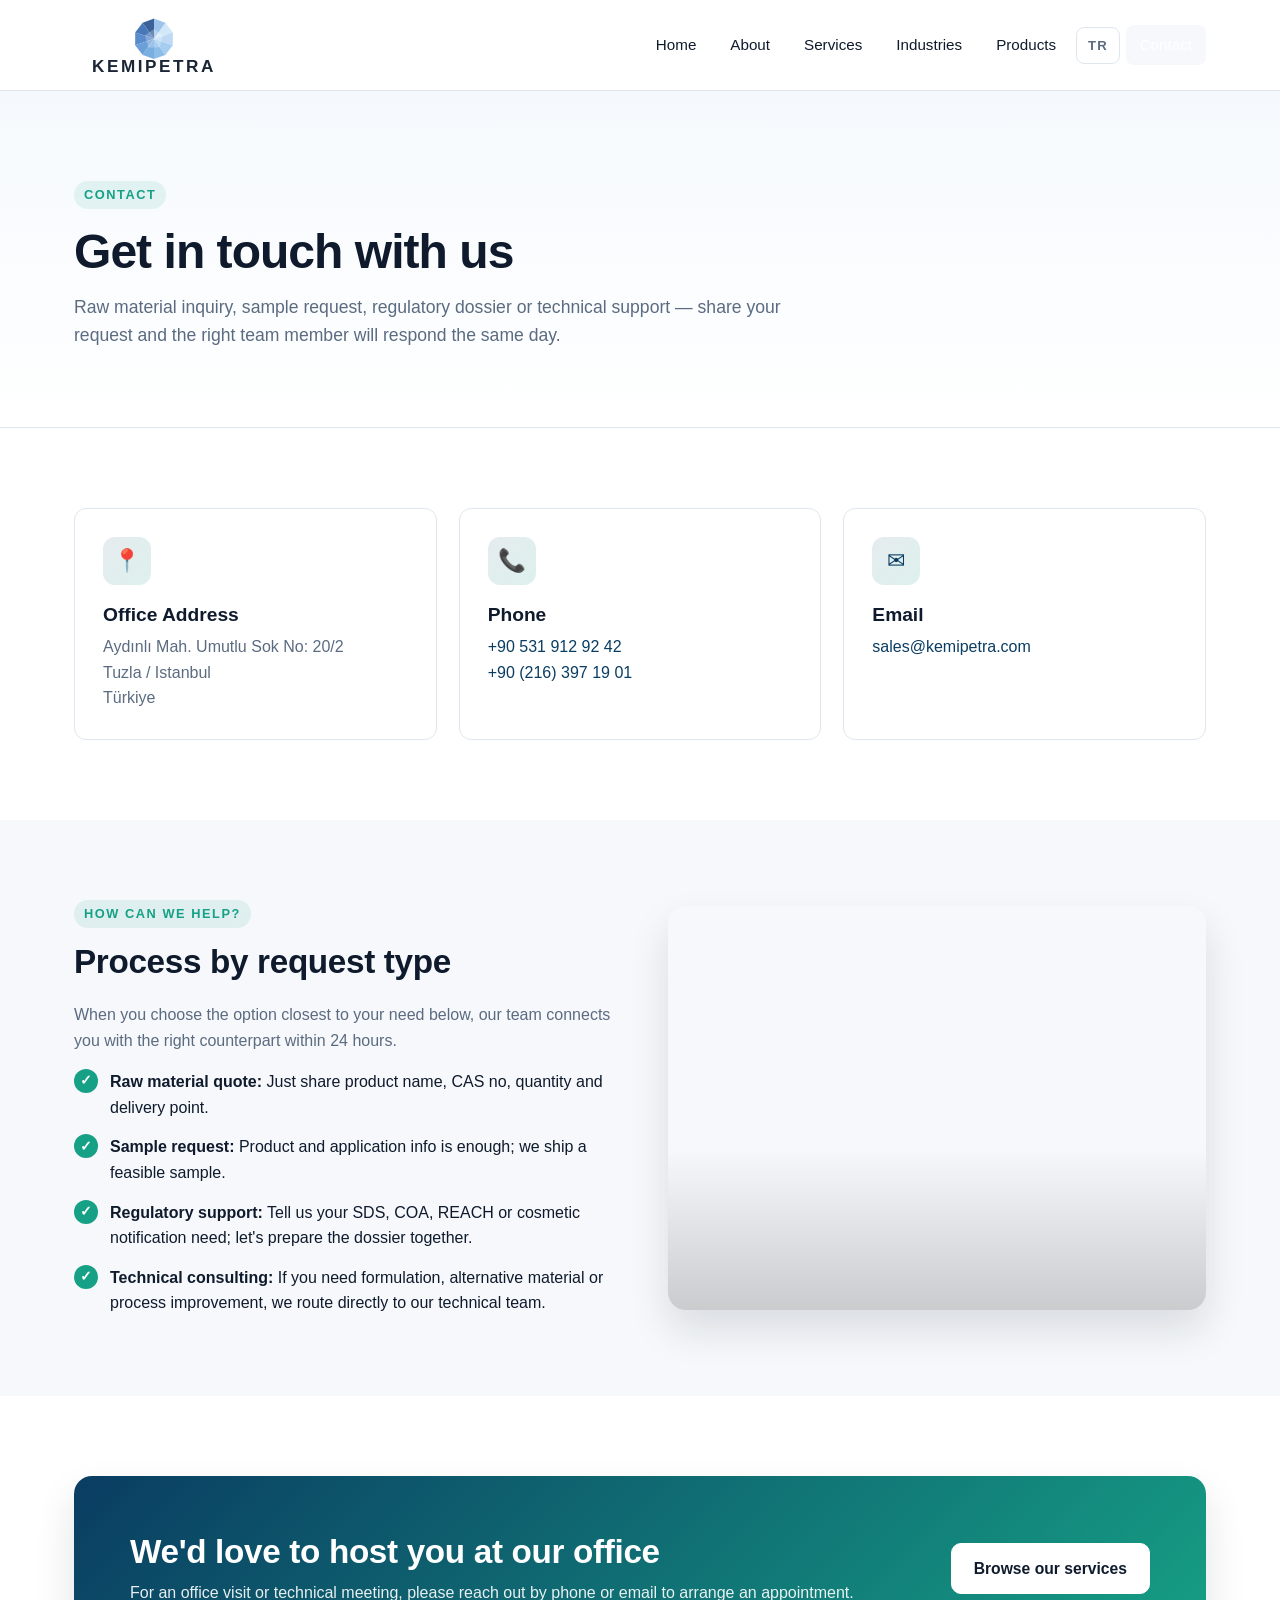
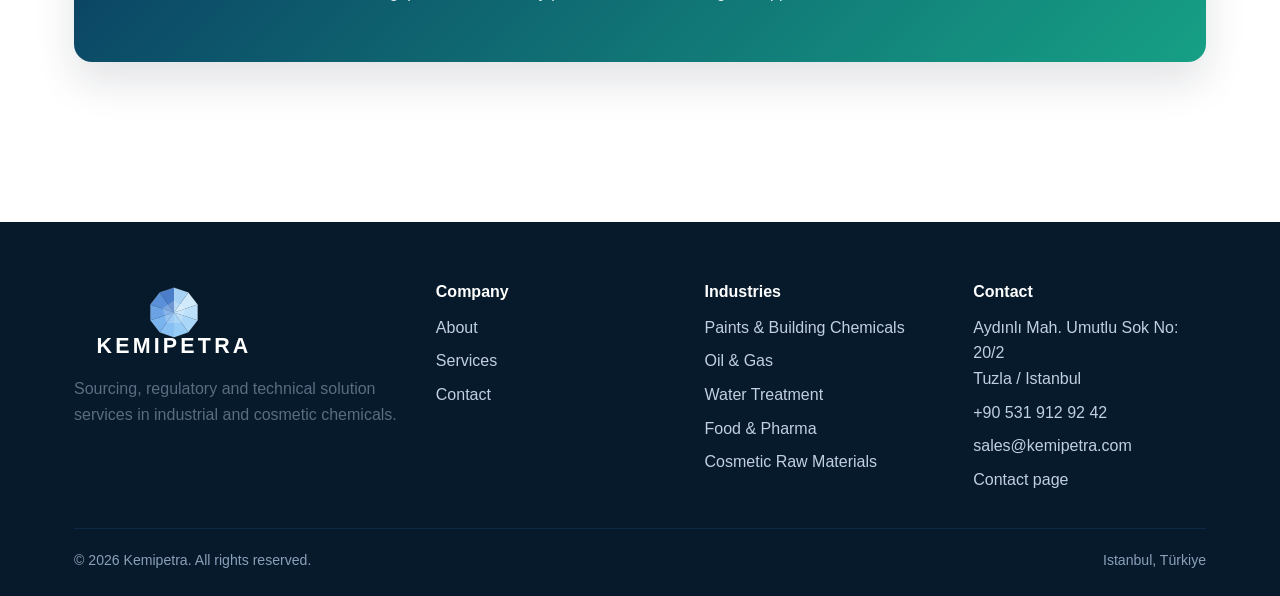
<file: en/contact.html>
<!DOCTYPE html>
<html lang="en">
<head>
  <meta charset="UTF-8" />
  <meta name="viewport" content="width=device-width, initial-scale=1" />
  <link rel="canonical" href="https://kemipetra.com/en/contact.html" />
  <title>Contact — Kemipetra</title>
  <meta name="description" content="Get in touch with Kemipetra for raw material supply, regulatory support and technical assistance." />
  <link rel="stylesheet" href="../assets/css/style.css" />
</head>
<body>

<header class="site-header">
  <div class="container nav">
    <a href="index.html" class="brand">
      <img src="../logo.svg" alt="Kemipetra" class="brand-logo" style="width:160px;height:auto;max-width:none;display:block;" />
    </a>
    <button class="nav-toggle" aria-label="Toggle menu" aria-expanded="false"><span></span></button>
    <ul class="nav-links">
      <li><a href="index.html">Home</a></li>
      <li><a href="about.html">About</a></li>
      <li><a href="services.html">Services</a></li>
      <li><a href="industries.html">Industries</a></li>
      <li><a href="products.html">Products</a></li>
      <li class="nav-lang"><a href="../iletisim.html" aria-label="Türkçe">TR</a></li>
      <li><a href="contact.html" class="nav-cta active">Contact</a></li>
    </ul>
  </div>
</header>

<section class="page-hero">
  <div class="container">
    <span class="eyebrow">Contact</span>
    <h1>Get in touch with us</h1>
    <p>Raw material inquiry, sample request, regulatory dossier or technical support — share your request and the right team member will respond the same day.</p>
  </div>
</section>

<section class="section">
  <div class="container">
    <div class="grid cols-3">
      <article class="card">
        <div class="icon">📍</div>
        <h3>Office Address</h3>
        <p>Aydınlı Mah. Umutlu Sok No: 20/2<br/>Tuzla / Istanbul<br/>Türkiye</p>
      </article>
      <article class="card">
        <div class="icon">📞</div>
        <h3>Phone</h3>
        <p>
          <a href="tel:+905319129242">+90 531 912 92 42</a><br/>
          <a href="tel:+902163971901">+90 (216) 397 19 01</a>
        </p>
      </article>
      <article class="card">
        <div class="icon">✉</div>
        <h3>Email</h3>
        <p><a href="mailto:sales@kemipetra.com">sales@kemipetra.com</a></p>
      </article>
    </div>
  </div>
</section>

<section class="section alt">
  <div class="container two-col">
    <div>
      <span class="eyebrow">How can we help?</span>
      <h2>Process by request type</h2>
      <p>When you choose the option closest to your need below, our team connects you with the right counterpart within 24 hours.</p>
      <ul class="feature-list">
        <li><span class="check">✓</span><div><strong>Raw material quote:</strong> Just share product name, CAS no, quantity and delivery point.</div></li>
        <li><span class="check">✓</span><div><strong>Sample request:</strong> Product and application info is enough; we ship a feasible sample.</div></li>
        <li><span class="check">✓</span><div><strong>Regulatory support:</strong> Tell us your SDS, COA, REACH or cosmetic notification need; let's prepare the dossier together.</div></li>
        <li><span class="check">✓</span><div><strong>Technical consulting:</strong> If you need formulation, alternative material or process improvement, we route directly to our technical team.</div></li>
      </ul>
    </div>
    <div class="image-block office" aria-hidden="true"></div>
  </div>
</section>

<section class="section">
  <div class="container">
    <div class="cta-banner">
      <div>
        <h2>We'd love to host you at our office</h2>
        <p>For an office visit or technical meeting, please reach out by phone or email to arrange an appointment.</p>
      </div>
      <a href="services.html" class="btn btn-outline">Browse our services</a>
    </div>
  </div>
</section>

<footer class="site-footer">
  <div class="container">
    <div class="footer-grid">
      <div>
        <a href="index.html"><img src="../logo-light.svg" alt="Kemipetra" class="footer-logo" /></a>
        <p>Sourcing, regulatory and technical solution services in industrial and cosmetic chemicals.</p>
      </div>
      <div>
        <h4>Company</h4>
        <ul>
          <li><a href="about.html">About</a></li>
          <li><a href="services.html">Services</a></li>
          <li><a href="contact.html">Contact</a></li>
        </ul>
      </div>
      <div>
        <h4>Industries</h4>
        <ul>
          <li><a href="industries.html#coating">Paints &amp; Building Chemicals</a></li>
          <li><a href="industries.html#oil-gas">Oil &amp; Gas</a></li>
          <li><a href="industries.html#water">Water Treatment</a></li>
          <li><a href="industries.html#food-pharma">Food &amp; Pharma</a></li>
          <li><a href="industries.html#cosmetic">Cosmetic Raw Materials</a></li>
        </ul>
      </div>
      <div>
        <h4>Contact</h4>
        <ul>
          <li>Aydınlı Mah. Umutlu Sok No: 20/2<br/>Tuzla / Istanbul</li>
          <li><a href="tel:+905319129242">+90 531 912 92 42</a></li>
          <li><a href="mailto:sales@kemipetra.com">sales@kemipetra.com</a></li>
          <li><a href="contact.html">Contact page</a></li>
        </ul>
      </div>
    </div>
    <div class="footer-bottom">
      <span>&copy; <span id="year">2026</span> Kemipetra. All rights reserved.</span>
      <span>Istanbul, Türkiye</span>
    </div>
  </div>
</footer>

<script src="../assets/js/main.js"></script>
</body>
</html>
</file>
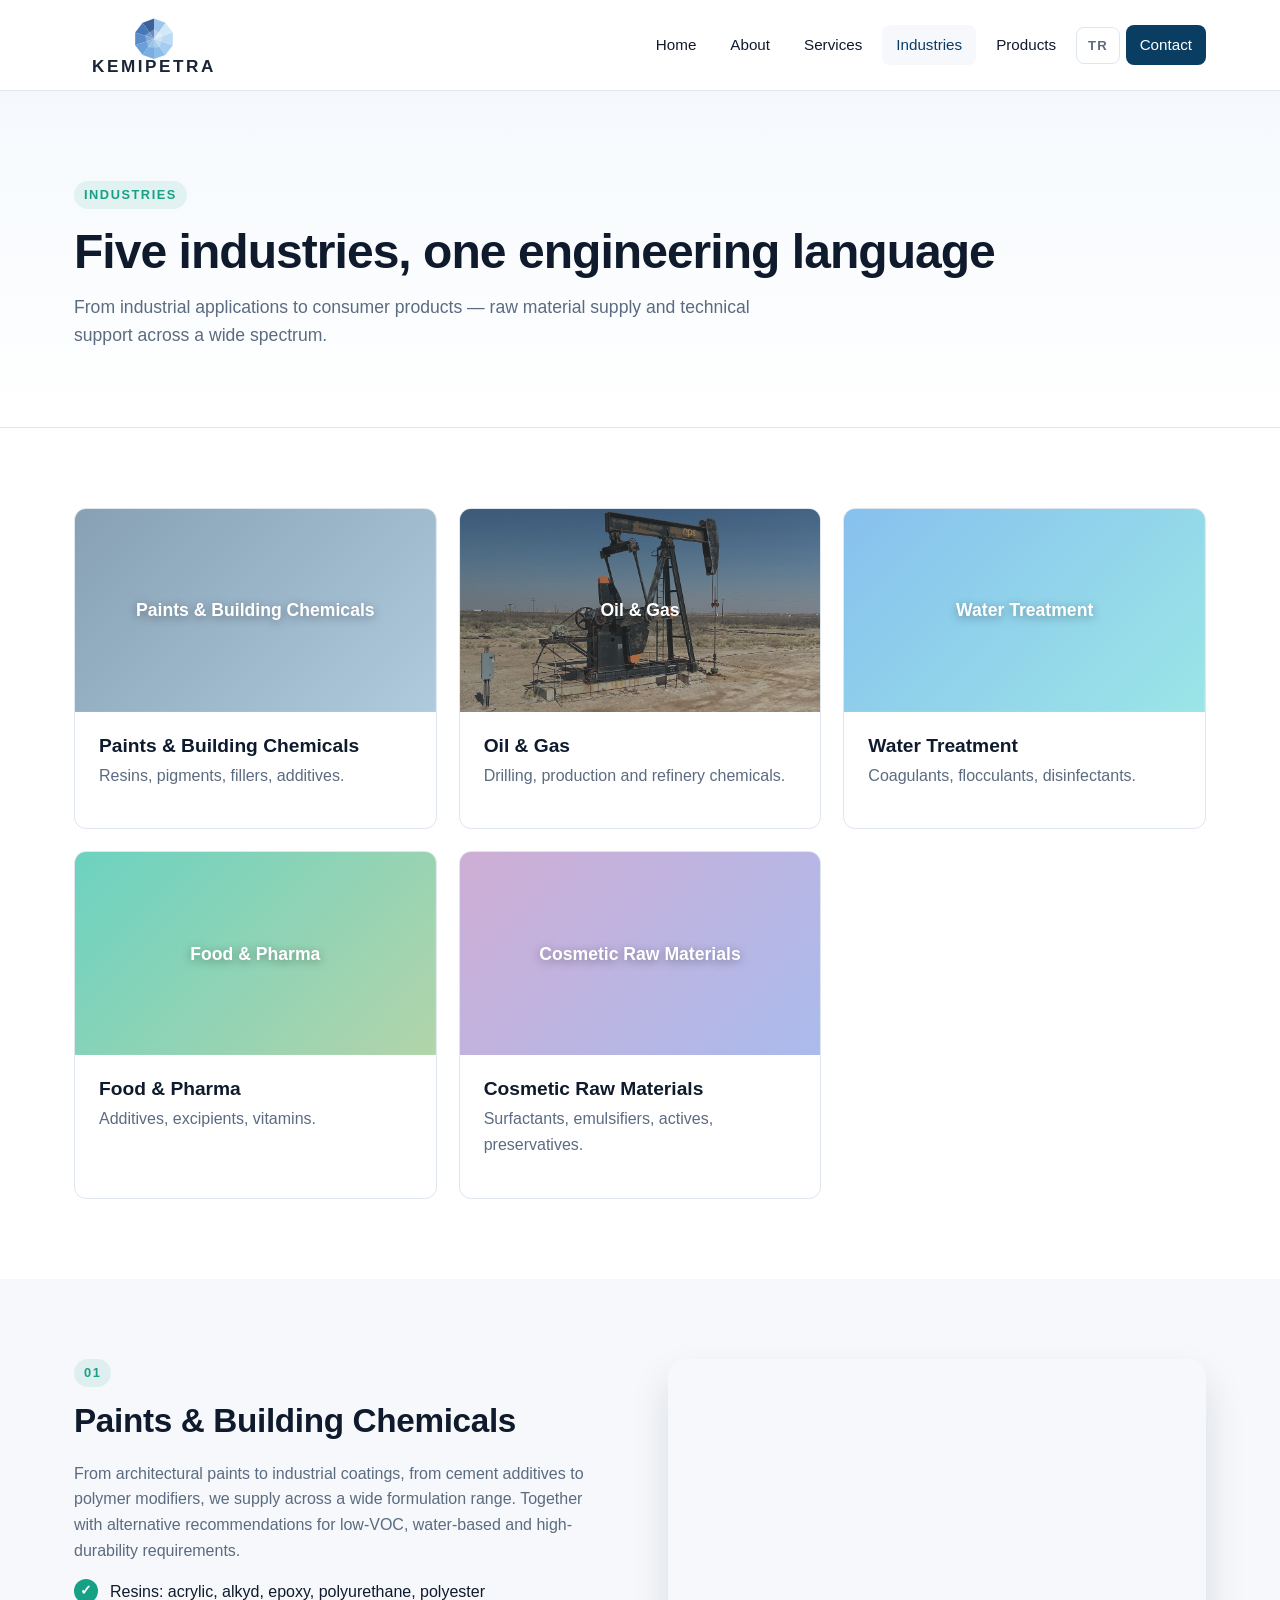
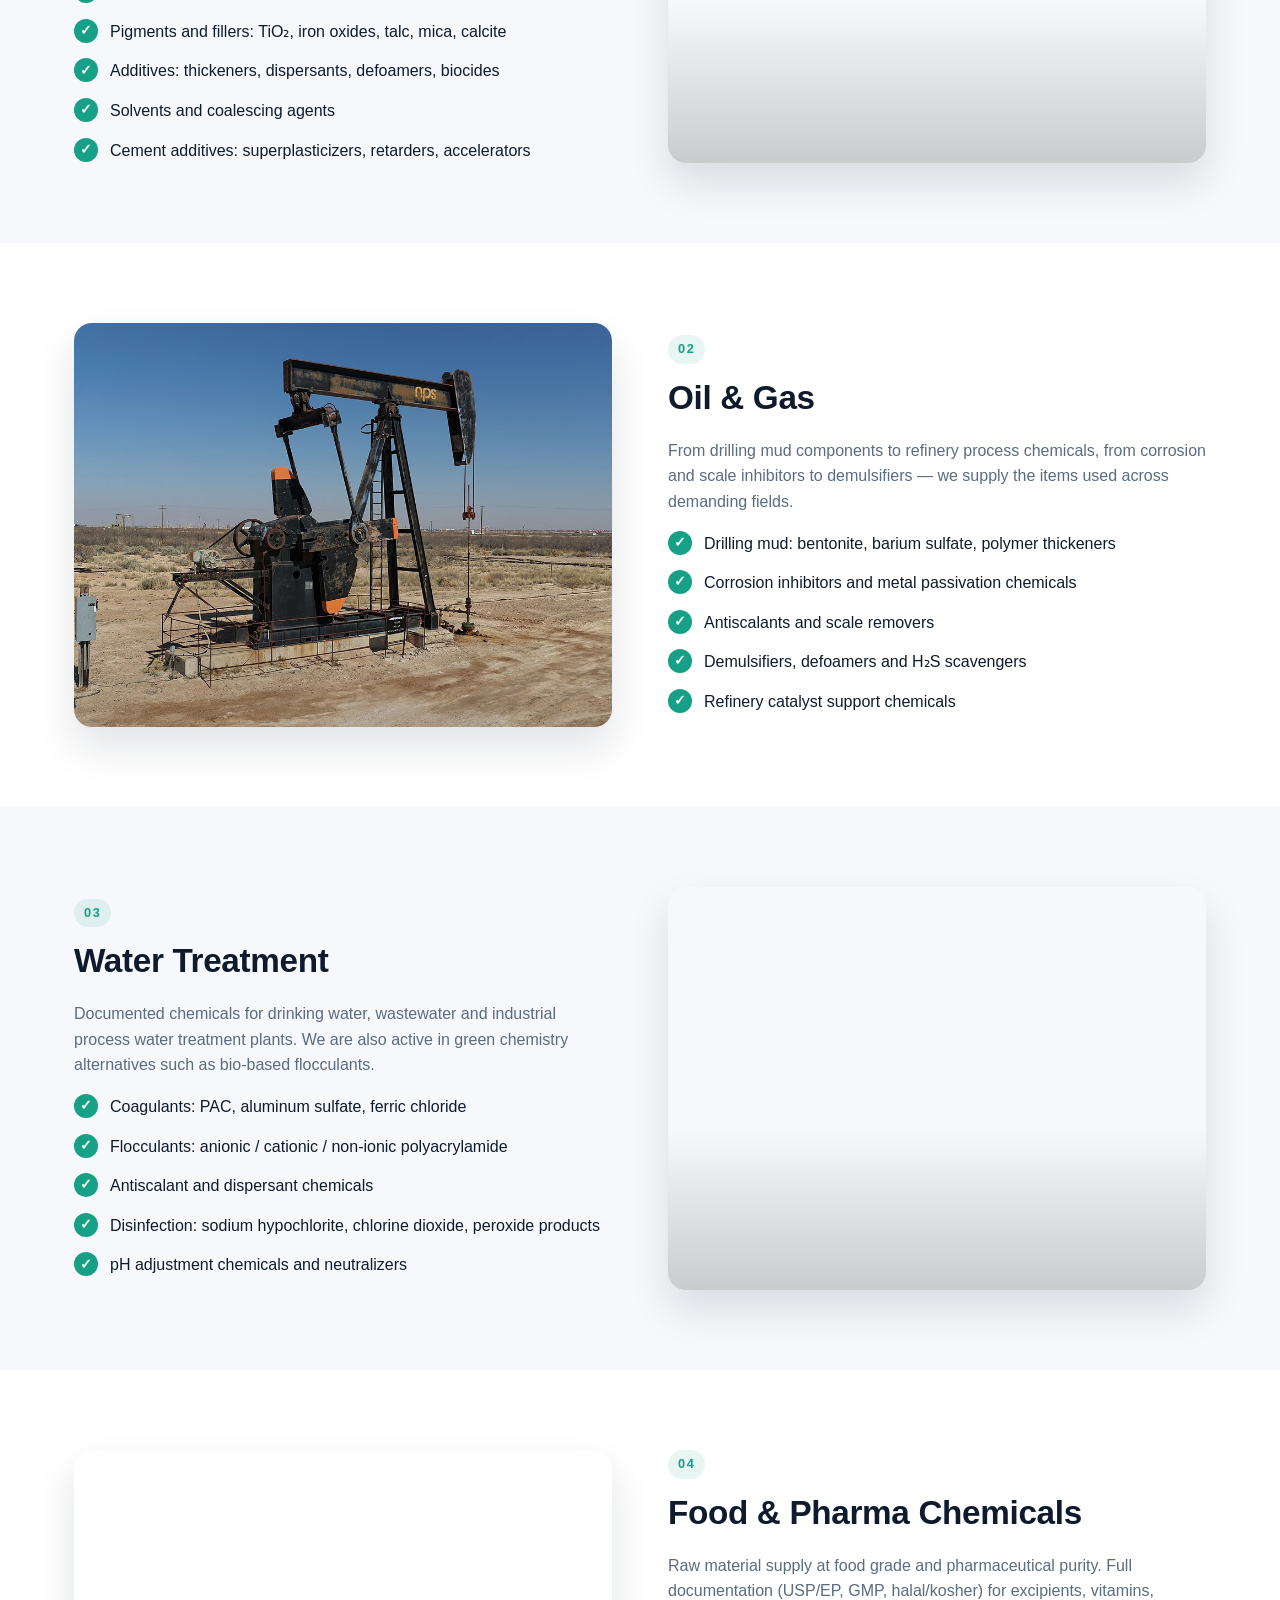
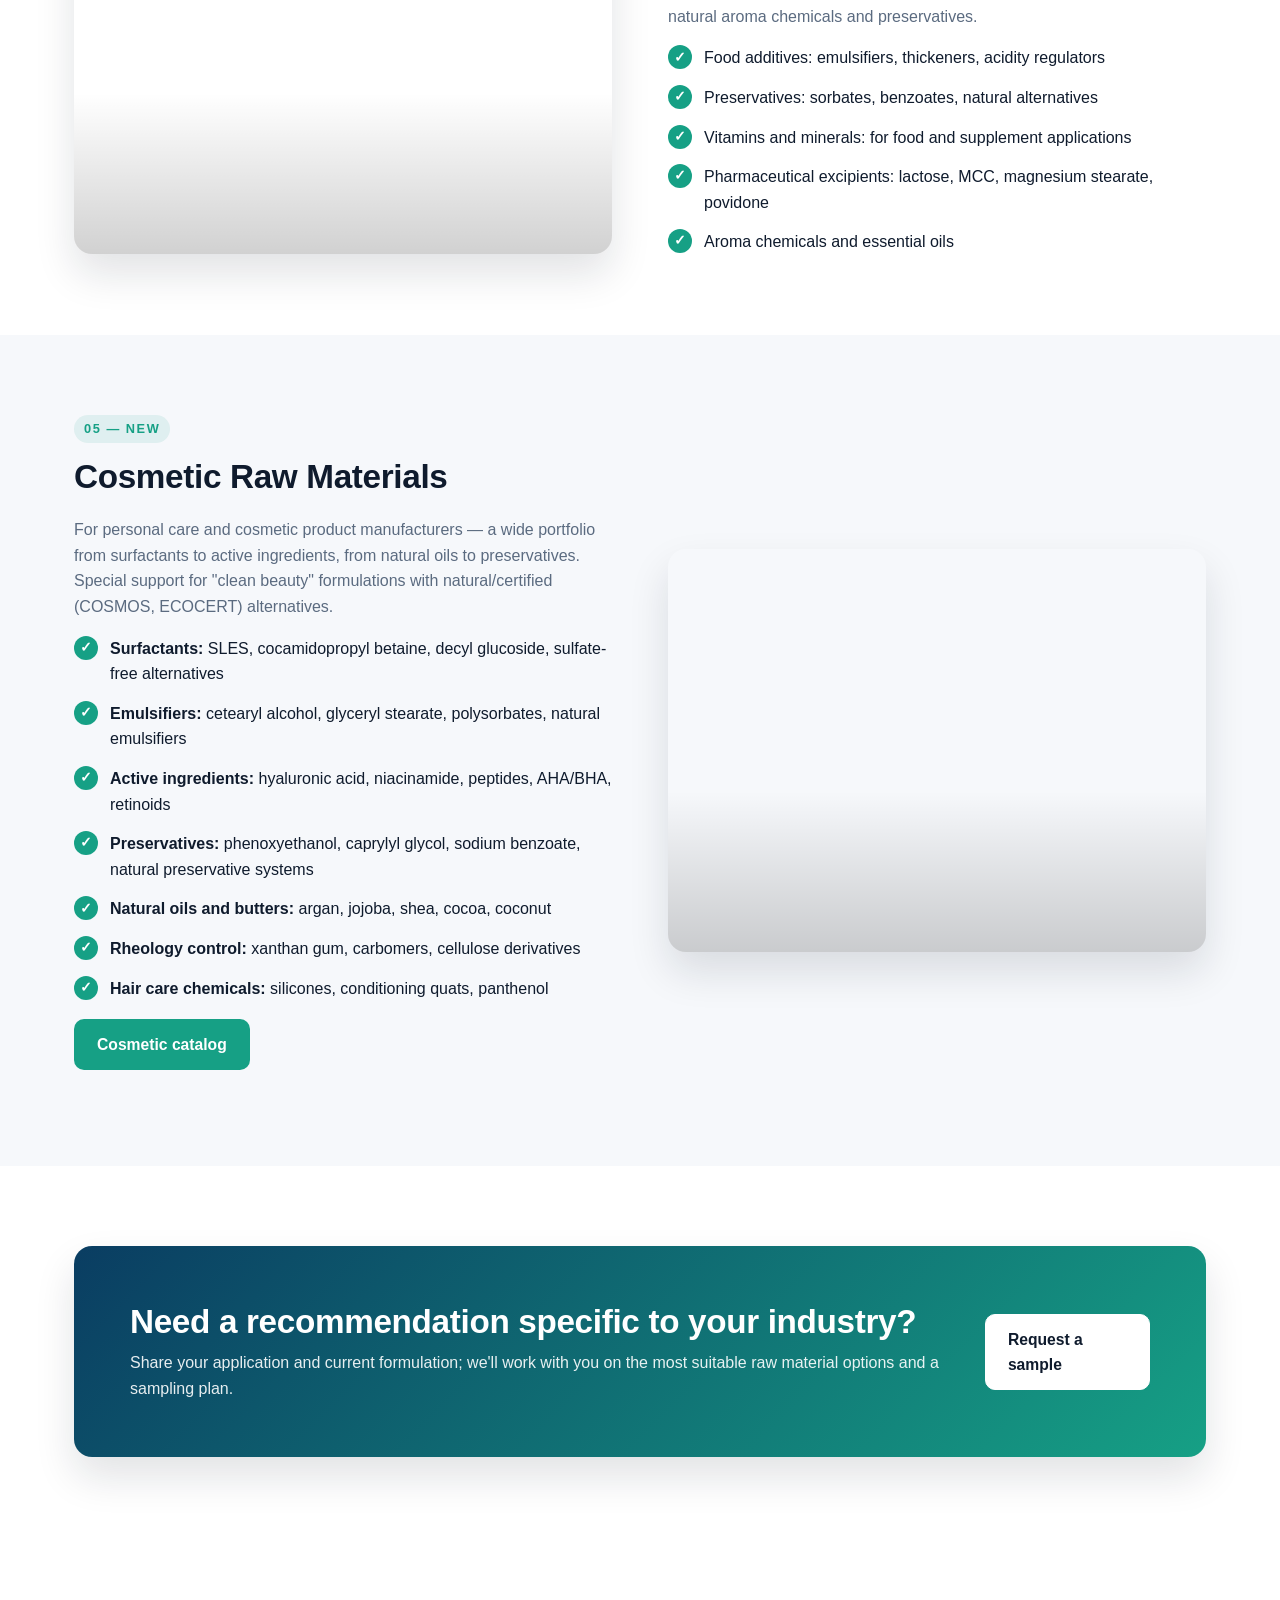
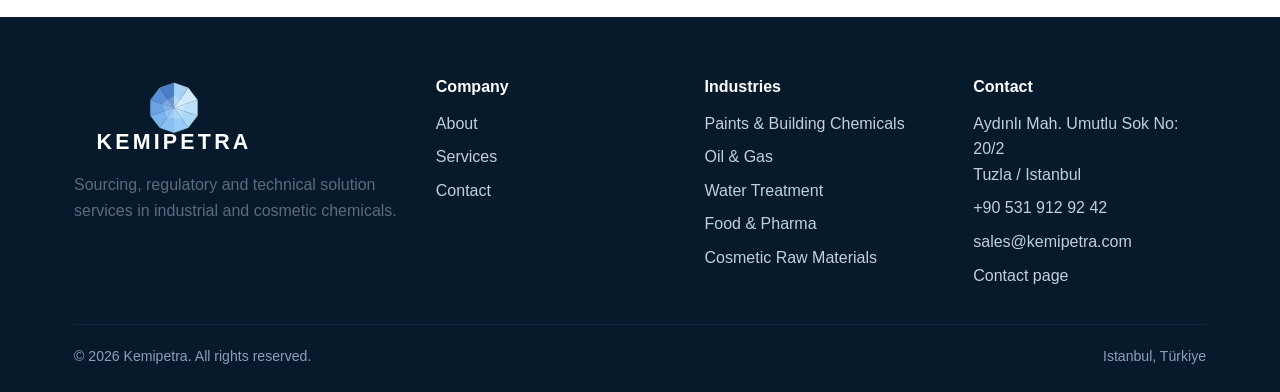
<file: en/industries.html>
<!DOCTYPE html>
<html lang="en">
<head>
  <meta charset="UTF-8" />
  <meta name="viewport" content="width=device-width, initial-scale=1" />
  <link rel="canonical" href="https://kemipetra.com/en/industries.html" />
  <title>Industries — Kemipetra</title>
  <meta name="description" content="Paints &amp; building chemicals, oil &amp; gas, water treatment, food-pharma and cosmetic raw materials — five industries Kemipetra serves." />
  <link rel="stylesheet" href="../assets/css/style.css" />
</head>
<body>

<header class="site-header">
  <div class="container nav">
    <a href="index.html" class="brand">
      <img src="../logo.svg" alt="Kemipetra" class="brand-logo" style="width:160px;height:auto;max-width:none;display:block;" />
    </a>
    <button class="nav-toggle" aria-label="Toggle menu" aria-expanded="false"><span></span></button>
    <ul class="nav-links">
      <li><a href="index.html">Home</a></li>
      <li><a href="about.html">About</a></li>
      <li><a href="services.html">Services</a></li>
      <li><a href="industries.html" class="active">Industries</a></li>
      <li><a href="products.html">Products</a></li>
      <li class="nav-lang"><a href="../sektorler.html" aria-label="Türkçe">TR</a></li>
      <li><a href="contact.html" class="nav-cta">Contact</a></li>
    </ul>
  </div>
</header>

<section class="page-hero">
  <div class="container">
    <span class="eyebrow">Industries</span>
    <h1>Five industries, one engineering language</h1>
    <p>From industrial applications to consumer products — raw material supply and technical support across a wide spectrum.</p>
  </div>
</section>

<section class="section">
  <div class="container">
    <div class="grid cols-3">
      <a class="tile" href="#coating"><div class="tile-banner coating">Paints &amp; Building Chemicals</div><div class="tile-body"><h3>Paints &amp; Building Chemicals</h3><p>Resins, pigments, fillers, additives.</p></div></a>
      <a class="tile" href="#oil-gas"><div class="tile-banner oil">Oil &amp; Gas</div><div class="tile-body"><h3>Oil &amp; Gas</h3><p>Drilling, production and refinery chemicals.</p></div></a>
      <a class="tile" href="#water"><div class="tile-banner water">Water Treatment</div><div class="tile-body"><h3>Water Treatment</h3><p>Coagulants, flocculants, disinfectants.</p></div></a>
      <a class="tile" href="#food-pharma"><div class="tile-banner food">Food &amp; Pharma</div><div class="tile-body"><h3>Food &amp; Pharma</h3><p>Additives, excipients, vitamins.</p></div></a>
      <a class="tile" href="#cosmetic"><div class="tile-banner cosmetic">Cosmetic Raw Materials</div><div class="tile-body"><h3>Cosmetic Raw Materials</h3><p>Surfactants, emulsifiers, actives, preservatives.</p></div></a>
    </div>
  </div>
</section>

<section class="section alt" id="coating">
  <div class="container two-col">
    <div>
      <span class="eyebrow">01</span>
      <h2>Paints &amp; Building Chemicals</h2>
      <p>From architectural paints to industrial coatings, from cement additives to polymer modifiers, we supply across a wide formulation range. Together with alternative recommendations for low-VOC, water-based and high-durability requirements.</p>
      <ul class="feature-list">
        <li><span class="check">✓</span><div>Resins: acrylic, alkyd, epoxy, polyurethane, polyester</div></li>
        <li><span class="check">✓</span><div>Pigments and fillers: TiO₂, iron oxides, talc, mica, calcite</div></li>
        <li><span class="check">✓</span><div>Additives: thickeners, dispersants, defoamers, biocides</div></li>
        <li><span class="check">✓</span><div>Solvents and coalescing agents</div></li>
        <li><span class="check">✓</span><div>Cement additives: superplasticizers, retarders, accelerators</div></li>
      </ul>
    </div>
    <div class="image-block coating-img" aria-hidden="true"></div>
  </div>
</section>

<section class="section" id="oil-gas">
  <div class="container two-col">
    <div class="image-block oil-img" aria-hidden="true"></div>
    <div>
      <span class="eyebrow">02</span>
      <h2>Oil &amp; Gas</h2>
      <p>From drilling mud components to refinery process chemicals, from corrosion and scale inhibitors to demulsifiers — we supply the items used across demanding fields.</p>
      <ul class="feature-list">
        <li><span class="check">✓</span><div>Drilling mud: bentonite, barium sulfate, polymer thickeners</div></li>
        <li><span class="check">✓</span><div>Corrosion inhibitors and metal passivation chemicals</div></li>
        <li><span class="check">✓</span><div>Antiscalants and scale removers</div></li>
        <li><span class="check">✓</span><div>Demulsifiers, defoamers and H₂S scavengers</div></li>
        <li><span class="check">✓</span><div>Refinery catalyst support chemicals</div></li>
      </ul>
    </div>
  </div>
</section>

<section class="section alt" id="water">
  <div class="container two-col">
    <div>
      <span class="eyebrow">03</span>
      <h2>Water Treatment</h2>
      <p>Documented chemicals for drinking water, wastewater and industrial process water treatment plants. We are also active in green chemistry alternatives such as bio-based flocculants.</p>
      <ul class="feature-list">
        <li><span class="check">✓</span><div>Coagulants: PAC, aluminum sulfate, ferric chloride</div></li>
        <li><span class="check">✓</span><div>Flocculants: anionic / cationic / non-ionic polyacrylamide</div></li>
        <li><span class="check">✓</span><div>Antiscalant and dispersant chemicals</div></li>
        <li><span class="check">✓</span><div>Disinfection: sodium hypochlorite, chlorine dioxide, peroxide products</div></li>
        <li><span class="check">✓</span><div>pH adjustment chemicals and neutralizers</div></li>
      </ul>
    </div>
    <div class="image-block water-img" aria-hidden="true"></div>
  </div>
</section>

<section class="section" id="food-pharma">
  <div class="container two-col">
    <div class="image-block food-img" aria-hidden="true"></div>
    <div>
      <span class="eyebrow">04</span>
      <h2>Food &amp; Pharma Chemicals</h2>
      <p>Raw material supply at food grade and pharmaceutical purity. Full documentation (USP/EP, GMP, halal/kosher) for excipients, vitamins, natural aroma chemicals and preservatives.</p>
      <ul class="feature-list">
        <li><span class="check">✓</span><div>Food additives: emulsifiers, thickeners, acidity regulators</div></li>
        <li><span class="check">✓</span><div>Preservatives: sorbates, benzoates, natural alternatives</div></li>
        <li><span class="check">✓</span><div>Vitamins and minerals: for food and supplement applications</div></li>
        <li><span class="check">✓</span><div>Pharmaceutical excipients: lactose, MCC, magnesium stearate, povidone</div></li>
        <li><span class="check">✓</span><div>Aroma chemicals and essential oils</div></li>
      </ul>
    </div>
  </div>
</section>

<section class="section alt" id="cosmetic">
  <div class="container two-col">
    <div>
      <span class="eyebrow">05 — New</span>
      <h2>Cosmetic Raw Materials</h2>
      <p>For personal care and cosmetic product manufacturers — a wide portfolio from surfactants to active ingredients, from natural oils to preservatives. Special support for "clean beauty" formulations with natural/certified (COSMOS, ECOCERT) alternatives.</p>
      <ul class="feature-list">
        <li><span class="check">✓</span><div><strong>Surfactants:</strong> SLES, cocamidopropyl betaine, decyl glucoside, sulfate-free alternatives</div></li>
        <li><span class="check">✓</span><div><strong>Emulsifiers:</strong> cetearyl alcohol, glyceryl stearate, polysorbates, natural emulsifiers</div></li>
        <li><span class="check">✓</span><div><strong>Active ingredients:</strong> hyaluronic acid, niacinamide, peptides, AHA/BHA, retinoids</div></li>
        <li><span class="check">✓</span><div><strong>Preservatives:</strong> phenoxyethanol, caprylyl glycol, sodium benzoate, natural preservative systems</div></li>
        <li><span class="check">✓</span><div><strong>Natural oils and butters:</strong> argan, jojoba, shea, cocoa, coconut</div></li>
        <li><span class="check">✓</span><div><strong>Rheology control:</strong> xanthan gum, carbomers, cellulose derivatives</div></li>
        <li><span class="check">✓</span><div><strong>Hair care chemicals:</strong> silicones, conditioning quats, panthenol</div></li>
      </ul>
      <p style="margin-top:18px"><a class="btn btn-accent" href="products.html#cosmetic">Cosmetic catalog</a></p>
    </div>
    <div class="image-block cosmetic-img" aria-hidden="true"></div>
  </div>
</section>

<section class="section">
  <div class="container">
    <div class="cta-banner">
      <div>
        <h2>Need a recommendation specific to your industry?</h2>
        <p>Share your application and current formulation; we'll work with you on the most suitable raw material options and a sampling plan.</p>
      </div>
      <a href="contact.html" class="btn btn-outline">Request a sample</a>
    </div>
  </div>
</section>

<footer class="site-footer">
  <div class="container">
    <div class="footer-grid">
      <div>
        <a href="index.html"><img src="../logo-light.svg" alt="Kemipetra" class="footer-logo" /></a>
        <p>Sourcing, regulatory and technical solution services in industrial and cosmetic chemicals.</p>
      </div>
      <div>
        <h4>Company</h4>
        <ul>
          <li><a href="about.html">About</a></li>
          <li><a href="services.html">Services</a></li>
          <li><a href="contact.html">Contact</a></li>
        </ul>
      </div>
      <div>
        <h4>Industries</h4>
        <ul>
          <li><a href="industries.html#coating">Paints &amp; Building Chemicals</a></li>
          <li><a href="industries.html#oil-gas">Oil &amp; Gas</a></li>
          <li><a href="industries.html#water">Water Treatment</a></li>
          <li><a href="industries.html#food-pharma">Food &amp; Pharma</a></li>
          <li><a href="industries.html#cosmetic">Cosmetic Raw Materials</a></li>
        </ul>
      </div>
      <div>
        <h4>Contact</h4>
        <ul>
          <li>Aydınlı Mah. Umutlu Sok No: 20/2<br/>Tuzla / Istanbul</li>
          <li><a href="tel:+905319129242">+90 531 912 92 42</a></li>
          <li><a href="mailto:sales@kemipetra.com">sales@kemipetra.com</a></li>
          <li><a href="contact.html">Contact page</a></li>
        </ul>
      </div>
    </div>
    <div class="footer-bottom">
      <span>&copy; <span id="year">2026</span> Kemipetra. All rights reserved.</span>
      <span>Istanbul, Türkiye</span>
    </div>
  </div>
</footer>

<script src="../assets/js/main.js"></script>
</body>
</html>
</file>
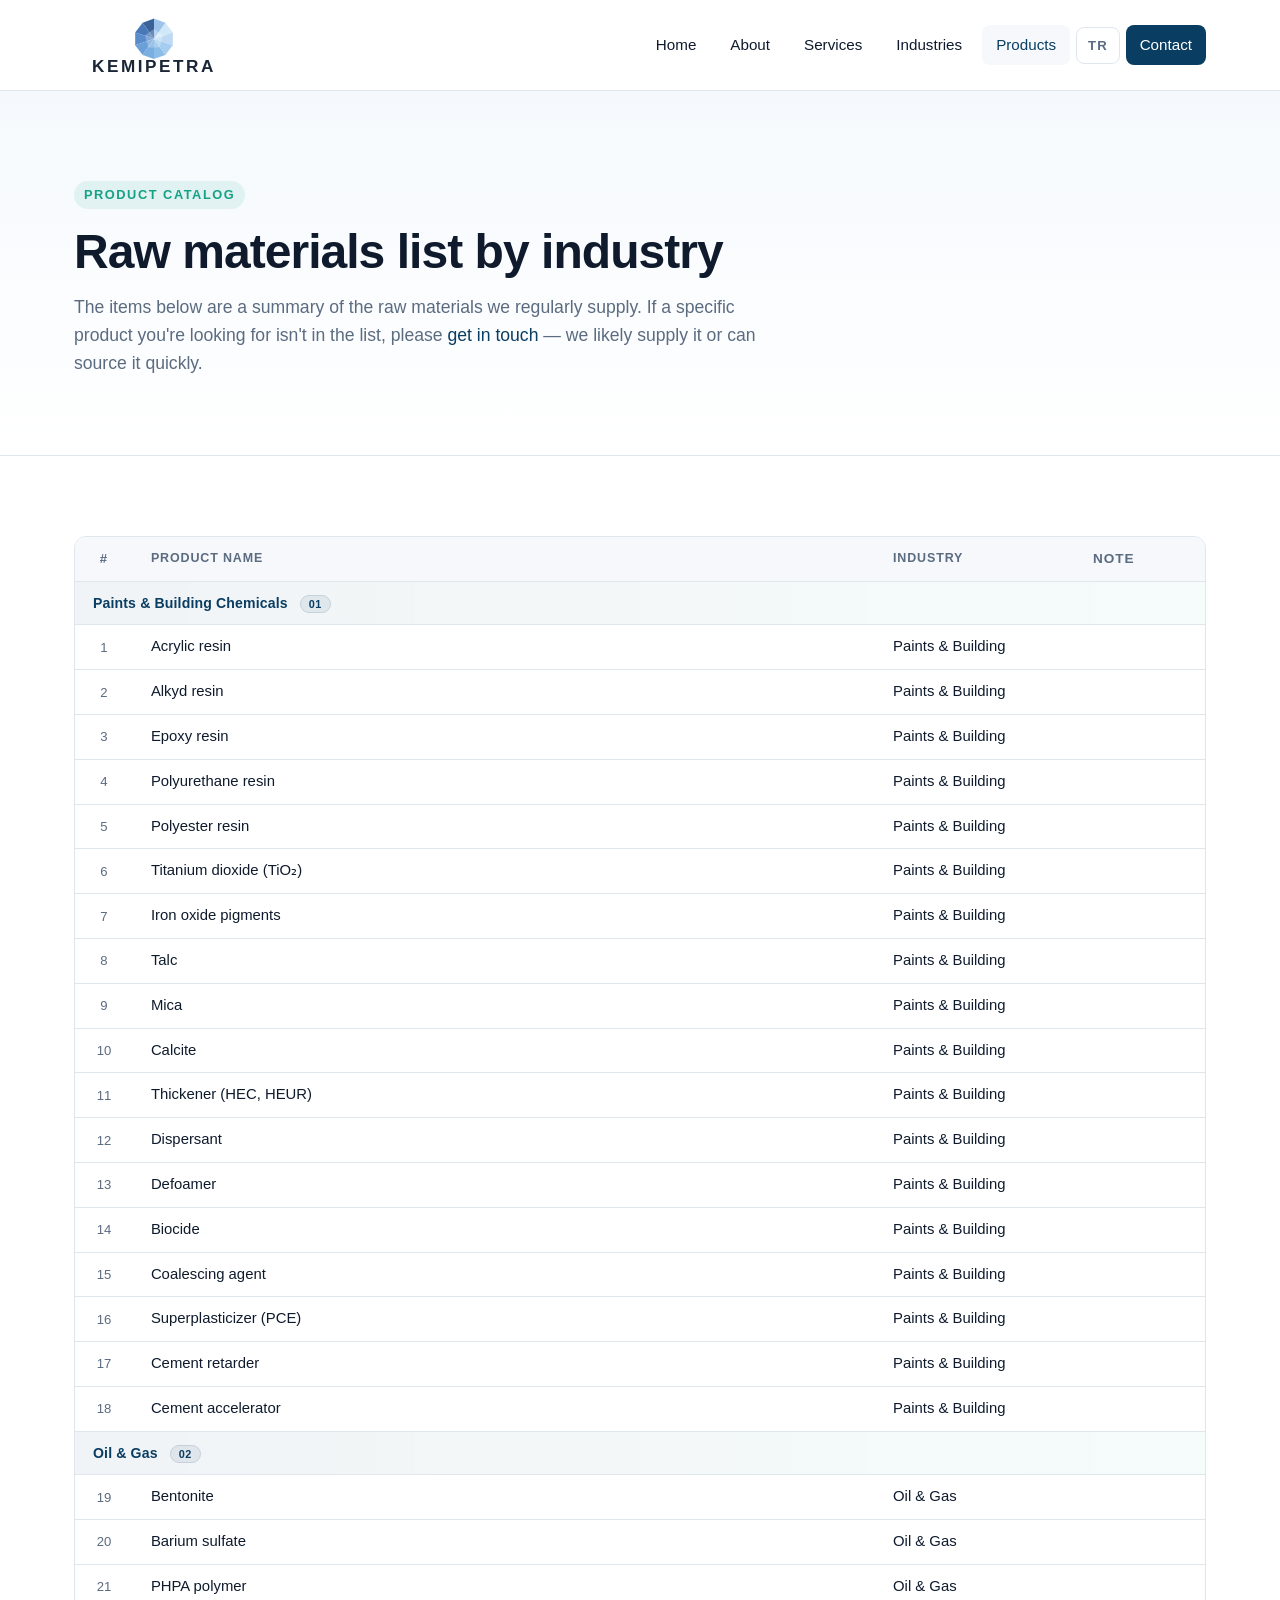
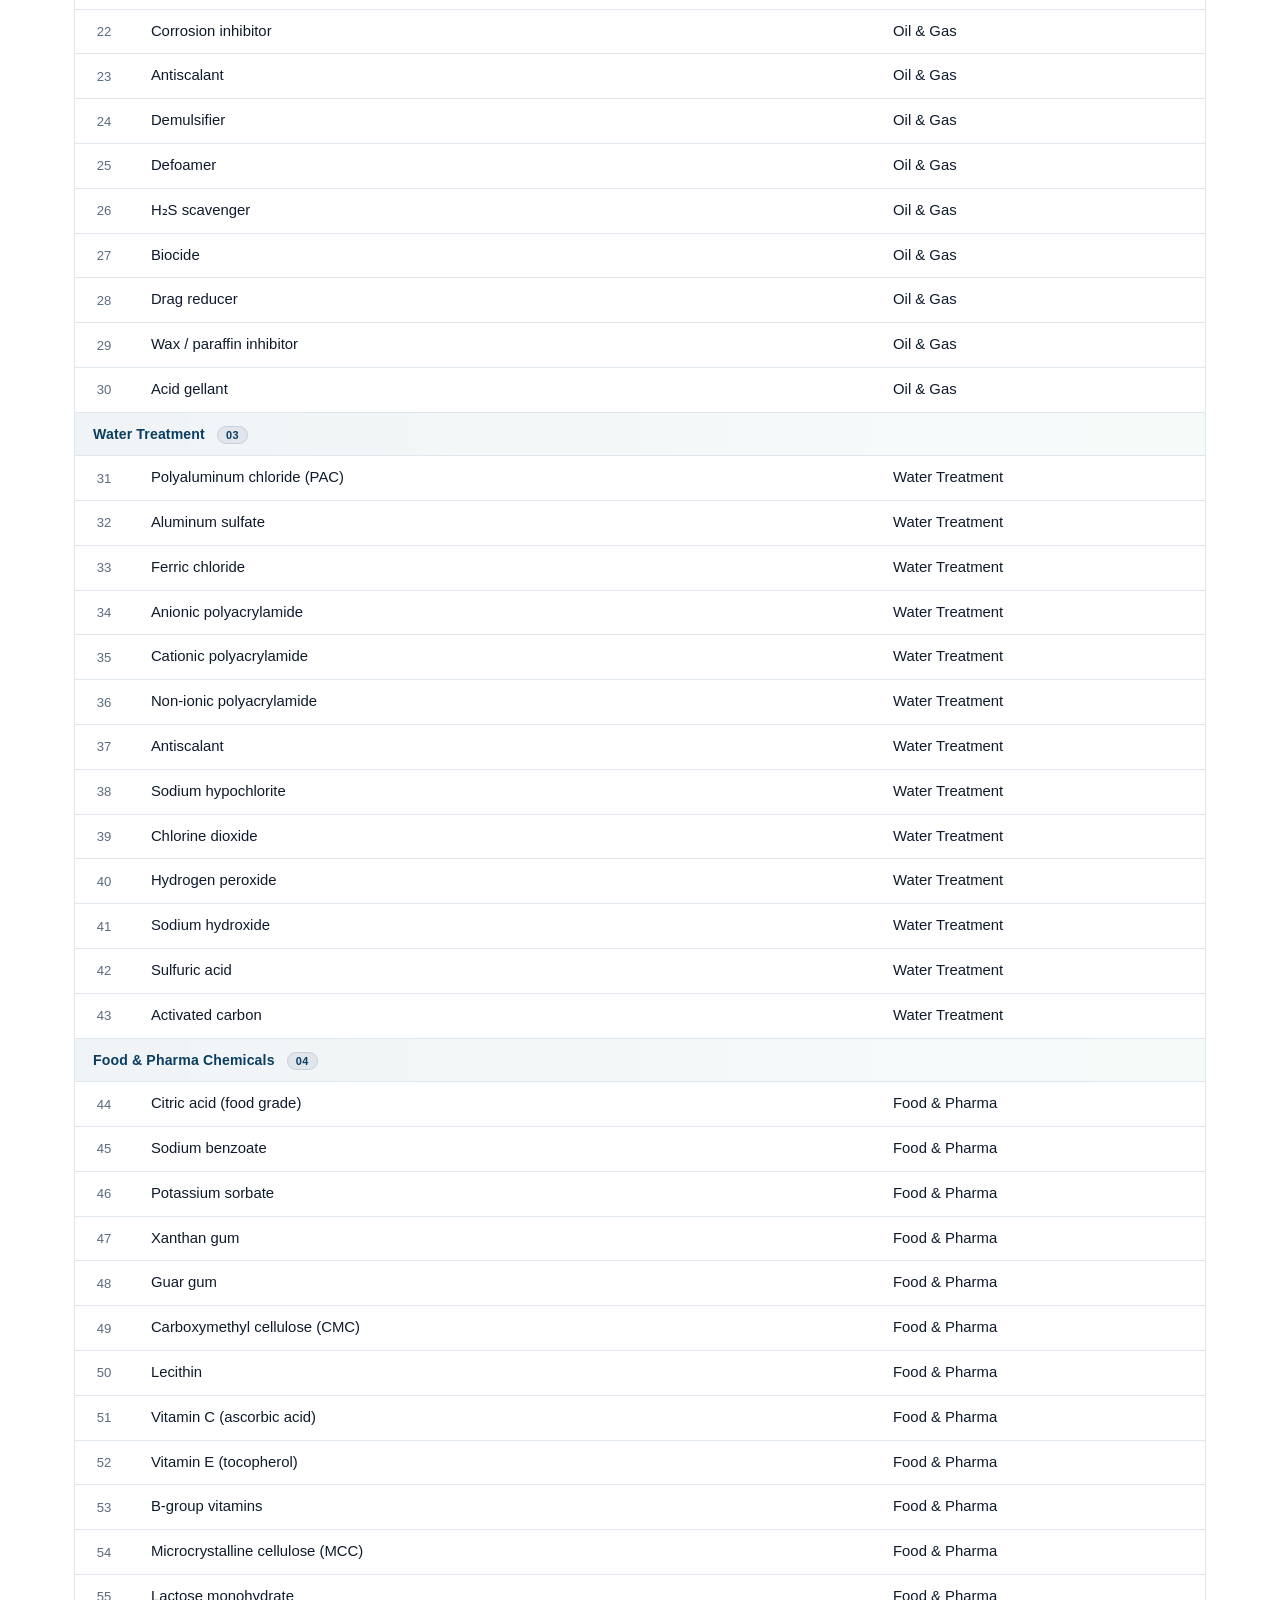
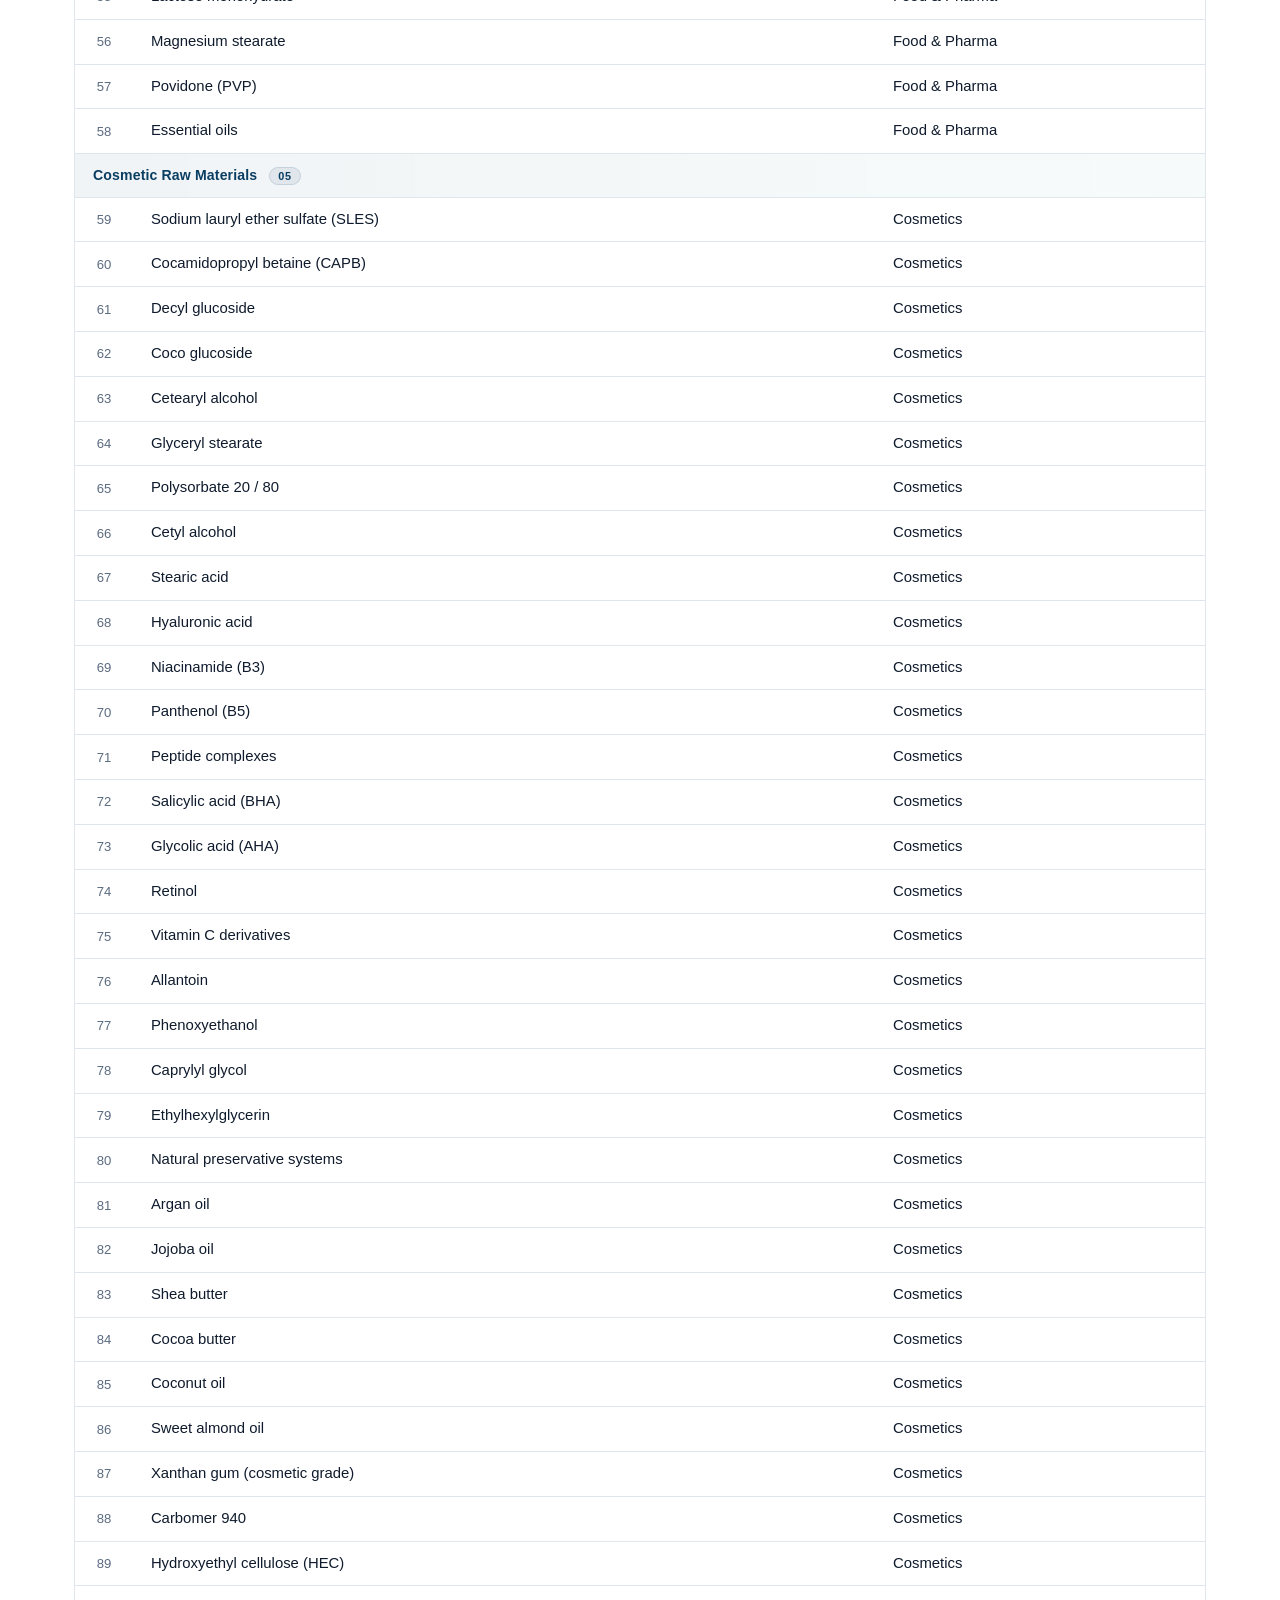
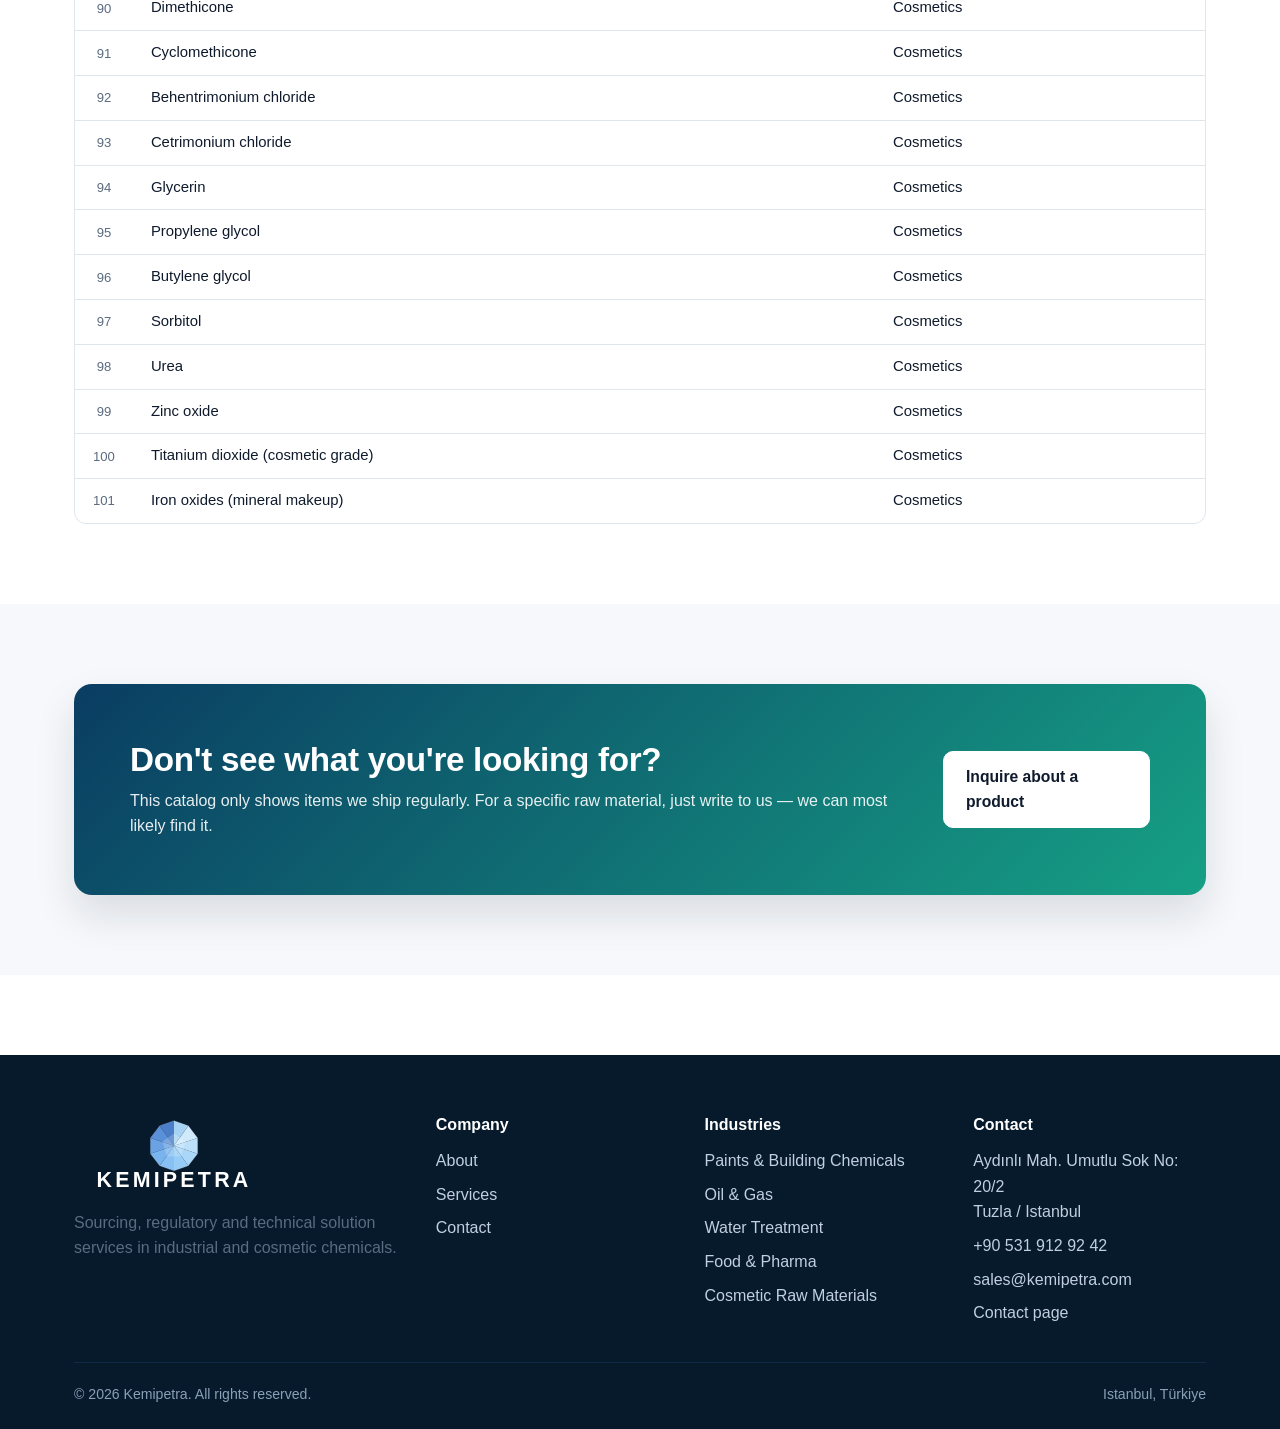
<file: en/products.html>
<!DOCTYPE html>
<html lang="en">
<head>
  <meta charset="UTF-8" />
  <meta name="viewport" content="width=device-width, initial-scale=1" />
  <link rel="canonical" href="https://kemipetra.com/en/products.html" />
  <title>Products — Kemipetra</title>
  <meta name="description" content="Kemipetra product catalog — raw materials list for industrial and cosmetic sectors." />
  <link rel="stylesheet" href="../assets/css/style.css" />
</head>
<body>

<header class="site-header">
  <div class="container nav">
    <a href="index.html" class="brand">
      <img src="../logo.svg" alt="Kemipetra" class="brand-logo" style="width:160px;height:auto;max-width:none;display:block;" />
    </a>
    <button class="nav-toggle" aria-label="Toggle menu" aria-expanded="false"><span></span></button>
    <ul class="nav-links">
      <li><a href="index.html">Home</a></li>
      <li><a href="about.html">About</a></li>
      <li><a href="services.html">Services</a></li>
      <li><a href="industries.html">Industries</a></li>
      <li><a href="products.html" class="active">Products</a></li>
      <li class="nav-lang"><a href="../urunler.html" aria-label="Türkçe">TR</a></li>
      <li><a href="contact.html" class="nav-cta">Contact</a></li>
    </ul>
  </div>
</header>

<section class="page-hero">
  <div class="container">
    <span class="eyebrow">Product Catalog</span>
    <h1>Raw materials list by industry</h1>
    <p>The items below are a summary of the raw materials we regularly supply. If a specific product you're looking for isn't in the list, please <a href="contact.html">get in touch</a> — we likely supply it or can source it quickly.</p>
  </div>
</section>

<section class="section">
  <div class="container">
    <div class="product-table-wrap">
      <table class="product-table">
        <thead>
          <tr>
            <th class="num-col">#</th>
            <th>Product Name</th>
            <th class="sector-col">Industry</th>
            <th class="note-col">Note</th>
          </tr>
        </thead>
        <tbody>

          <tr class="group-row"><td colspan="4">Paints &amp; Building Chemicals <span class="pill">01</span></td></tr>
          <tr><td class="num-col">1</td><td>Acrylic resin</td><td class="sector-col">Paints &amp; Building</td><td class="note-col"></td></tr>
          <tr><td class="num-col">2</td><td>Alkyd resin</td><td class="sector-col">Paints &amp; Building</td><td class="note-col"></td></tr>
          <tr><td class="num-col">3</td><td>Epoxy resin</td><td class="sector-col">Paints &amp; Building</td><td class="note-col"></td></tr>
          <tr><td class="num-col">4</td><td>Polyurethane resin</td><td class="sector-col">Paints &amp; Building</td><td class="note-col"></td></tr>
          <tr><td class="num-col">5</td><td>Polyester resin</td><td class="sector-col">Paints &amp; Building</td><td class="note-col"></td></tr>
          <tr><td class="num-col">6</td><td>Titanium dioxide (TiO₂)</td><td class="sector-col">Paints &amp; Building</td><td class="note-col"></td></tr>
          <tr><td class="num-col">7</td><td>Iron oxide pigments</td><td class="sector-col">Paints &amp; Building</td><td class="note-col"></td></tr>
          <tr><td class="num-col">8</td><td>Talc</td><td class="sector-col">Paints &amp; Building</td><td class="note-col"></td></tr>
          <tr><td class="num-col">9</td><td>Mica</td><td class="sector-col">Paints &amp; Building</td><td class="note-col"></td></tr>
          <tr><td class="num-col">10</td><td>Calcite</td><td class="sector-col">Paints &amp; Building</td><td class="note-col"></td></tr>
          <tr><td class="num-col">11</td><td>Thickener (HEC, HEUR)</td><td class="sector-col">Paints &amp; Building</td><td class="note-col"></td></tr>
          <tr><td class="num-col">12</td><td>Dispersant</td><td class="sector-col">Paints &amp; Building</td><td class="note-col"></td></tr>
          <tr><td class="num-col">13</td><td>Defoamer</td><td class="sector-col">Paints &amp; Building</td><td class="note-col"></td></tr>
          <tr><td class="num-col">14</td><td>Biocide</td><td class="sector-col">Paints &amp; Building</td><td class="note-col"></td></tr>
          <tr><td class="num-col">15</td><td>Coalescing agent</td><td class="sector-col">Paints &amp; Building</td><td class="note-col"></td></tr>
          <tr><td class="num-col">16</td><td>Superplasticizer (PCE)</td><td class="sector-col">Paints &amp; Building</td><td class="note-col"></td></tr>
          <tr><td class="num-col">17</td><td>Cement retarder</td><td class="sector-col">Paints &amp; Building</td><td class="note-col"></td></tr>
          <tr><td class="num-col">18</td><td>Cement accelerator</td><td class="sector-col">Paints &amp; Building</td><td class="note-col"></td></tr>

          <tr class="group-row"><td colspan="4">Oil &amp; Gas <span class="pill">02</span></td></tr>
          <tr><td class="num-col">19</td><td>Bentonite</td><td class="sector-col">Oil &amp; Gas</td><td class="note-col"></td></tr>
          <tr><td class="num-col">20</td><td>Barium sulfate</td><td class="sector-col">Oil &amp; Gas</td><td class="note-col"></td></tr>
          <tr><td class="num-col">21</td><td>PHPA polymer</td><td class="sector-col">Oil &amp; Gas</td><td class="note-col"></td></tr>
          <tr><td class="num-col">22</td><td>Corrosion inhibitor</td><td class="sector-col">Oil &amp; Gas</td><td class="note-col"></td></tr>
          <tr><td class="num-col">23</td><td>Antiscalant</td><td class="sector-col">Oil &amp; Gas</td><td class="note-col"></td></tr>
          <tr><td class="num-col">24</td><td>Demulsifier</td><td class="sector-col">Oil &amp; Gas</td><td class="note-col"></td></tr>
          <tr><td class="num-col">25</td><td>Defoamer</td><td class="sector-col">Oil &amp; Gas</td><td class="note-col"></td></tr>
          <tr><td class="num-col">26</td><td>H₂S scavenger</td><td class="sector-col">Oil &amp; Gas</td><td class="note-col"></td></tr>
          <tr><td class="num-col">27</td><td>Biocide</td><td class="sector-col">Oil &amp; Gas</td><td class="note-col"></td></tr>
          <tr><td class="num-col">28</td><td>Drag reducer</td><td class="sector-col">Oil &amp; Gas</td><td class="note-col"></td></tr>
          <tr><td class="num-col">29</td><td>Wax / paraffin inhibitor</td><td class="sector-col">Oil &amp; Gas</td><td class="note-col"></td></tr>
          <tr><td class="num-col">30</td><td>Acid gellant</td><td class="sector-col">Oil &amp; Gas</td><td class="note-col"></td></tr>

          <tr class="group-row"><td colspan="4">Water Treatment <span class="pill">03</span></td></tr>
          <tr><td class="num-col">31</td><td>Polyaluminum chloride (PAC)</td><td class="sector-col">Water Treatment</td><td class="note-col"></td></tr>
          <tr><td class="num-col">32</td><td>Aluminum sulfate</td><td class="sector-col">Water Treatment</td><td class="note-col"></td></tr>
          <tr><td class="num-col">33</td><td>Ferric chloride</td><td class="sector-col">Water Treatment</td><td class="note-col"></td></tr>
          <tr><td class="num-col">34</td><td>Anionic polyacrylamide</td><td class="sector-col">Water Treatment</td><td class="note-col"></td></tr>
          <tr><td class="num-col">35</td><td>Cationic polyacrylamide</td><td class="sector-col">Water Treatment</td><td class="note-col"></td></tr>
          <tr><td class="num-col">36</td><td>Non-ionic polyacrylamide</td><td class="sector-col">Water Treatment</td><td class="note-col"></td></tr>
          <tr><td class="num-col">37</td><td>Antiscalant</td><td class="sector-col">Water Treatment</td><td class="note-col"></td></tr>
          <tr><td class="num-col">38</td><td>Sodium hypochlorite</td><td class="sector-col">Water Treatment</td><td class="note-col"></td></tr>
          <tr><td class="num-col">39</td><td>Chlorine dioxide</td><td class="sector-col">Water Treatment</td><td class="note-col"></td></tr>
          <tr><td class="num-col">40</td><td>Hydrogen peroxide</td><td class="sector-col">Water Treatment</td><td class="note-col"></td></tr>
          <tr><td class="num-col">41</td><td>Sodium hydroxide</td><td class="sector-col">Water Treatment</td><td class="note-col"></td></tr>
          <tr><td class="num-col">42</td><td>Sulfuric acid</td><td class="sector-col">Water Treatment</td><td class="note-col"></td></tr>
          <tr><td class="num-col">43</td><td>Activated carbon</td><td class="sector-col">Water Treatment</td><td class="note-col"></td></tr>

          <tr class="group-row"><td colspan="4">Food &amp; Pharma Chemicals <span class="pill">04</span></td></tr>
          <tr><td class="num-col">44</td><td>Citric acid (food grade)</td><td class="sector-col">Food &amp; Pharma</td><td class="note-col"></td></tr>
          <tr><td class="num-col">45</td><td>Sodium benzoate</td><td class="sector-col">Food &amp; Pharma</td><td class="note-col"></td></tr>
          <tr><td class="num-col">46</td><td>Potassium sorbate</td><td class="sector-col">Food &amp; Pharma</td><td class="note-col"></td></tr>
          <tr><td class="num-col">47</td><td>Xanthan gum</td><td class="sector-col">Food &amp; Pharma</td><td class="note-col"></td></tr>
          <tr><td class="num-col">48</td><td>Guar gum</td><td class="sector-col">Food &amp; Pharma</td><td class="note-col"></td></tr>
          <tr><td class="num-col">49</td><td>Carboxymethyl cellulose (CMC)</td><td class="sector-col">Food &amp; Pharma</td><td class="note-col"></td></tr>
          <tr><td class="num-col">50</td><td>Lecithin</td><td class="sector-col">Food &amp; Pharma</td><td class="note-col"></td></tr>
          <tr><td class="num-col">51</td><td>Vitamin C (ascorbic acid)</td><td class="sector-col">Food &amp; Pharma</td><td class="note-col"></td></tr>
          <tr><td class="num-col">52</td><td>Vitamin E (tocopherol)</td><td class="sector-col">Food &amp; Pharma</td><td class="note-col"></td></tr>
          <tr><td class="num-col">53</td><td>B-group vitamins</td><td class="sector-col">Food &amp; Pharma</td><td class="note-col"></td></tr>
          <tr><td class="num-col">54</td><td>Microcrystalline cellulose (MCC)</td><td class="sector-col">Food &amp; Pharma</td><td class="note-col"></td></tr>
          <tr><td class="num-col">55</td><td>Lactose monohydrate</td><td class="sector-col">Food &amp; Pharma</td><td class="note-col"></td></tr>
          <tr><td class="num-col">56</td><td>Magnesium stearate</td><td class="sector-col">Food &amp; Pharma</td><td class="note-col"></td></tr>
          <tr><td class="num-col">57</td><td>Povidone (PVP)</td><td class="sector-col">Food &amp; Pharma</td><td class="note-col"></td></tr>
          <tr><td class="num-col">58</td><td>Essential oils</td><td class="sector-col">Food &amp; Pharma</td><td class="note-col"></td></tr>

          <tr class="group-row"><td colspan="4">Cosmetic Raw Materials <span class="pill">05</span></td></tr>
          <tr><td class="num-col">59</td><td>Sodium lauryl ether sulfate (SLES)</td><td class="sector-col">Cosmetics</td><td class="note-col"></td></tr>
          <tr><td class="num-col">60</td><td>Cocamidopropyl betaine (CAPB)</td><td class="sector-col">Cosmetics</td><td class="note-col"></td></tr>
          <tr><td class="num-col">61</td><td>Decyl glucoside</td><td class="sector-col">Cosmetics</td><td class="note-col"></td></tr>
          <tr><td class="num-col">62</td><td>Coco glucoside</td><td class="sector-col">Cosmetics</td><td class="note-col"></td></tr>
          <tr><td class="num-col">63</td><td>Cetearyl alcohol</td><td class="sector-col">Cosmetics</td><td class="note-col"></td></tr>
          <tr><td class="num-col">64</td><td>Glyceryl stearate</td><td class="sector-col">Cosmetics</td><td class="note-col"></td></tr>
          <tr><td class="num-col">65</td><td>Polysorbate 20 / 80</td><td class="sector-col">Cosmetics</td><td class="note-col"></td></tr>
          <tr><td class="num-col">66</td><td>Cetyl alcohol</td><td class="sector-col">Cosmetics</td><td class="note-col"></td></tr>
          <tr><td class="num-col">67</td><td>Stearic acid</td><td class="sector-col">Cosmetics</td><td class="note-col"></td></tr>
          <tr><td class="num-col">68</td><td>Hyaluronic acid</td><td class="sector-col">Cosmetics</td><td class="note-col"></td></tr>
          <tr><td class="num-col">69</td><td>Niacinamide (B3)</td><td class="sector-col">Cosmetics</td><td class="note-col"></td></tr>
          <tr><td class="num-col">70</td><td>Panthenol (B5)</td><td class="sector-col">Cosmetics</td><td class="note-col"></td></tr>
          <tr><td class="num-col">71</td><td>Peptide complexes</td><td class="sector-col">Cosmetics</td><td class="note-col"></td></tr>
          <tr><td class="num-col">72</td><td>Salicylic acid (BHA)</td><td class="sector-col">Cosmetics</td><td class="note-col"></td></tr>
          <tr><td class="num-col">73</td><td>Glycolic acid (AHA)</td><td class="sector-col">Cosmetics</td><td class="note-col"></td></tr>
          <tr><td class="num-col">74</td><td>Retinol</td><td class="sector-col">Cosmetics</td><td class="note-col"></td></tr>
          <tr><td class="num-col">75</td><td>Vitamin C derivatives</td><td class="sector-col">Cosmetics</td><td class="note-col"></td></tr>
          <tr><td class="num-col">76</td><td>Allantoin</td><td class="sector-col">Cosmetics</td><td class="note-col"></td></tr>
          <tr><td class="num-col">77</td><td>Phenoxyethanol</td><td class="sector-col">Cosmetics</td><td class="note-col"></td></tr>
          <tr><td class="num-col">78</td><td>Caprylyl glycol</td><td class="sector-col">Cosmetics</td><td class="note-col"></td></tr>
          <tr><td class="num-col">79</td><td>Ethylhexylglycerin</td><td class="sector-col">Cosmetics</td><td class="note-col"></td></tr>
          <tr><td class="num-col">80</td><td>Natural preservative systems</td><td class="sector-col">Cosmetics</td><td class="note-col"></td></tr>
          <tr><td class="num-col">81</td><td>Argan oil</td><td class="sector-col">Cosmetics</td><td class="note-col"></td></tr>
          <tr><td class="num-col">82</td><td>Jojoba oil</td><td class="sector-col">Cosmetics</td><td class="note-col"></td></tr>
          <tr><td class="num-col">83</td><td>Shea butter</td><td class="sector-col">Cosmetics</td><td class="note-col"></td></tr>
          <tr><td class="num-col">84</td><td>Cocoa butter</td><td class="sector-col">Cosmetics</td><td class="note-col"></td></tr>
          <tr><td class="num-col">85</td><td>Coconut oil</td><td class="sector-col">Cosmetics</td><td class="note-col"></td></tr>
          <tr><td class="num-col">86</td><td>Sweet almond oil</td><td class="sector-col">Cosmetics</td><td class="note-col"></td></tr>
          <tr><td class="num-col">87</td><td>Xanthan gum (cosmetic grade)</td><td class="sector-col">Cosmetics</td><td class="note-col"></td></tr>
          <tr><td class="num-col">88</td><td>Carbomer 940</td><td class="sector-col">Cosmetics</td><td class="note-col"></td></tr>
          <tr><td class="num-col">89</td><td>Hydroxyethyl cellulose (HEC)</td><td class="sector-col">Cosmetics</td><td class="note-col"></td></tr>
          <tr><td class="num-col">90</td><td>Dimethicone</td><td class="sector-col">Cosmetics</td><td class="note-col"></td></tr>
          <tr><td class="num-col">91</td><td>Cyclomethicone</td><td class="sector-col">Cosmetics</td><td class="note-col"></td></tr>
          <tr><td class="num-col">92</td><td>Behentrimonium chloride</td><td class="sector-col">Cosmetics</td><td class="note-col"></td></tr>
          <tr><td class="num-col">93</td><td>Cetrimonium chloride</td><td class="sector-col">Cosmetics</td><td class="note-col"></td></tr>
          <tr><td class="num-col">94</td><td>Glycerin</td><td class="sector-col">Cosmetics</td><td class="note-col"></td></tr>
          <tr><td class="num-col">95</td><td>Propylene glycol</td><td class="sector-col">Cosmetics</td><td class="note-col"></td></tr>
          <tr><td class="num-col">96</td><td>Butylene glycol</td><td class="sector-col">Cosmetics</td><td class="note-col"></td></tr>
          <tr><td class="num-col">97</td><td>Sorbitol</td><td class="sector-col">Cosmetics</td><td class="note-col"></td></tr>
          <tr><td class="num-col">98</td><td>Urea</td><td class="sector-col">Cosmetics</td><td class="note-col"></td></tr>
          <tr><td class="num-col">99</td><td>Zinc oxide</td><td class="sector-col">Cosmetics</td><td class="note-col"></td></tr>
          <tr><td class="num-col">100</td><td>Titanium dioxide (cosmetic grade)</td><td class="sector-col">Cosmetics</td><td class="note-col"></td></tr>
          <tr><td class="num-col">101</td><td>Iron oxides (mineral makeup)</td><td class="sector-col">Cosmetics</td><td class="note-col"></td></tr>

        </tbody>
      </table>
    </div>
  </div>
</section>

<section class="section alt">
  <div class="container">
    <div class="cta-banner">
      <div>
        <h2>Don't see what you're looking for?</h2>
        <p>This catalog only shows items we ship regularly. For a specific raw material, just write to us — we can most likely find it.</p>
      </div>
      <a href="contact.html" class="btn btn-outline">Inquire about a product</a>
    </div>
  </div>
</section>

<footer class="site-footer">
  <div class="container">
    <div class="footer-grid">
      <div>
        <a href="index.html"><img src="../logo-light.svg" alt="Kemipetra" class="footer-logo" /></a>
        <p>Sourcing, regulatory and technical solution services in industrial and cosmetic chemicals.</p>
      </div>
      <div>
        <h4>Company</h4>
        <ul>
          <li><a href="about.html">About</a></li>
          <li><a href="services.html">Services</a></li>
          <li><a href="contact.html">Contact</a></li>
        </ul>
      </div>
      <div>
        <h4>Industries</h4>
        <ul>
          <li><a href="industries.html#coating">Paints &amp; Building Chemicals</a></li>
          <li><a href="industries.html#oil-gas">Oil &amp; Gas</a></li>
          <li><a href="industries.html#water">Water Treatment</a></li>
          <li><a href="industries.html#food-pharma">Food &amp; Pharma</a></li>
          <li><a href="industries.html#cosmetic">Cosmetic Raw Materials</a></li>
        </ul>
      </div>
      <div>
        <h4>Contact</h4>
        <ul>
          <li>Aydınlı Mah. Umutlu Sok No: 20/2<br/>Tuzla / Istanbul</li>
          <li><a href="tel:+905319129242">+90 531 912 92 42</a></li>
          <li><a href="mailto:sales@kemipetra.com">sales@kemipetra.com</a></li>
          <li><a href="contact.html">Contact page</a></li>
        </ul>
      </div>
    </div>
    <div class="footer-bottom">
      <span>&copy; <span id="year">2026</span> Kemipetra. All rights reserved.</span>
      <span>Istanbul, Türkiye</span>
    </div>
  </div>
</footer>

<script src="../assets/js/main.js"></script>
</body>
</html>
</file>
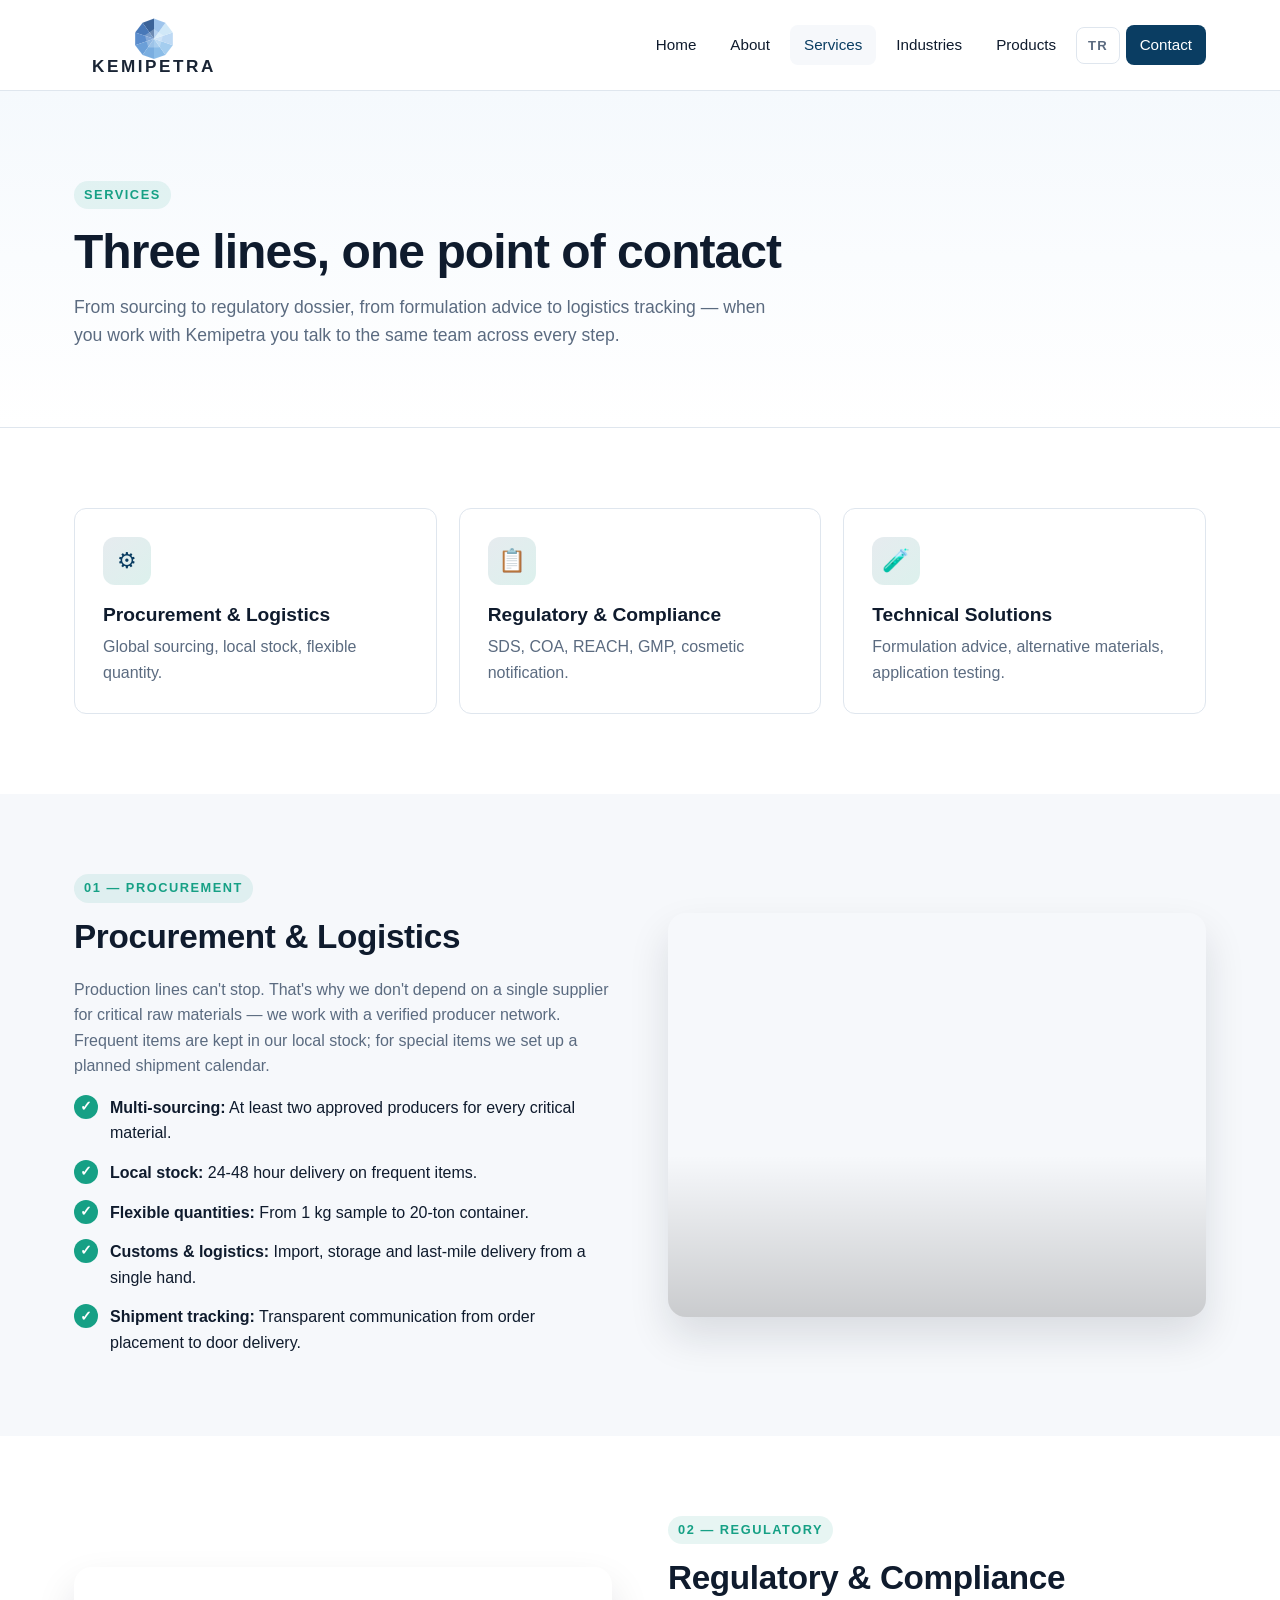
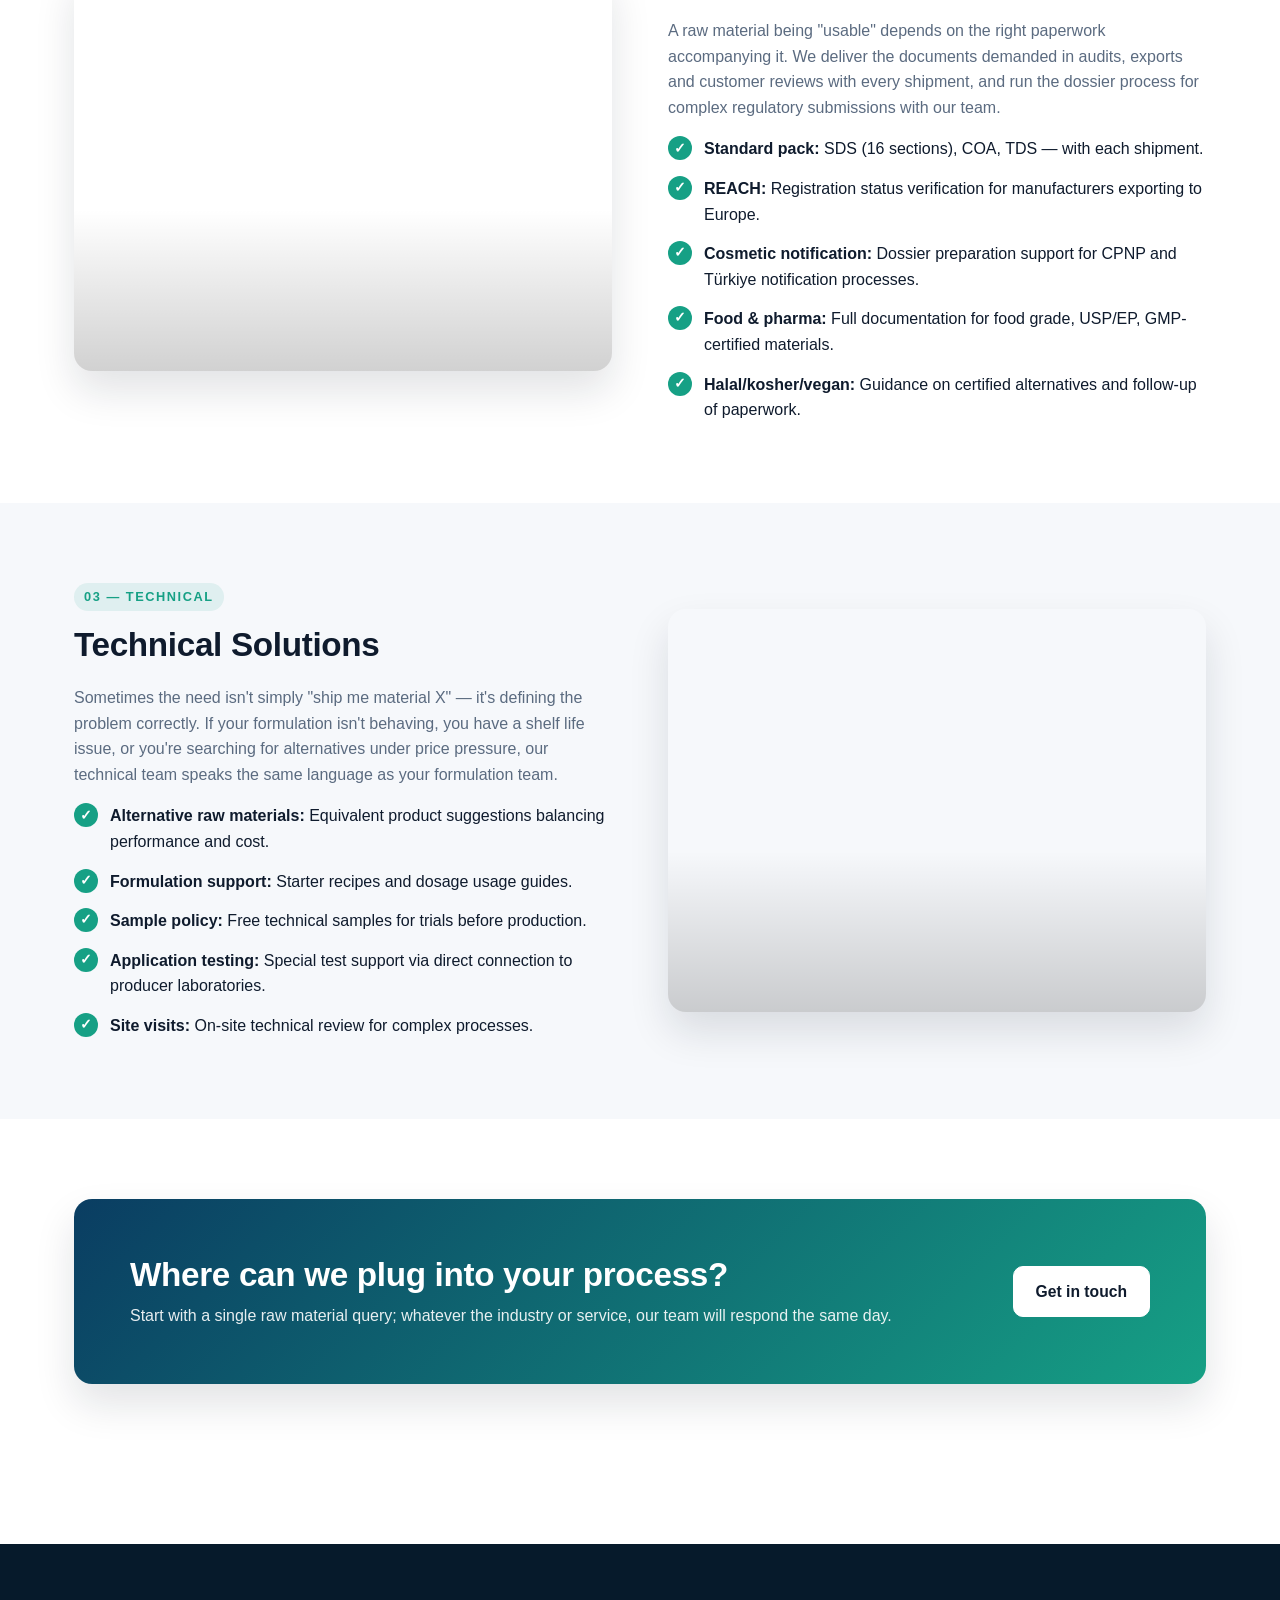
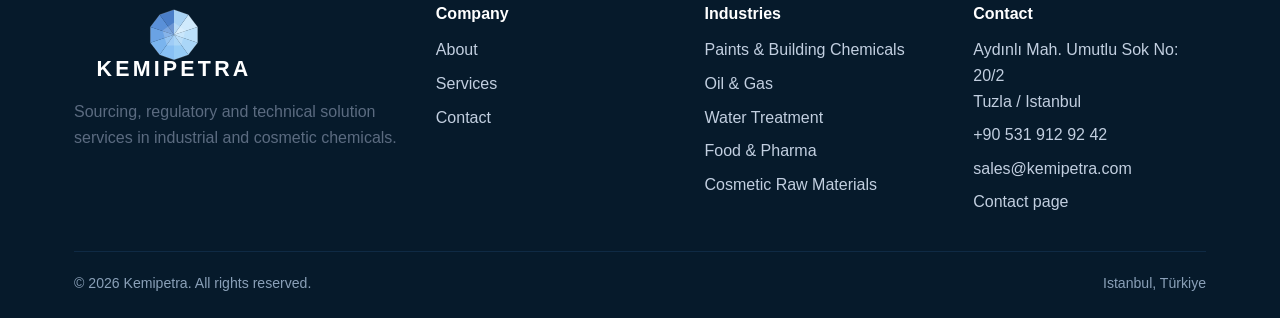
<file: en/services.html>
<!DOCTYPE html>
<html lang="en">
<head>
  <meta charset="UTF-8" />
  <meta name="viewport" content="width=device-width, initial-scale=1" />
  <link rel="canonical" href="https://kemipetra.com/en/services.html" />
  <title>Services — Kemipetra</title>
  <meta name="description" content="Procurement &amp; logistics, regulatory &amp; compliance, and technical solutions — Kemipetra's three main service lines for manufacturers." />
  <link rel="stylesheet" href="../assets/css/style.css" />
</head>
<body>

<header class="site-header">
  <div class="container nav">
    <a href="index.html" class="brand">
      <img src="../logo.svg" alt="Kemipetra" class="brand-logo" style="width:160px;height:auto;max-width:none;display:block;" />
    </a>
    <button class="nav-toggle" aria-label="Toggle menu" aria-expanded="false"><span></span></button>
    <ul class="nav-links">
      <li><a href="index.html">Home</a></li>
      <li><a href="about.html">About</a></li>
      <li><a href="services.html" class="active">Services</a></li>
      <li><a href="industries.html">Industries</a></li>
      <li><a href="products.html">Products</a></li>
      <li class="nav-lang"><a href="../hizmetler.html" aria-label="Türkçe">TR</a></li>
      <li><a href="contact.html" class="nav-cta">Contact</a></li>
    </ul>
  </div>
</header>

<section class="page-hero">
  <div class="container">
    <span class="eyebrow">Services</span>
    <h1>Three lines, one point of contact</h1>
    <p>From sourcing to regulatory dossier, from formulation advice to logistics tracking — when you work with Kemipetra you talk to the same team across every step.</p>
  </div>
</section>

<section class="section">
  <div class="container">
    <div class="grid cols-3">
      <a class="card" href="#procurement">
        <div class="icon">⚙</div>
        <h3>Procurement &amp; Logistics</h3>
        <p>Global sourcing, local stock, flexible quantity.</p>
      </a>
      <a class="card" href="#regulatory">
        <div class="icon">📋</div>
        <h3>Regulatory &amp; Compliance</h3>
        <p>SDS, COA, REACH, GMP, cosmetic notification.</p>
      </a>
      <a class="card" href="#technical">
        <div class="icon">🧪</div>
        <h3>Technical Solutions</h3>
        <p>Formulation advice, alternative materials, application testing.</p>
      </a>
    </div>
  </div>
</section>

<section class="section alt" id="procurement">
  <div class="container two-col">
    <div>
      <span class="eyebrow">01 — Procurement</span>
      <h2>Procurement &amp; Logistics</h2>
      <p>Production lines can't stop. That's why we don't depend on a single supplier for critical raw materials — we work with a verified producer network. Frequent items are kept in our local stock; for special items we set up a planned shipment calendar.</p>
      <ul class="feature-list">
        <li><span class="check">✓</span><div><strong>Multi-sourcing:</strong> At least two approved producers for every critical material.</div></li>
        <li><span class="check">✓</span><div><strong>Local stock:</strong> 24-48 hour delivery on frequent items.</div></li>
        <li><span class="check">✓</span><div><strong>Flexible quantities:</strong> From 1 kg sample to 20-ton container.</div></li>
        <li><span class="check">✓</span><div><strong>Customs &amp; logistics:</strong> Import, storage and last-mile delivery from a single hand.</div></li>
        <li><span class="check">✓</span><div><strong>Shipment tracking:</strong> Transparent communication from order placement to door delivery.</div></li>
      </ul>
    </div>
    <div class="image-block warehouse" aria-hidden="true"></div>
  </div>
</section>

<section class="section" id="regulatory">
  <div class="container two-col">
    <div class="image-block docs" aria-hidden="true"></div>
    <div>
      <span class="eyebrow">02 — Regulatory</span>
      <h2>Regulatory &amp; Compliance</h2>
      <p>A raw material being "usable" depends on the right paperwork accompanying it. We deliver the documents demanded in audits, exports and customer reviews with every shipment, and run the dossier process for complex regulatory submissions with our team.</p>
      <ul class="feature-list">
        <li><span class="check">✓</span><div><strong>Standard pack:</strong> SDS (16 sections), COA, TDS — with each shipment.</div></li>
        <li><span class="check">✓</span><div><strong>REACH:</strong> Registration status verification for manufacturers exporting to Europe.</div></li>
        <li><span class="check">✓</span><div><strong>Cosmetic notification:</strong> Dossier preparation support for CPNP and Türkiye notification processes.</div></li>
        <li><span class="check">✓</span><div><strong>Food &amp; pharma:</strong> Full documentation for food grade, USP/EP, GMP-certified materials.</div></li>
        <li><span class="check">✓</span><div><strong>Halal/kosher/vegan:</strong> Guidance on certified alternatives and follow-up of paperwork.</div></li>
      </ul>
    </div>
  </div>
</section>

<section class="section alt" id="technical">
  <div class="container two-col">
    <div>
      <span class="eyebrow">03 — Technical</span>
      <h2>Technical Solutions</h2>
      <p>Sometimes the need isn't simply "ship me material X" — it's defining the problem correctly. If your formulation isn't behaving, you have a shelf life issue, or you're searching for alternatives under price pressure, our technical team speaks the same language as your formulation team.</p>
      <ul class="feature-list">
        <li><span class="check">✓</span><div><strong>Alternative raw materials:</strong> Equivalent product suggestions balancing performance and cost.</div></li>
        <li><span class="check">✓</span><div><strong>Formulation support:</strong> Starter recipes and dosage usage guides.</div></li>
        <li><span class="check">✓</span><div><strong>Sample policy:</strong> Free technical samples for trials before production.</div></li>
        <li><span class="check">✓</span><div><strong>Application testing:</strong> Special test support via direct connection to producer laboratories.</div></li>
        <li><span class="check">✓</span><div><strong>Site visits:</strong> On-site technical review for complex processes.</div></li>
      </ul>
    </div>
    <div class="image-block testing" aria-hidden="true"></div>
  </div>
</section>

<section class="section">
  <div class="container">
    <div class="cta-banner">
      <div>
        <h2>Where can we plug into your process?</h2>
        <p>Start with a single raw material query; whatever the industry or service, our team will respond the same day.</p>
      </div>
      <a href="contact.html" class="btn btn-outline">Get in touch</a>
    </div>
  </div>
</section>

<footer class="site-footer">
  <div class="container">
    <div class="footer-grid">
      <div>
        <a href="index.html"><img src="../logo-light.svg" alt="Kemipetra" class="footer-logo" /></a>
        <p>Sourcing, regulatory and technical solution services in industrial and cosmetic chemicals.</p>
      </div>
      <div>
        <h4>Company</h4>
        <ul>
          <li><a href="about.html">About</a></li>
          <li><a href="services.html">Services</a></li>
          <li><a href="contact.html">Contact</a></li>
        </ul>
      </div>
      <div>
        <h4>Industries</h4>
        <ul>
          <li><a href="industries.html#coating">Paints &amp; Building Chemicals</a></li>
          <li><a href="industries.html#oil-gas">Oil &amp; Gas</a></li>
          <li><a href="industries.html#water">Water Treatment</a></li>
          <li><a href="industries.html#food-pharma">Food &amp; Pharma</a></li>
          <li><a href="industries.html#cosmetic">Cosmetic Raw Materials</a></li>
        </ul>
      </div>
      <div>
        <h4>Contact</h4>
        <ul>
          <li>Aydınlı Mah. Umutlu Sok No: 20/2<br/>Tuzla / Istanbul</li>
          <li><a href="tel:+905319129242">+90 531 912 92 42</a></li>
          <li><a href="mailto:sales@kemipetra.com">sales@kemipetra.com</a></li>
          <li><a href="contact.html">Contact page</a></li>
        </ul>
      </div>
    </div>
    <div class="footer-bottom">
      <span>&copy; <span id="year">2026</span> Kemipetra. All rights reserved.</span>
      <span>Istanbul, Türkiye</span>
    </div>
  </div>
</footer>

<script src="../assets/js/main.js"></script>
</body>
</html>
</file>
<file: assets/css/style.css>
/* === Kemipetra static site === */

:root {
  --color-bg: #ffffff;
  --color-surface: #f6f8fb;
  --color-surface-2: #eef2f7;
  --color-text: #0f1b2d;
  --color-muted: #5b6b80;
  --color-border: #dfe6ee;
  --color-primary: #0a3d62;
  --color-primary-dark: #062a44;
  --color-accent: #16a085;
  --color-accent-dark: #0e7a64;
  --shadow-sm: 0 1px 2px rgba(15, 27, 45, .06), 0 1px 3px rgba(15, 27, 45, .08);
  --shadow-md: 0 6px 16px rgba(15, 27, 45, .08);
  --shadow-lg: 0 20px 40px rgba(15, 27, 45, .12);
  --radius-sm: 6px;
  --radius-md: 12px;
  --radius-lg: 18px;
  --container: 1180px;
  --header-h: 90px;
  --font-sans: -apple-system, BlinkMacSystemFont, "Segoe UI", Roboto, "Helvetica Neue", Arial, sans-serif;
}

* { box-sizing: border-box; }

html { scroll-behavior: smooth; }

body {
  margin: 0;
  font-family: var(--font-sans);
  color: var(--color-text);
  background: var(--color-bg);
  line-height: 1.6;
  -webkit-font-smoothing: antialiased;
}

img { max-width: 100%; display: block; }

a { color: var(--color-primary); text-decoration: none; transition: color .2s; }
a:hover { color: var(--color-accent); }

h1, h2, h3, h4 { font-weight: 700; line-height: 1.2; margin: 0 0 .6em; color: var(--color-text); }
h1 { font-size: clamp(2rem, 4vw, 3rem); letter-spacing: -0.02em; }
h2 { font-size: clamp(1.5rem, 2.6vw, 2.1rem); letter-spacing: -0.01em; }
h3 { font-size: 1.2rem; }
p { margin: 0 0 1em; color: var(--color-muted); }
p.lead { font-size: 1.15rem; color: var(--color-text); }

.container {
  max-width: var(--container);
  margin: 0 auto;
  padding: 0 24px;
}

/* === Header === */
.site-header {
  position: sticky; top: 0; z-index: 50;
  background: rgba(255,255,255,.92);
  backdrop-filter: saturate(180%) blur(10px);
  border-bottom: 1px solid var(--color-border);
}
.nav {
  height: var(--header-h);
  display: flex; align-items: center; justify-content: space-between; gap: 24px;
}
.brand { display: flex; align-items: center; gap: 10px; flex-shrink: 0; }
.brand-logo { width: 160px; height: auto; max-width: none; display: block; }
@media (max-width: 880px) { .brand-logo { width: 120px; } }
@media (max-width: 400px) { .brand-logo { width: 96px; } }

.nav-links { display: flex; gap: 6px; align-items: center; list-style: none; padding: 0; margin: 0; }
.nav-links a {
  display: inline-block; padding: 8px 14px; border-radius: 8px;
  color: var(--color-text); font-weight: 500; font-size: .95rem;
}
.nav-links a:hover { background: var(--color-surface); color: var(--color-primary); }
.nav-links a.active { color: var(--color-primary); background: var(--color-surface); }

.nav-cta { padding: 9px 16px; background: var(--color-primary); color: #fff !important; border-radius: 8px; font-weight: 600; }
.nav-cta:hover { background: var(--color-accent) !important; color: #fff !important; }

.nav-lang a {
  font-weight: 700; font-size: .82rem; letter-spacing: .08em;
  padding: 7px 11px; border-radius: 8px;
  border: 1px solid var(--color-border); color: var(--color-muted);
}
.nav-lang a:hover, .nav-lang a.active {
  border-color: var(--color-primary); color: var(--color-primary); background: var(--color-surface);
}

.nav-toggle {
  display: none; background: none; border: 0; cursor: pointer;
  width: 40px; height: 40px; border-radius: 8px;
  align-items: center; justify-content: center;
}
.nav-toggle span { display: block; width: 22px; height: 2px; background: var(--color-text); position: relative; }
.nav-toggle span::before, .nav-toggle span::after {
  content: ""; position: absolute; left: 0; width: 22px; height: 2px; background: var(--color-text);
}
.nav-toggle span::before { top: -7px; }
.nav-toggle span::after  { top:  7px; }

@media (max-width: 880px) {
  .nav-toggle { display: inline-flex; flex-shrink: 0; }
  .brand { white-space: nowrap; }
  .brand small { display: none; }
  .nav-links {
    position: fixed; top: var(--header-h); left: 0; right: 0;
    flex-direction: column; align-items: stretch; gap: 4px;
    background: #fff; padding: 14px;
    border-bottom: 1px solid var(--color-border);
    box-shadow: var(--shadow-md);
    visibility: hidden; opacity: 0; transform: translateY(-6px);
    transition: opacity .22s ease, transform .22s ease, visibility 0s .22s;
  }
  .nav-links.is-open {
    visibility: visible; opacity: 1; transform: translateY(0);
    transition: opacity .22s ease, transform .22s ease, visibility 0s;
  }
  .nav-links a { padding: 12px 14px; }
  .nav-cta { text-align: center; }
}

/* === Buttons === */
.btn {
  display: inline-flex; align-items: center; gap: 8px;
  padding: 12px 22px; font-weight: 600; font-size: .98rem;
  border-radius: 10px; border: 1px solid transparent; cursor: pointer;
  transition: transform .15s ease, background .2s, color .2s, border-color .2s;
}
.btn:hover { transform: translateY(-1px); }
.btn-primary { background: var(--color-primary); color: #fff !important; }
.btn-primary:hover { background: var(--color-primary-dark); }
.btn-accent { background: var(--color-accent); color: #fff !important; }
.btn-accent:hover { background: var(--color-accent-dark); }
.btn-outline { border-color: var(--color-border); color: var(--color-text) !important; background: #fff; }
.btn-outline:hover { border-color: var(--color-primary); color: var(--color-primary) !important; }

/* === Hero === */
.hero {
  position: relative; overflow: hidden;
  background:
    radial-gradient(1100px 500px at 110% -10%, rgba(22,160,133,.18), transparent 60%),
    radial-gradient(900px 500px at -10% 110%, rgba(10,61,98,.18), transparent 60%),
    linear-gradient(180deg, #f7fbff 0%, #ffffff 100%);
  padding: 80px 0 90px;
  border-bottom: 1px solid var(--color-border);
}
.hero-grid { display: grid; grid-template-columns: 1.1fr .9fr; gap: 56px; align-items: center; }
@media (max-width: 880px) { .hero-grid { grid-template-columns: 1fr; gap: 40px; } }

.eyebrow {
  display: inline-block; font-size: .8rem; letter-spacing: .12em; text-transform: uppercase;
  color: var(--color-accent); font-weight: 700; margin-bottom: 14px;
  padding: 4px 10px; background: rgba(22,160,133,.1); border-radius: 999px;
}
.hero h1 strong { background: linear-gradient(135deg, var(--color-primary), var(--color-accent)); -webkit-background-clip: text; background-clip: text; color: transparent; }
.hero-cta { display: flex; gap: 12px; flex-wrap: wrap; margin-top: 26px; }

.hero-logo { width: 220px; height: auto; display: block; margin-bottom: 24px; }
@media (max-width: 880px) { .hero-logo { width: 180px; } }

.hero-visual {
  position: relative; aspect-ratio: 1 / 1; max-width: 460px; margin-left: auto;
  border-radius: 24px; overflow: hidden;
  background: linear-gradient(135deg, #0a3d62 0%, #16a085 100%);
  box-shadow: var(--shadow-lg);
}
.hero-visual::before {
  content: ""; position: absolute; inset: 0;
  background:
    radial-gradient(circle at 30% 30%, rgba(255,255,255,.25), transparent 40%),
    radial-gradient(circle at 70% 70%, rgba(255,255,255,.15), transparent 40%);
}
.hero-visual .badges {
  position: absolute; inset: 0; display: grid; grid-template-columns: 1fr 1fr; gap: 14px; padding: 30px;
}
.hero-visual .badge {
  background: rgba(255,255,255,.14); backdrop-filter: blur(8px);
  border: 1px solid rgba(255,255,255,.28); border-radius: 14px;
  padding: 18px; color: #fff; display: flex; flex-direction: column; justify-content: space-between;
}
.hero-visual .badge .num { font-size: 1.6rem; font-weight: 800; }
.hero-visual .badge .lbl { font-size: .85rem; opacity: .9; }

/* === Sections === */
.section { padding: 80px 0; }
.section.alt { background: var(--color-surface); }
.section-head { max-width: 720px; margin: 0 auto 48px; text-align: center; }
.section-head .eyebrow { margin-bottom: 10px; }
.section-head p { font-size: 1.05rem; }

/* === Cards === */
.grid { display: grid; gap: 22px; }
.grid.cols-2 { grid-template-columns: repeat(2, 1fr); }
.grid.cols-3 { grid-template-columns: repeat(3, 1fr); }
.grid.cols-4 { grid-template-columns: repeat(4, 1fr); }
@media (max-width: 880px) {
  .grid.cols-2, .grid.cols-3, .grid.cols-4 { grid-template-columns: 1fr; }
}
@media (min-width: 580px) and (max-width: 880px) {
  .grid.cols-3, .grid.cols-4 { grid-template-columns: repeat(2, 1fr); }
}

.card {
  background: #fff; border: 1px solid var(--color-border); border-radius: var(--radius-md);
  padding: 28px; transition: transform .2s ease, box-shadow .2s ease, border-color .2s ease;
  display: flex; flex-direction: column;
}
.card:hover { transform: translateY(-3px); box-shadow: var(--shadow-md); border-color: transparent; }
.card .icon {
  width: 48px; height: 48px; border-radius: 12px;
  background: linear-gradient(135deg, rgba(10,61,98,.1), rgba(22,160,133,.15));
  color: var(--color-primary); display: grid; place-items: center; font-size: 1.4rem; margin-bottom: 18px;
}
.card h3 { margin-bottom: 8px; }
.card p { margin-bottom: 0; }

.card-link {
  margin-top: 16px; align-self: flex-start;
  font-weight: 600; color: var(--color-primary); display: inline-flex; align-items: center; gap: 6px;
}
.card-link::after { content: "→"; transition: transform .2s; }
.card-link:hover::after { transform: translateX(3px); }

/* === Feature list === */
.feature-list { list-style: none; padding: 0; margin: 0; display: grid; gap: 14px; }
.feature-list li { display: flex; gap: 12px; align-items: flex-start; }
.feature-list .check {
  flex: none; width: 24px; height: 24px; border-radius: 50%;
  background: var(--color-accent); color: #fff; display: grid; place-items: center; font-size: .85rem; font-weight: 700;
}

/* === Sector / industry tile === */
.tile {
  position: relative; overflow: hidden; border-radius: var(--radius-md);
  background: #fff; border: 1px solid var(--color-border);
  display: flex; flex-direction: column;
}
.tile-banner {
  aspect-ratio: 16 / 9; display: grid; place-items: center;
  color: #fff; font-weight: 800; font-size: 1.1rem;
  background-color: var(--color-surface-2); background-size: cover; background-position: center;
  text-shadow: 0 2px 10px rgba(0,0,0,.35); padding: 12px;
}
.tile-banner.coating  { background-image: linear-gradient(135deg, rgba(10,61,98,.45), rgba(31,111,163,.3)),  url('https://images.unsplash.com/photo-1582719471384-894fbb16e074?auto=format&fit=crop&w=900&q=70'); }
.tile-banner.oil      { background-image: linear-gradient(135deg, rgba(45,52,54,.45), rgba(99,110,114,.3)),  url('../img/oil-well.jpg'); }
.tile-banner.water    { background-image: linear-gradient(135deg, rgba(9,132,227,.45), rgba(0,206,201,.35)),  url('https://images.unsplash.com/photo-1437482078695-73f5ca6c96e2?auto=format&fit=crop&w=900&q=70'); }
.tile-banner.food     { background-image: linear-gradient(135deg, rgba(0,184,148,.55), rgba(106,176,76,.45)), url('https://images.unsplash.com/photo-1576091160399-112ba8d25d1d?auto=format&fit=crop&w=900&q=70'); }
.tile-banner.cosmetic { background-image: linear-gradient(135deg, rgba(176,106,179,.5), rgba(69,104,220,.4)), url('https://images.unsplash.com/photo-1556228720-195a672e8a03?auto=format&fit=crop&w=900&q=70'); }
.tile-body { padding: 22px 24px 24px; }
.tile-body h3 { margin-bottom: 6px; }

/* === Two column block === */
.two-col { display: grid; grid-template-columns: 1fr 1fr; gap: 56px; align-items: center; }
@media (max-width: 880px) { .two-col { grid-template-columns: 1fr; gap: 36px; } }

.image-block {
  border-radius: var(--radius-lg); overflow: hidden;
  background: linear-gradient(135deg, #0a3d62, #16a085);
  background-size: cover; background-position: center;
  aspect-ratio: 4 / 3; box-shadow: var(--shadow-lg);
  position: relative;
}
.image-block::after {
  content: ""; position: absolute; inset: 0;
  background:
    radial-gradient(circle at 20% 20%, rgba(255,255,255,.3), transparent 45%),
    radial-gradient(circle at 80% 80%, rgba(255,255,255,.18), transparent 45%);
}
.image-block.lab        { background-image: url('https://images.unsplash.com/photo-1532187863486-abf9dbad1b69?auto=format&fit=crop&w=1100&q=70'); }
.image-block.warehouse  { background-image: url('https://images.unsplash.com/photo-1586528116311-ad8dd3c8310d?auto=format&fit=crop&w=1100&q=70'); }
.image-block.docs       { background-image: url('https://images.unsplash.com/photo-1450101499163-c8848c66ca85?auto=format&fit=crop&w=1100&q=70'); }
.image-block.testing    { background-image: url('https://images.unsplash.com/photo-1579165466949-3180a3d056d5?auto=format&fit=crop&w=1100&q=70'); }
.image-block.team       { background-image: url('../img/chem-plant.jpg'); }
.image-block.office     { background-image: url('https://images.unsplash.com/photo-1497366754035-f200968a6e72?auto=format&fit=crop&w=1100&q=70'); }
.image-block.coating-img  { background-image: url('https://images.unsplash.com/photo-1582719471384-894fbb16e074?auto=format&fit=crop&w=1100&q=70'); }
.image-block.oil-img      { background-image: url('../img/oil-well.jpg'); }
.image-block.water-img    { background-image: url('https://images.unsplash.com/photo-1437482078695-73f5ca6c96e2?auto=format&fit=crop&w=1100&q=70'); }
.image-block.food-img     { background-image: url('https://images.unsplash.com/photo-1576091160399-112ba8d25d1d?auto=format&fit=crop&w=1100&q=70'); }
.image-block.cosmetic-img { background-image: url('https://images.unsplash.com/photo-1571781926291-c477ebfd024b?auto=format&fit=crop&w=1100&q=70'); }
.image-block[class*="-img"]::after,
.image-block.lab::after, .image-block.warehouse::after, .image-block.docs::after,
.image-block.testing::after, .image-block.team::after, .image-block.office::after {
  background: linear-gradient(180deg, transparent 60%, rgba(0,0,0,.18));
}

/* === Stats === */
.stats { display: grid; grid-template-columns: repeat(4, 1fr); gap: 24px; text-align: center; }
@media (max-width: 880px) { .stats { grid-template-columns: repeat(2, 1fr); } }
.stat .num { font-size: 2.4rem; font-weight: 800; color: var(--color-primary); letter-spacing: -0.02em; }
.stat .lbl { color: var(--color-muted); font-size: .95rem; }

/* === CTA banner === */
.cta-banner {
  border-radius: var(--radius-lg); padding: 56px;
  background: linear-gradient(135deg, var(--color-primary), var(--color-accent));
  color: #fff; display: flex; align-items: center; justify-content: space-between; gap: 36px;
  box-shadow: var(--shadow-lg);
}
.cta-banner h2 { color: #fff; margin: 0; }
.cta-banner p { color: rgba(255,255,255,.9); margin: 8px 0 0; }
.cta-banner .btn-outline { background: #fff; border-color: #fff; }
@media (max-width: 880px) { .cta-banner { flex-direction: column; align-items: flex-start; padding: 36px; } }

/* === Page hero (sub pages) === */
.page-hero {
  padding: 90px 0 60px;
  background: linear-gradient(180deg, #f5f9fd 0%, #ffffff 100%);
  border-bottom: 1px solid var(--color-border);
}
.page-hero h1 { margin-bottom: 12px; }
.page-hero p { font-size: 1.1rem; max-width: 720px; }

/* === Blog cards === */
.blog-card {
  background: #fff; border: 1px solid var(--color-border); border-radius: var(--radius-md);
  overflow: hidden; display: flex; flex-direction: column;
  transition: transform .2s ease, box-shadow .2s ease;
}
.blog-card:hover { transform: translateY(-3px); box-shadow: var(--shadow-md); }
.blog-cover { aspect-ratio: 16 / 9; background-size: cover; background-position: center; }
.blog-cover.c1 { background-image: linear-gradient(135deg, rgba(69,104,220,.35), rgba(176,106,179,.35)), url('https://images.unsplash.com/photo-1571781926291-c477ebfd024b?auto=format&fit=crop&w=900&q=70'); }
.blog-cover.c2 { background-image: linear-gradient(135deg, rgba(10,61,98,.4), rgba(22,160,133,.35)),    url('https://images.unsplash.com/photo-1437482078695-73f5ca6c96e2?auto=format&fit=crop&w=900&q=70'); }
.blog-cover.c3 { background-image: linear-gradient(135deg, rgba(0,184,148,.4), rgba(9,132,227,.35)),    url('https://images.unsplash.com/photo-1450101499163-c8848c66ca85?auto=format&fit=crop&w=900&q=70'); }
.blog-cover.c4 { background-image: linear-gradient(135deg, rgba(211,84,0,.3), rgba(243,156,18,.25)),    url('https://images.unsplash.com/photo-1582719471384-894fbb16e074?auto=format&fit=crop&w=900&q=70'); }
.blog-body { padding: 22px 24px 24px; display: flex; flex-direction: column; gap: 8px; flex: 1; }
.blog-meta { font-size: .82rem; color: var(--color-muted); display: flex; gap: 10px; }
.blog-meta .tag { background: var(--color-surface); padding: 2px 10px; border-radius: 999px; color: var(--color-primary); font-weight: 600; }
.blog-card h3 { margin: 0 0 4px; font-size: 1.15rem; }
.blog-card p { margin: 0; }
.blog-card .card-link { margin-top: auto; }

/* === Product table === */
.product-table-wrap {
  border: 1px solid var(--color-border);
  border-radius: var(--radius-md);
  overflow: hidden;
  background: #fff;
}
.product-table {
  width: 100%;
  border-collapse: collapse;
}
.product-table thead th {
  background: var(--color-surface);
  padding: 11px 18px;
  text-align: left;
  font-size: .78rem;
  font-weight: 700;
  color: var(--color-muted);
  text-transform: uppercase;
  letter-spacing: .07em;
  border-bottom: 1px solid var(--color-border);
}
.product-table th.num-col, .product-table td.num-col {
  width: 52px; text-align: center; color: var(--color-muted); font-size: .82rem;
}
.product-table th.sector-col, .product-table td.sector-col { width: 200px; }
.product-table th.note-col,   .product-table td.note-col   { width: 130px; color: var(--color-muted); font-size: .85rem; }
.product-table td {
  padding: 10px 18px;
  border-bottom: 1px solid var(--color-border);
  font-size: .93rem;
  color: var(--color-text);
}
.product-table tbody tr:last-child td { border-bottom: none; }
.product-table tbody tr:not(.group-row):hover td { background: var(--color-surface); }
.product-table .group-row td {
  background: linear-gradient(90deg, rgba(10,61,98,.06) 0%, rgba(22,160,133,.04) 100%);
  font-weight: 700; font-size: .88rem; color: var(--color-primary);
  padding: 10px 18px; letter-spacing: .01em;
  border-bottom: 1px solid var(--color-border);
}
.product-table .group-row .pill {
  font-size: .68rem; padding: 2px 8px; border-radius: 999px;
  background: rgba(10,61,98,.08); color: var(--color-primary);
  font-weight: 600; letter-spacing: .05em; text-transform: uppercase; margin-left: 8px;
  border: 1px solid rgba(10,61,98,.12);
}
@media (max-width: 640px) {
  .product-table th.sector-col, .product-table td.sector-col,
  .product-table th.note-col,   .product-table td.note-col   { display: none; }
  .product-table th.num-col,    .product-table td.num-col    { display: none; }
}

/* === Footer logo === */
.footer-logo { width: 200px; height: auto; display: block; margin-bottom: 18px; }

/* === Footer === */
.site-footer { background: #061a2b; color: #c2cfe0; padding: 60px 0 24px; margin-top: 80px; }
.site-footer a { color: #c2cfe0; }
.site-footer a:hover { color: #fff; }
.footer-grid { display: grid; grid-template-columns: 1.4fr 1fr 1fr 1fr; gap: 36px; margin-bottom: 36px; }
@media (max-width: 880px) { .footer-grid { grid-template-columns: 1fr 1fr; gap: 32px; } }
@media (max-width: 580px) { .footer-grid { grid-template-columns: 1fr; } }
.footer-grid h4 { color: #fff; font-size: 1rem; margin-bottom: 14px; }
.footer-grid ul { list-style: none; padding: 0; margin: 0; display: grid; gap: 8px; }
.footer-bottom {
  border-top: 1px solid #0f2a44; padding-top: 20px;
  display: flex; justify-content: space-between; align-items: center; flex-wrap: wrap; gap: 12px;
  font-size: .88rem; color: #8aa0b8;
}

/* === Notice / placeholder banner === */
.notice {
  background: #fff8e1; border: 1px solid #ffe082; color: #6d4c00;
  padding: 18px 22px; border-radius: var(--radius-md);
  display: flex; gap: 12px; align-items: flex-start;
}
.notice strong { color: #5d3f00; }
</file>
